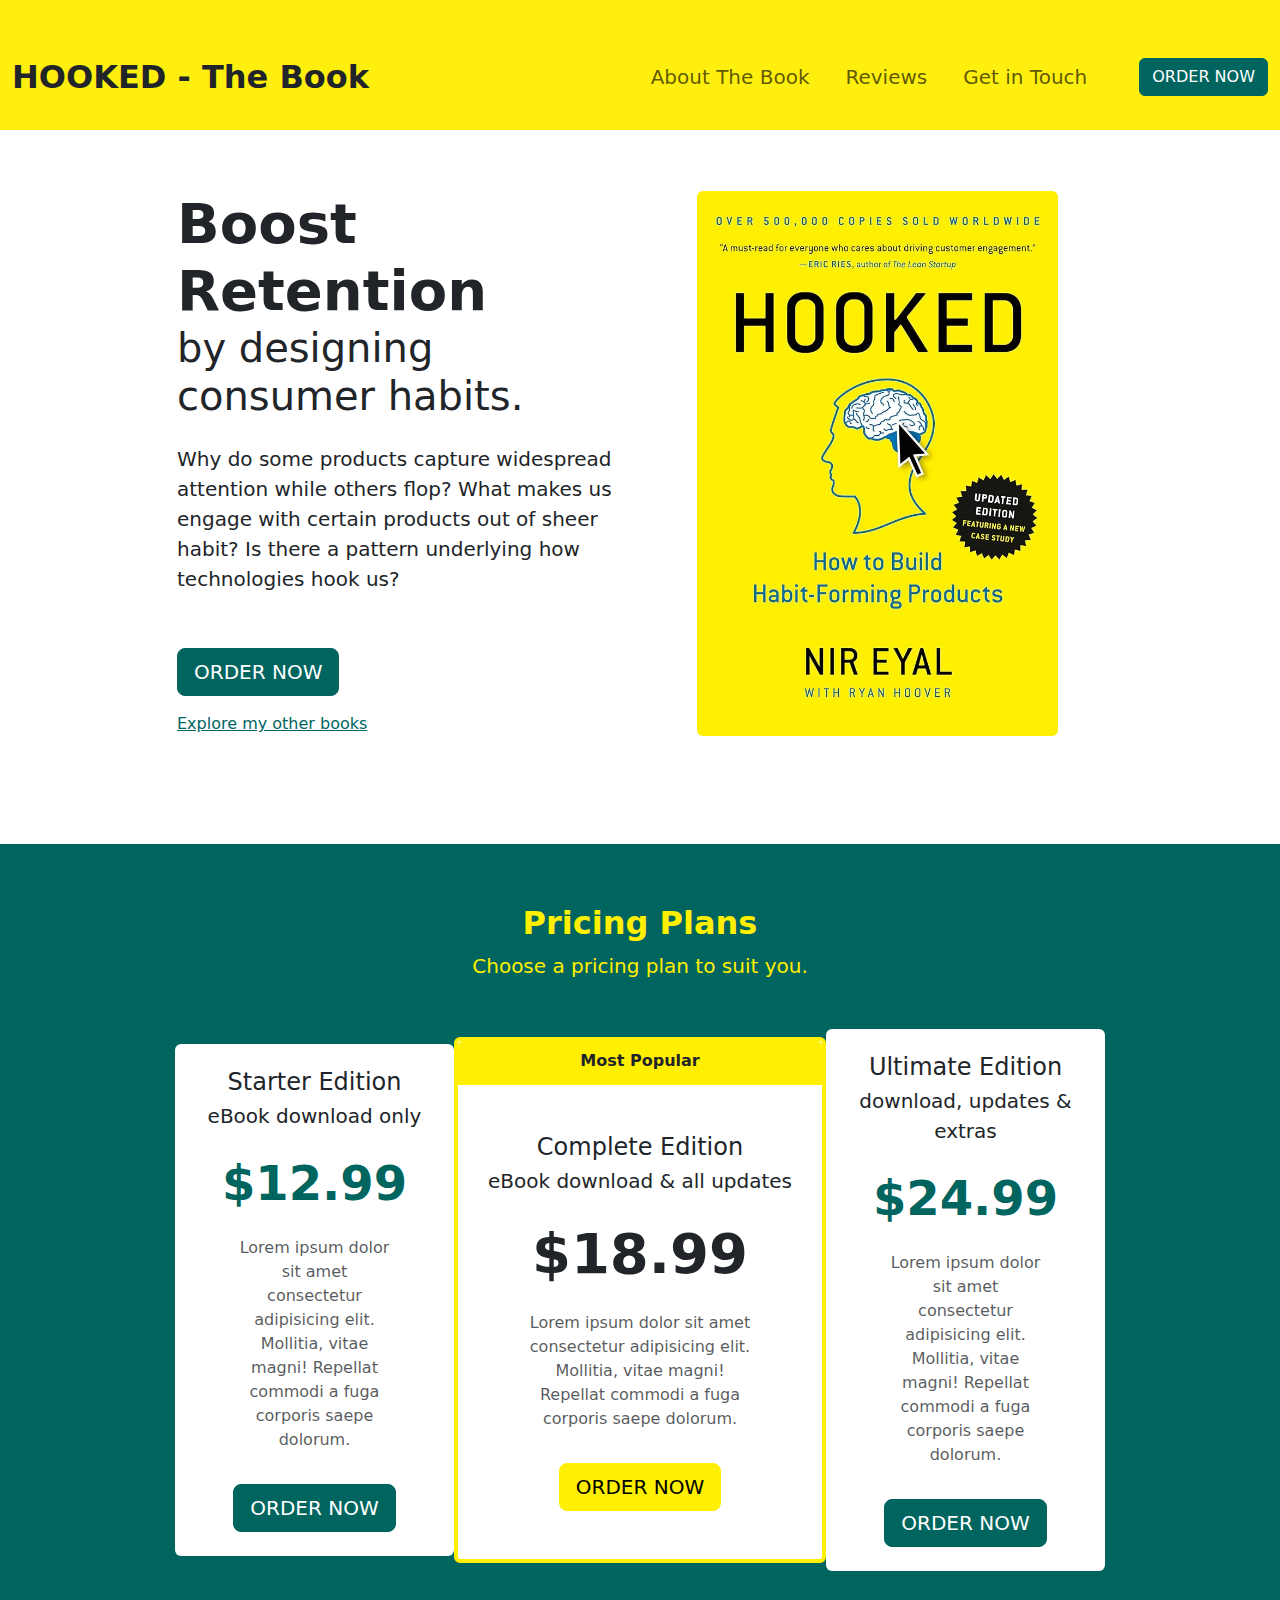
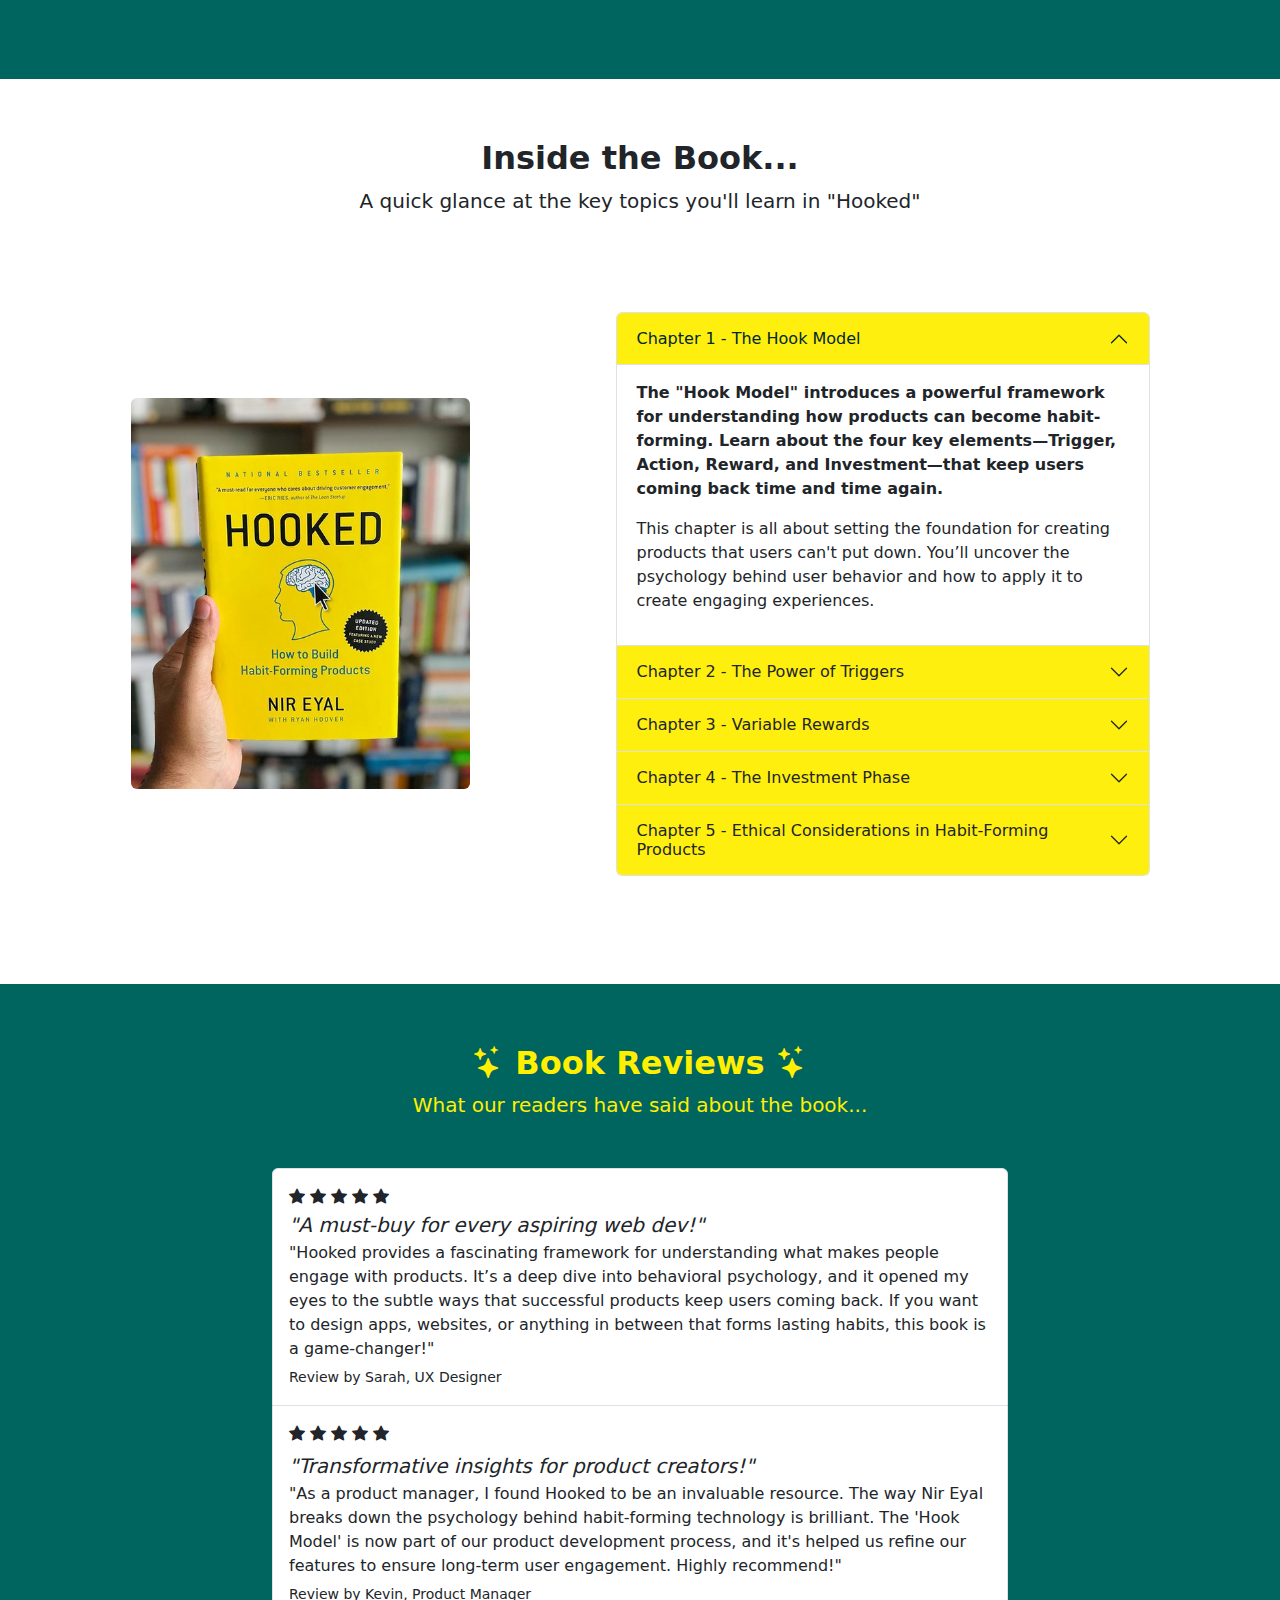
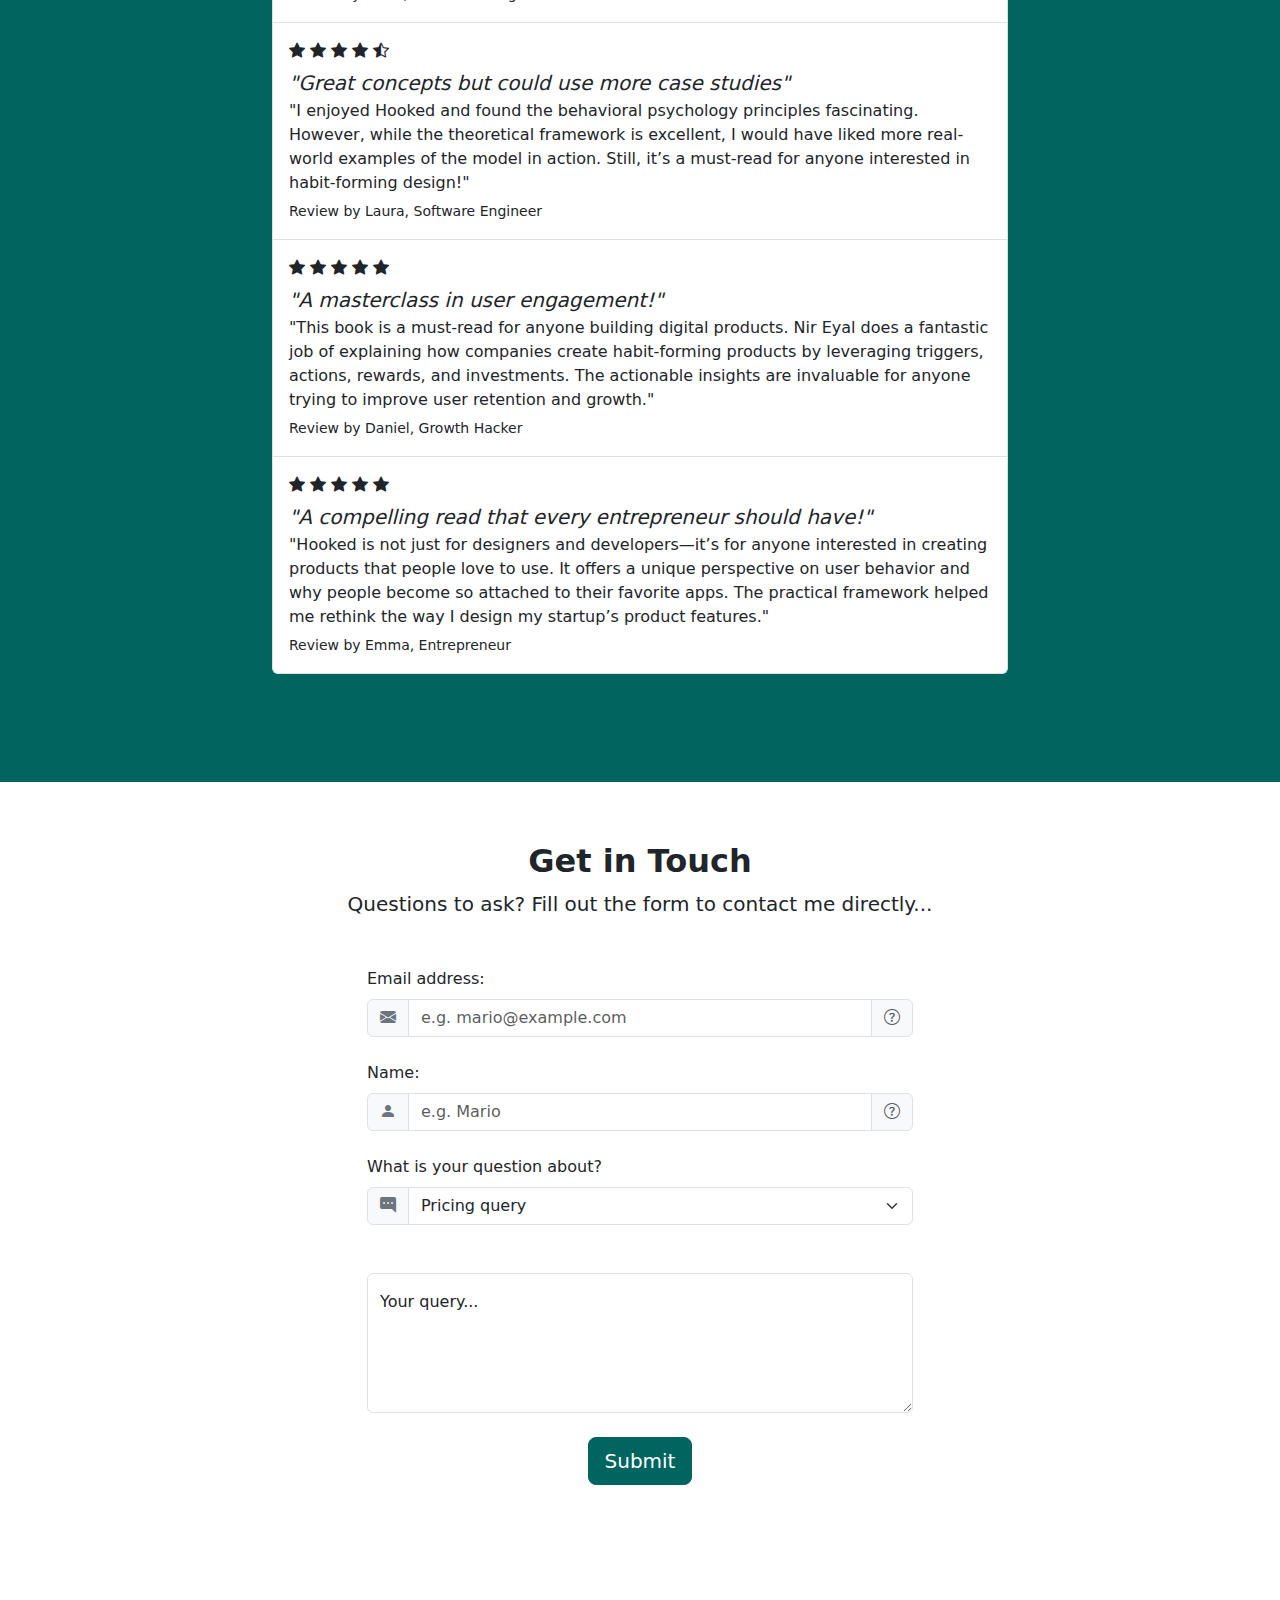
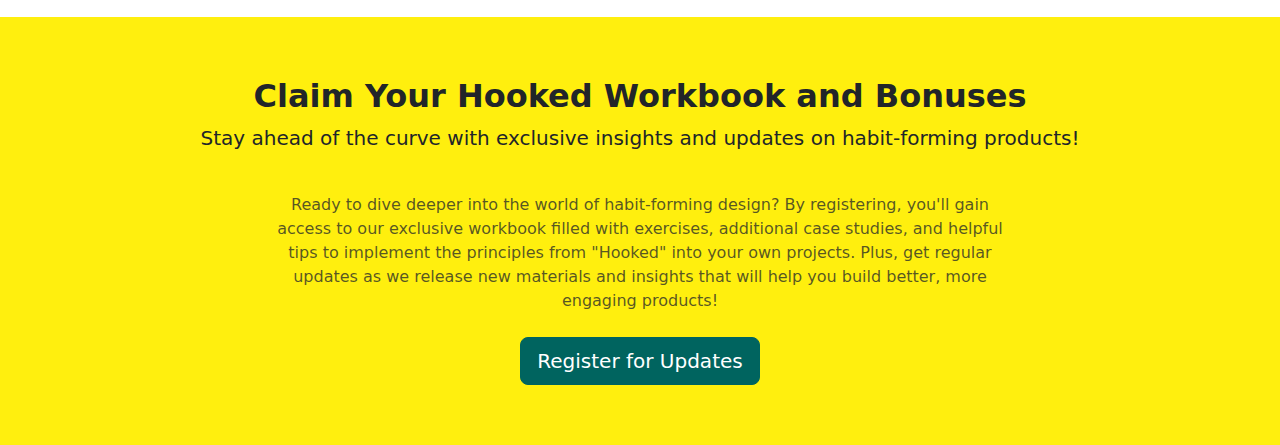
<file: index.html>
<!DOCTYPE html>
<html lang="en">
  <head>
    <meta charset="UTF-8" />
    <meta http-equiv="X-UA-Compatible" content="IE=edge" />
    <meta name="viewport" content="width=device-width, initial-scale=1.0" />
    <title>Hooked - The Book</title>

    <!-- Bootstrap Icons -->
    <link
      rel="stylesheet"
      href="https://cdn.jsdelivr.net/npm/bootstrap-icons@1.5.0/font/bootstrap-icons.css"
    />

    <!-- Main stylesheet (minified) -->
    <link href="css/main.min.css" rel="stylesheet" />

    <!-- Google Fonts -->
    <link
      href="https://fonts.googleapis.com/css2?family=Bebas+Neue&display=swap"
      rel="stylesheet"
    />
    <link
      href="https://fonts.googleapis.com/css2?family=Bebas+Neue&family=Open+Sans:wght@400;600&display=swap"
      rel="stylesheet"
    />

    <style>
      section {
        padding: 60px 0;
      }
    </style>
  </head>

  <body>
    <!-- Navbar -->
    <nav class="navbar navbar-expand-md pt-5 pb-4" style="background-color: #ffef0e">
      <div class="container-xxl">
        <!-- Navbar brand / title -->
        <a class="navbar-brand" href="#intro">
          <span class="text-dark fw-bold title-text">HOOKED - The Book</span>
        </a>

        <!-- Mobile toggle button -->
        <button
          class="navbar-toggler"
          type="button"
          data-bs-toggle="collapse"
          data-bs-target="#main-nav"
          aria-controls="main-nav"
          aria-expanded="false"
          aria-label="Toggle navigation"
        >
          <span class="navbar-toggler-icon"></span>
        </button>

        <!-- Navbar links -->
        <div class="collapse navbar-collapse" id="main-nav">
          <ul class="navbar-nav ms-auto">
            <!-- Navigation links -->
            <li class="nav-item">
              <a class="nav-link fs-5" href="#topics">About The Book</a>
            </li>
            <li class="nav-item">
              <a class="nav-link fs-5" href="#reviews">Reviews</a>
            </li>
            <li class="nav-item">
              <a class="nav-link fs-5" href="#contact">Get in Touch</a>
            </li>
            <li class="nav-item d-md-none">
              <a class="nav-link fs-5" href="#pricing">Pricing</a>
            </li>
          </ul>

          <!-- Call to action button -->
          <ul class="navbar-nav ms-4">
            <li class="nav-item d-none d-md-inline">
              <a class="btn btn-primary" href="#pricing">ORDER NOW</a>
            </li>
          </ul>
        </div>
      </div>
    </nav>

    <!-- Main Image & Intro Text -->
    <section id="intro">
      <div class="container-lg">
        <div class="row g-4 justify-content-center align-items-center">
          <!-- Intro Text Block -->
          <div class="col-md-5 text-center text-md-start">
            <h1>
              <div class="display-4 fw-bold">Boost Retention</div>
              <div class="display-6">by designing consumer habits.</div>
            </h1>
            <p class="lead my-4">
              Why do some products capture widespread attention while others
              flop? What makes us engage with certain products out of sheer
              habit? Is there a pattern underlying how technologies hook us?
            </p>

            <!-- Call to Action Button -->
            <a href="#pricing" class="btn btn-primary btn-lg">ORDER NOW</a>

            <!-- Open Sidebar / Offcanvas -->
            <a
              href="#sidebar"
              class="d-block mt-3"
              data-bs-toggle="offcanvas"
              role="button"
              aria-controls="sidebar"
            >
              Explore my other books
            </a>
          </div>

          <!-- Image Block (Visible on md and above) -->
          <div class="col-md-5 text-center d-none d-md-block">
            <span
              class="tt"
              data-bs-placement="bottom"
              title="Net Ninja Pro book cover"
            >
              <img
                src="assets/6.jpg"
                class="img-fluid smaller-img rounded"
                alt="ebook"
              />
            </span>
          </div>
        </div>
      </div>
    </section>

    <!-- Pricing Plans Section -->
    <section id="pricing" class="bg-primary mt-5">
      <div class="container-lg">
        <div class="text-center">
          <h2 class="text-altyellow fw-bold">Pricing Plans</h2>
          <p class="lead text-altyellow">Choose a pricing plan to suit you.</p>
        </div>

        <!-- Pricing Cards -->
        <div class="row my-5 g-0 align-items-center justify-content-center">
          <!-- Starter Edition Card -->
          <div class="col-8 col-lg-4 col-xl-3">
            <div class="card border-0">
              <div class="card-body text-center py-4">
                <h4 class="card-title">Starter Edition</h4>
                <p class="lead card-subtitle">eBook download only</p>
                <p class="display-5 my-4 text-primary fw-bold">$12.99</p>
                <p class="card-text mx-5 text-muted d-none d-lg-block">
                  Lorem ipsum dolor sit amet consectetur adipisicing elit.
                  Mollitia, vitae magni! Repellat commodi a fuga corporis saepe
                  dolorum.
                </p>
                <a href="#" class="btn btn-primary btn-lg mt-3">ORDER NOW</a>
              </div>
            </div>
          </div>

          <!-- Complete Edition Card (Most Popular) -->
          <div class="col-9 col-lg-4">
            <div class="card border-altyellow border-4">
              <div
                class="card-header text-center fw-bold border-altyellow border-4 bg-altyellow"
              >
                Most Popular
              </div>
              <div class="card-body text-center py-5">
                <h4 class="card-title">Complete Edition</h4>
                <p class="lead card-subtitle">eBook download & all updates</p>
                <p class="display-4 my-4 fw-bold">$18.99</p>
                <p class="card-text mx-5 text-muted d-none d-lg-block">
                  Lorem ipsum dolor sit amet consectetur adipisicing elit.
                  Mollitia, vitae magni! Repellat commodi a fuga corporis saepe
                  dolorum.
                </p>
                <a href="#" class="btn btn-altyellow btn-lg mt-3">ORDER NOW</a>
              </div>
            </div>
          </div>

          <!-- Ultimate Edition Card -->
          <div class="col-8 col-lg-4 col-xl-3">
            <div class="card border-0">
              <div class="card-body text-center py-4">
                <h4 class="card-title">Ultimate Edition</h4>
                <p class="lead card-subtitle">download, updates & extras</p>
                <p class="display-5 my-4 text-primary fw-bold">$24.99</p>
                <p class="card-text mx-5 text-muted d-none d-lg-block">
                  Lorem ipsum dolor sit amet consectetur adipisicing elit.
                  Mollitia, vitae magni! Repellat commodi a fuga corporis saepe
                  dolorum.
                </p>
                <a href="#" class="btn btn-primary btn-lg mt-3">ORDER NOW</a>
              </div>
            </div>
          </div>
        </div>
      </div>
    </section>

    <!-- Topics at a Glance Section -->
    <section id="topics">
      <div class="container-md">
        <!-- Section Title -->
        <div class="text-center">
          <h2 class="fw-bold">Inside the Book...</h2>
          <p class="lead">
            A quick glance at the key topics you'll learn in "Hooked"
          </p>
        </div>

        <!-- Topics Content -->
        <div class="row my-5 g-5 justify-content-around align-items-center">
          <!-- Image Section -->
          <div class="col-6 col-lg-4">
            <img
              src="assets/Screenshot 2024-11-27 at 18-13-36 Ravi Shah Book Reviewer “Hooked by Nir Eyal” A definitive guide to driving customer engagement and habit formation. It is a very well-researched concise and... Instagram.png"
              class="img-fluid rounded"
              alt="ebook"
            />
          </div>

          <!-- Accordion Section -->
          <div class="col-lg-6">
            <div class="accordion" id="chapters">
              <!-- Chapter 1 -->
              <div class="accordion-item">
                <h2 class="accordion-header" id="heading-1">
                  <button
                    class="accordion-button"
                    type="button"
                    data-bs-toggle="collapse"
                    data-bs-target="#chapter-1"
                    aria-expanded="true"
                    aria-controls="chapter-1"
                    style="background-color: #ffef0e"
                  >
                    Chapter 1 - The Hook Model
                  </button>
                </h2>
                <div
                  id="chapter-1"
                  class="accordion-collapse collapse show"
                  aria-labelledby="heading-1"
                  data-bs-parent="#chapters"
                >
                  <div class="accordion-body">
                    <p class="fw-bold">
                      The "Hook Model" introduces a powerful framework for
                      understanding how products can become habit-forming. Learn
                      about the four key elements—Trigger, Action, Reward, and
                      Investment—that keep users coming back time and time
                      again.
                    </p>
                    <p>
                      This chapter is all about setting the foundation for
                      creating products that users can't put down. You’ll
                      uncover the psychology behind user behavior and how to
                      apply it to create engaging experiences.
                    </p>
                  </div>
                </div>
              </div>

              <!-- Chapter 2 -->
              <div class="accordion-item">
                <h2 class="accordion-header" id="heading-2">
                  <button
                    class="accordion-button collapsed"
                    type="button"
                    data-bs-toggle="collapse"
                    data-bs-target="#chapter-2"
                    aria-expanded="false"
                    aria-controls="chapter-2"
                    style="background-color: #ffef0e"
                  >
                    Chapter 2 - The Power of Triggers
                  </button>
                </h2>
                <div
                  id="chapter-2"
                  class="accordion-collapse collapse"
                  aria-labelledby="heading-2"
                  data-bs-parent="#chapters"
                >
                  <div class="accordion-body">
                    <p>
                      In this chapter, we explore the role of "triggers" in
                      habit formation—both external and internal triggers that
                      prompt user behavior. Learn how to craft effective
                      triggers that bring users back to your product, time and
                      time again.
                    </p>
                    <p>
                      Discover the two types of triggers and how they can be
                      used to create seamless user experiences that nudge people
                      into action. Learn about "external triggers" like
                      notifications and "internal triggers" like emotions or
                      routines.
                    </p>
                  </div>
                </div>
              </div>

              <!-- Chapter 3 -->
              <div class="accordion-item">
                <h2 class="accordion-header" id="heading-3">
                  <button
                    class="accordion-button collapsed"
                    type="button"
                    data-bs-toggle="collapse"
                    data-bs-target="#chapter-3"
                    aria-expanded="false"
                    aria-controls="chapter-3"
                    style="background-color: #ffef0e"
                  >
                    Chapter 3 - Variable Rewards
                  </button>
                </h2>
                <div
                  id="chapter-3"
                  class="accordion-collapse collapse"
                  aria-labelledby="heading-3"
                  data-bs-parent="#chapters"
                >
                  <div class="accordion-body">
                    <p>
                      One of the most powerful drivers of habit-forming behavior
                      is the concept of "variable rewards." In this chapter,
                      you'll learn why uncertainty is so addictive and how you
                      can apply this principle to your product design.
                    </p>
                    <p>
                      We'll dive into different types of rewards—material,
                      social, and informational—and how they influence user
                      engagement. By creating variable rewards, you can increase
                      user retention and keep them engaged over the long term.
                    </p>
                  </div>
                </div>
              </div>

              <!-- Chapter 4 -->
              <div class="accordion-item">
                <h2 class="accordion-header" id="heading-4">
                  <button
                    class="accordion-button collapsed"
                    type="button"
                    data-bs-toggle="collapse"
                    data-bs-target="#chapter-4"
                    aria-expanded="false"
                    aria-controls="chapter-4"
                    style="background-color: #ffef0e"
                  >
                    Chapter 4 - The Investment Phase
                  </button>
                </h2>
                <div
                  id="chapter-4"
                  class="accordion-collapse collapse"
                  aria-labelledby="heading-4"
                  data-bs-parent="#chapters"
                >
                  <div class="accordion-body">
                    <p>
                      The final element of the "Hook Model" is investment, where
                      users put something into the product—whether it’s time,
                      data, effort, or money. The more invested a user is, the
                      more likely they are to return.
                    </p>
                    <p>
                      This chapter covers how to leverage investments to build
                      user commitment. Learn how to design products that
                      encourage users to put in the work—ultimately creating a
                      cycle that keeps them engaged and returning.
                    </p>
                  </div>
                </div>
              </div>

              <!-- Chapter 5 -->
              <div class="accordion-item">
                <h2 class="accordion-header" id="heading-5">
                  <button
                    class="accordion-button collapsed"
                    type="button"
                    data-bs-toggle="collapse"
                    data-bs-target="#chapter-5"
                    aria-expanded="false"
                    aria-controls="chapter-5"
                    style="background-color: #ffef0e"
                  >
                    Chapter 5 - Ethical Considerations in Habit-Forming Products
                  </button>
                </h2>
                <div
                  id="chapter-5"
                  class="accordion-collapse collapse"
                  aria-labelledby="heading-5"
                  data-bs-parent="#chapters"
                >
                  <div class="accordion-body">
                    <p>
                      As designers and creators, we must think about the ethical
                      implications of building habit-forming products. This
                      chapter addresses how to ensure your product promotes
                      healthy habits and doesn’t manipulate users into unhealthy
                      cycles.
                    </p>
                    <p>
                      Discover ways to create products that respect the user’s
                      time and well-being, while still keeping them engaged.
                      Learn about ethical frameworks for designing products that
                      are both engaging and responsible.
                    </p>
                  </div>
                </div>
              </div>
            </div>
          </div>
        </div>
      </div>
    </section>

    <!-- Reviews List -->
    <section id="reviews" class="bg-primary">
      <div class="container-lg">
        <div class="text-center">
          <h2 class="text-altyellow fw-bold">
            <i class="bi bi-stars"></i> Book Reviews <i class="bi bi-stars"></i>
          </h2>
          <p class="lead text-altyellow">
            What our readers have said about the book...
          </p>
        </div>

        <div class="row justify-content-center my-5">
          <div class="col-lg-8">
            <div class="list-group">
              <!-- Review 1 -->
              <div class="list-group-item py-3">
                <div class="pb-1">
                  <i class="bi bi-star-fill"></i>
                  <i class="bi bi-star-fill"></i>
                  <i class="bi bi-star-fill"></i>
                  <i class="bi bi-star-fill"></i>
                  <i class="bi bi-star-fill"></i>
                </div>
                <h5 class="mb-1" style="font-style: italic">
                  "A must-buy for every aspiring web dev!"
                </h5>
                <p class="mb-1">
                  "Hooked provides a fascinating framework for understanding
                  what makes people engage with products. It’s a deep dive into
                  behavioral psychology, and it opened my eyes to the subtle
                  ways that successful products keep users coming back. If you
                  want to design apps, websites, or anything in between that
                  forms lasting habits, this book is a game-changer!"
                </p>
                <small>Review by Sarah, UX Designer</small>
              </div>

              <!-- Review 2 -->
              <div class="list-group-item py-3">
                <div class="pb-2">
                  <i class="bi bi-star-fill"></i>
                  <i class="bi bi-star-fill"></i>
                  <i class="bi bi-star-fill"></i>
                  <i class="bi bi-star-fill"></i>
                  <i class="bi bi-star-fill"></i>
                </div>
                <h5 class="mb-1" style="font-style: italic">
                  "Transformative insights for product creators!"
                </h5>
                <p class="mb-1">
                  "As a product manager, I found Hooked to be an invaluable
                  resource. The way Nir Eyal breaks down the psychology behind
                  habit-forming technology is brilliant. The 'Hook Model' is now
                  part of our product development process, and it's helped us
                  refine our features to ensure long-term user engagement.
                  Highly recommend!"
                </p>
                <small>Review by Kevin, Product Manager</small>
              </div>

              <!-- Review 3 -->
              <div class="list-group-item py-3">
                <div class="pb-2">
                  <i class="bi bi-star-fill"></i>
                  <i class="bi bi-star-fill"></i>
                  <i class="bi bi-star-fill"></i>
                  <i class="bi bi-star-fill"></i>
                  <i class="bi bi-star-half"></i>
                </div>
                <h5 class="mb-1" style="font-style: italic">
                  "Great concepts but could use more case studies"
                </h5>
                <p class="mb-1">
                  "I enjoyed Hooked and found the behavioral psychology
                  principles fascinating. However, while the theoretical
                  framework is excellent, I would have liked more real-world
                  examples of the model in action. Still, it’s a must-read for
                  anyone interested in habit-forming design!"
                </p>
                <small>Review by Laura, Software Engineer</small>
              </div>

              <!-- Review 4 -->
              <div class="list-group-item py-3">
                <div class="pb-2">
                  <i class="bi bi-star-fill"></i>
                  <i class="bi bi-star-fill"></i>
                  <i class="bi bi-star-fill"></i>
                  <i class="bi bi-star-fill"></i>
                  <i class="bi bi-star-fill"></i>
                </div>
                <h5 class="mb-1" style="font-style: italic">
                  "A masterclass in user engagement!"
                </h5>
                <p class="mb-1">
                  "This book is a must-read for anyone building digital
                  products. Nir Eyal does a fantastic job of explaining how
                  companies create habit-forming products by leveraging
                  triggers, actions, rewards, and investments. The actionable
                  insights are invaluable for anyone trying to improve user
                  retention and growth."
                </p>
                <small>Review by Daniel, Growth Hacker</small>
              </div>

              <!-- Review 5 -->
              <div class="list-group-item py-3">
                <div class="pb-2">
                  <i class="bi bi-star-fill"></i>
                  <i class="bi bi-star-fill"></i>
                  <i class="bi bi-star-fill"></i>
                  <i class="bi bi-star-fill"></i>
                  <i class="bi bi-star-fill"></i>
                </div>
                <h5 class="mb-1" style="font-style: italic">
                  "A compelling read that every entrepreneur should have!"
                </h5>
                <p class="mb-1">
                  "Hooked is not just for designers and developers—it’s for
                  anyone interested in creating products that people love to
                  use. It offers a unique perspective on user behavior and why
                  people become so attached to their favorite apps. The
                  practical framework helped me rethink the way I design my
                  startup’s product features."
                </p>
                <small>Review by Emma, Entrepreneur</small>
              </div>
            </div>
          </div>
        </div>
      </div>
    </section>

    <!-- Contact Form -->
    <section id="contact">
      <div class="container-lg">
        <div class="text-center">
          <h2 class="fw-bold">Get in Touch</h2>
          <p class="lead">
            Questions to ask? Fill out the form to contact me directly...
          </p>
        </div>
        <div class="row justify-content-center my-5">
          <div class="col-lg-6">
            <form>
              <!-- Email Address -->
              <label for="email" class="form-label">Email address:</label>
              <div class="input-group mb-4">
                <span class="input-group-text">
                  <i class="bi bi-envelope-fill text-secondary"></i>
                </span>
                <input
                  type="text"
                  id="email"
                  class="form-control"
                  placeholder="e.g. mario@example.com"
                />
                <span class="input-group-text">
                  <span
                    class="tt"
                    data-bs-placement="bottom"
                    title="Enter an email address we can reply to."
                  >
                    <i class="bi bi-question-circle text-muted"></i>
                  </span>
                </span>
              </div>

              <!-- Name -->
              <label for="name" class="form-label">Name:</label>
              <div class="mb-4 input-group">
                <span class="input-group-text">
                  <i class="bi bi-person-fill text-secondary"></i>
                </span>
                <input
                  type="text"
                  id="name"
                  class="form-control"
                  placeholder="e.g. Mario"
                />
                <span class="input-group-text">
                  <span
                    class="tt"
                    data-bs-placement="bottom"
                    title="Pretty self explanatory really..."
                  >
                    <i class="bi bi-question-circle text-muted"></i>
                  </span>
                </span>
              </div>

              <!-- Subject -->
              <label for="subject" class="form-label"
                >What is your question about?</label
              >
              <div class="mb-4 input-group">
                <span class="input-group-text">
                  <i class="bi bi-chat-right-dots-fill text-secondary"></i>
                </span>
                <select class="form-select" id="subject">
                  <option value="pricing" selected>Pricing query</option>
                  <option value="content">Content query</option>
                  <option value="other">Other query</option>
                </select>
              </div>

              <!-- Query -->
              <div class="mb-4 mt-5 form-floating">
                <textarea
                  class="form-control"
                  id="query"
                  style="height: 140px"
                  placeholder="query"
                ></textarea>
                <label for="query">Your query...</label>
              </div>

              <!-- Submit Button -->
              <div class="mb-4 text-center">
                <button type="submit" class="btn btn-primary btn-lg">
                  Submit
                </button>
              </div>
            </form>
          </div>
        </div>
      </div>
    </section>

    <!-- Get Updates / Modal Trigger -->
    <section style="background-color: #ffef0e">
      <div class="container">
        <div class="text-center">
          <h2 class="fw-bold">Claim Your Hooked Workbook and Bonuses</h2>
          <p class="lead">
            Stay ahead of the curve with exclusive insights and updates on
            habit-forming products!
          </p>
        </div>
        <div class="row justify-content-center">
          <div class="col-md-8 text-center">
            <p class="text-muted my-4">
              Ready to dive deeper into the world of habit-forming design? By
              registering, you'll gain access to our exclusive workbook filled
              with exercises, additional case studies, and helpful tips to
              implement the principles from "Hooked" into your own projects.
              Plus, get regular updates as we release new materials and insights
              that will help you build better, more engaging products!
            </p>
            <button
              class="btn btn-primary btn-lg"
              data-bs-toggle="modal"
              data-bs-target="#reg-modal"
            >
              Register for Updates
            </button>
          </div>
        </div>
      </div>
    </section>

    <!-- Modal: Register for Updates -->
    <div
      class="modal fade"
      id="reg-modal"
      tabindex="-1"
      aria-labelledby="modal-title"
      aria-hidden="true"
    >
      <div class="modal-dialog">
        <div class="modal-content">
          <div class="modal-header">
            <h5 class="modal-title" id="modal-title">
              Get the Latest Updates on Habit-Forming Products
            </h5>
            <button
              type="button"
              class="btn-close"
              data-bs-dismiss="modal"
              aria-label="Close"
            ></button>
          </div>
          <div class="modal-body">
            <p>
              Sign up now to receive exclusive access to the "Hooked" workbook,
              bonus content, and real-world case studies. Learn how to apply the
              concepts from the book to your own projects and get notifications
              about upcoming content and tools that will help you build products
              users can't live without!
            </p>
            <label for="modal-email" class="form-label"
              >Your email address:</label
            >
            <input
              type="email"
              class="form-control"
              id="modal-email"
              placeholder="e.g. mario@example.com"
              required
            />
          </div>
          <div class="modal-footer">
            <button type="button" class="btn btn-primary">Submit</button>
          </div>
        </div>
      </div>
    </div>

    <!-- Offcanvas Sidebar -->
    <div
      class="offcanvas offcanvas-start"
      tabindex="-1"
      id="sidebar"
      aria-labelledby="sidebar-label"
    >
      <div class="offcanvas-header">
        <h4 class="offcanvas-title fw-bold" id="sidebar-label">
          Explore My Other Books
        </h4>
        <button
          type="button"
          class="btn-close"
          data-bs-dismiss="offcanvas"
          aria-label="Close"
        ></button>
      </div>
      <div class="offcanvas-body">
        <p>
          I’ve written several books aimed at helping you build better habits,
          improve productivity, and design engaging products. Whether you’re
          looking to dive deeper into behavior design or enhance your personal
          effectiveness, my books provide practical insights and actionable
          strategies. Check them out below!
        </p>

        <!-- Dropdown for Book Titles -->
        <div class="dropdown mt-3">
          <button
            class="btn btn-secondary dropdown-toggle bg-primary"
            type="button"
            id="book-dropdown"
            data-bs-toggle="dropdown"
          >
            Choose a book title
          </button>
          <ul class="dropdown-menu" aria-labelledby="book-dropdown">
            <li><a class="dropdown-item" href="#">Indistractable</a></li>
            <li>
              <a class="dropdown-item" href="#"
                >Taking Control to Become Mega-Effective</a
              >
            </li>
            <li>
              <a class="dropdown-item" href="#"
                >Breakthrough in Business and Life</a
              >
            </li>
          </ul>
        </div>
      </div>
    </div>

    <!-- Bootstrap JS Bundle -->
    <script
      src="https://cdn.jsdelivr.net/npm/bootstrap@5.0.1/dist/js/bootstrap.bundle.min.js"
      integrity="sha384-gtEjrD/SeCtmISkJkNUaaKMoLD0//ElJ19smozuHV6z3Iehds+3Ulb9Bn9Plx0x4"
      crossorigin="anonymous"
    ></script>

    <!-- Initialize Bootstrap Tooltips -->
    <script>
      const tooltips = document.querySelectorAll(".tt");
      tooltips.forEach((t) => {
        new bootstrap.Tooltip(t);
      });
    </script>
  </body>
</html>
</file>
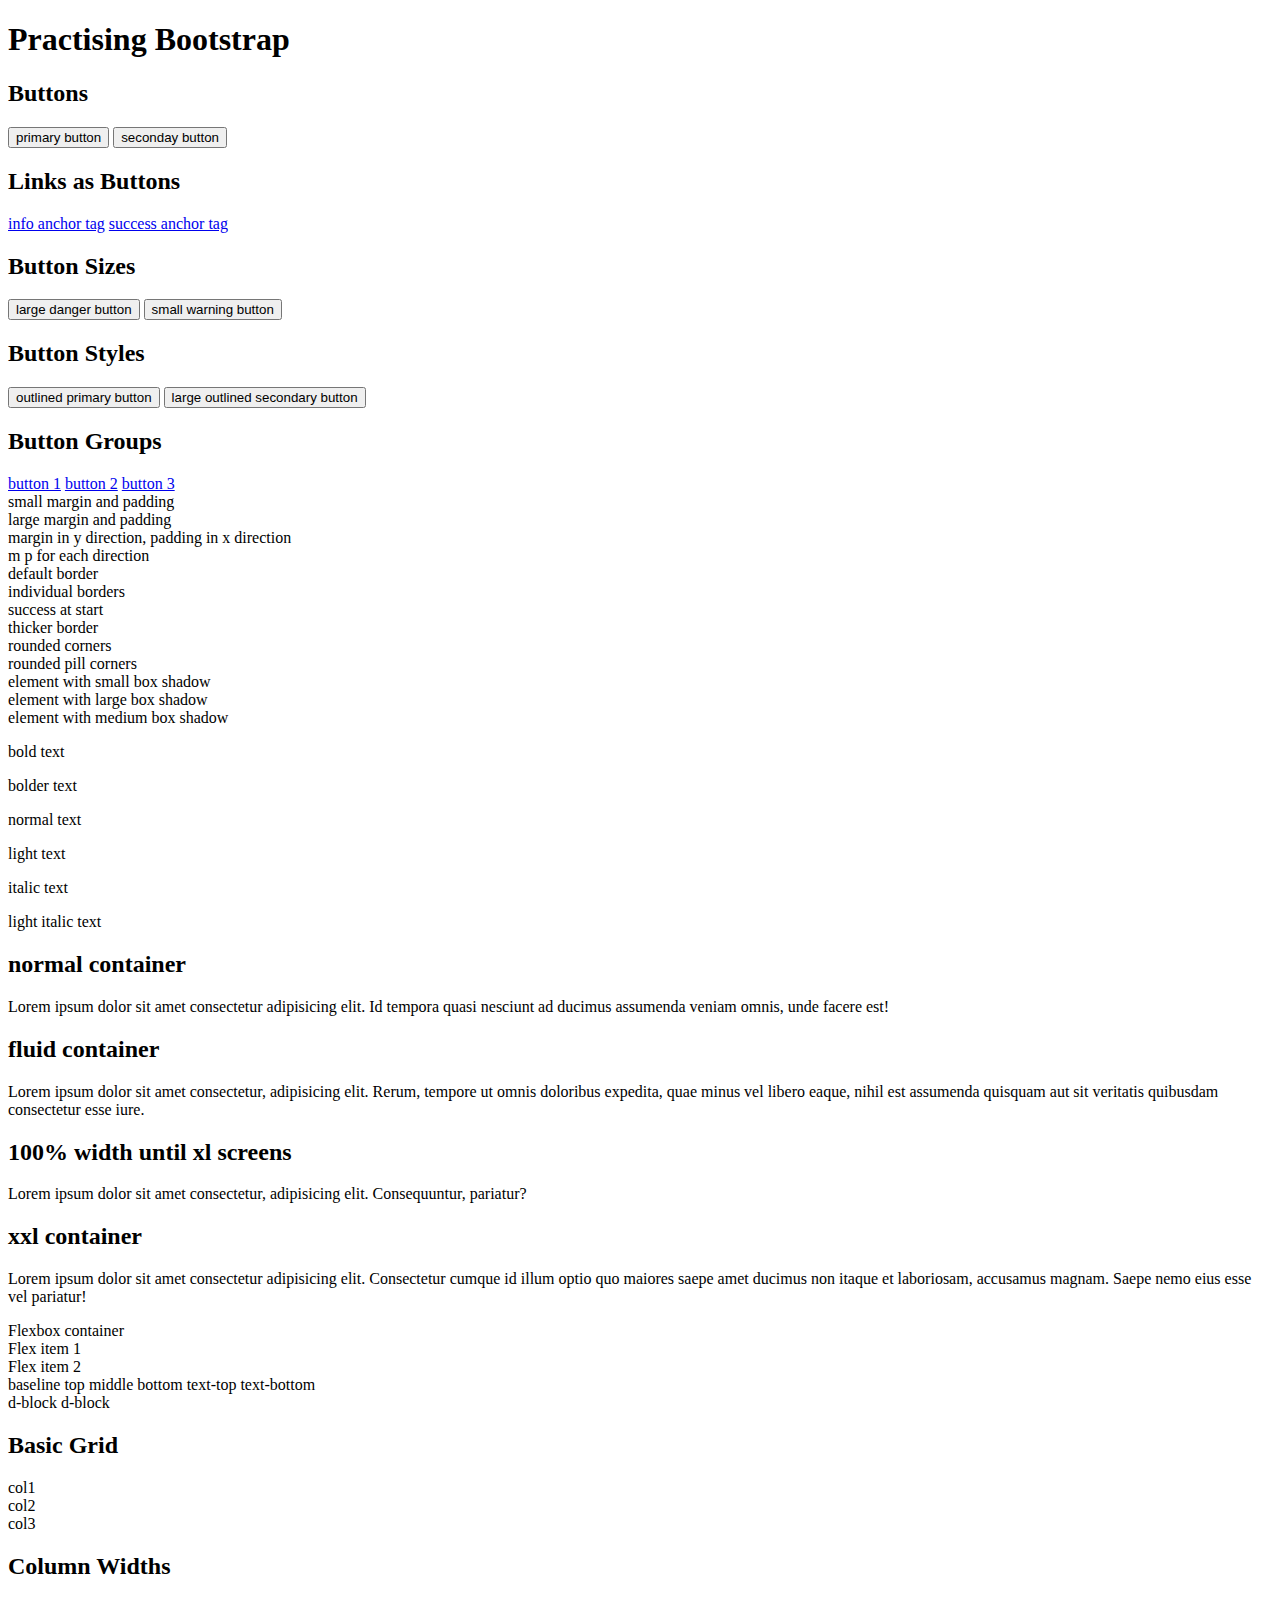
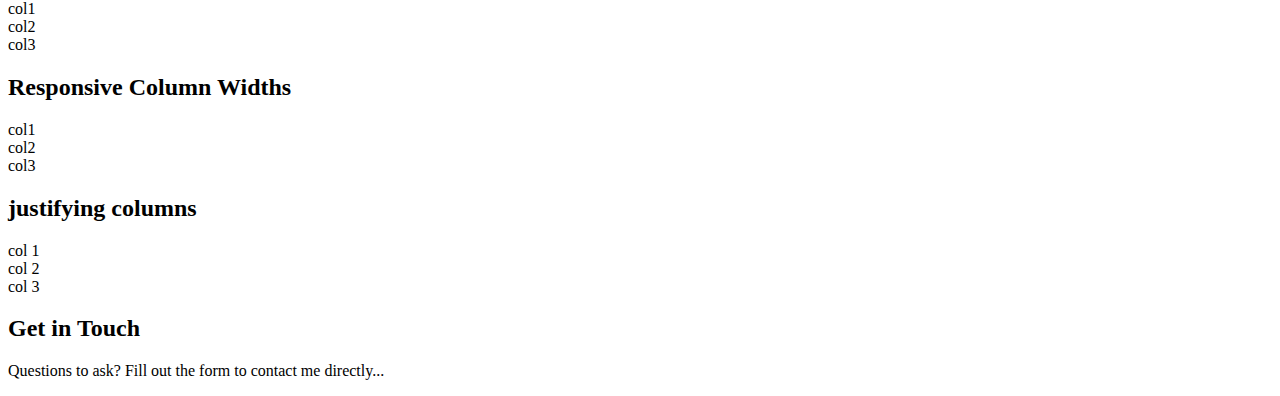
<file: indexpractice.html>
<!DOCTYPE html>
<html lang="en">
  <head>
    <meta charset="UTF-8" />
    <meta name="viewport" content="width=device-width, initial-scale=1.0" />
    <title>Net Ninja Pro - the Book</title>
    <!-- Bootstrap CSS -->
    <link
      href="https://cdn.jsdelivr.net/npm/bootstrap@5.0.2/dist/css/bootstrap.min.css"
      rel="stylesheet"
      integrity="sha384-EVSTQN3/azprG1Anm3QDgpJLIm9Nao0Yz1ztcQTwFspd3yD65VohhpuuCOmLASjC"
      crossorigin="anonymous"
    />
  </head>
  <body>
    <h1 class="ms-3 mt-3 bg-primary">Practising Bootstrap</h1>
    <!-- basic buttons-->
    <h2>Buttons</h2>
    <button class="btn btn-primary">primary button</button>
    <button class="btn btn-secondary">seconday button</button>

    <!-- anchor tags as buttons -->
    <h2>Links as Buttons</h2>

    <a href="#" class="btn btn-info">info anchor tag</a>
    <a href="#" class="btn btn-success">success anchor tag</a>

    <!-- button sizes -->
    <h2>Button Sizes</h2>
    <button class="btn btn-lg btn-danger">large danger button</button>
    <button class="btn btn-sm btn-warning">small warning button</button>

    <!-- oultines styles-->
    <h2>Button Styles</h2>

    <button class="btn btn-outline-primary">outlined primary button</button>
    <button class="btn btn-outline-secondary btn-lg">
      large outlined secondary button
    </button>

    <!-- button groups -->
    <h2>Button Groups</h2>
    <div class="btn-group">
      <a href="#" class="btn btn-secondary">button 1</a>
      <a href="#" class="btn btn-warning">button 2</a>
      <a href="#" class="btn btn-success">button 3</a>
    </div>

    <!-- margin and padding -->
    <div class="bg-primary m-1 p-1">small margin and padding</div>
    <div class="bg-primary m-5 p-5">large margin and padding</div>
    <div class="bg-primary my-3 px-5">
      margin in y direction, padding in x direction
    </div>
    <div class="bg-primary mt-3 mb-4 ms-5 ps-5 pt-4 pe-2 pb-1">
      m p for each direction
    </div>

    <!-- borders -->
    <div class="m-3 p-3 border">default border</div>
    <div class="m-5 p-5 border-top border-end">individual borders</div>
    <div class="m-3 p-3 border-start border-success">success at start</div>
    <div class="m-3 p-3 border-start border-danger border-5">
      thicker border
    </div>
    <div class="m-5 p-5 rounded border border-5">rounded corners</div>
    <div class="m-5 p-5 rounded-pill border border-5">rounded pill corners</div>

    <!-- box shadow -->
    <div class="m-3 p-3 shadow-sm">element with small box shadow</div>
    <div class="m-3 p-3 shadow-lg">element with large box shadow</div>
    <div class="m-3 p-3 shadow">element with medium box shadow</div>

    <!-- font weight -->
    <p class="fw-bold">bold text</p>
    <p class="fw-bolder">bolder text</p>
    <p>normal text</p>
    <p class="fw-light">light text</p>
    <p class="fst-italic">italic text</p>
    <p class="fst-italic fw-light">light italic text</p>

    <!-- containers -->
    <div class="container my-5">
      <h2>normal container</h2>
      <p>
        Lorem ipsum dolor sit amet consectetur adipisicing elit. Id tempora
        quasi nesciunt ad ducimus assumenda veniam omnis, unde facere est!
      </p>
    </div>

    <div class="container-fluid">
      <h2>fluid container</h2>
      <p>
        Lorem ipsum dolor sit amet consectetur, adipisicing elit. Rerum, tempore
        ut omnis doloribus expedita, quae minus vel libero eaque, nihil est
        assumenda quisquam aut sit veritatis quibusdam consectetur esse iure.
      </p>
    </div>

    <div class="container-xl my-5">
      <h2>100% width until xl screens</h2>
      <p>
        Lorem ipsum dolor sit amet consectetur, adipisicing elit. Consequuntur,
        pariatur?
      </p>
    </div>

    <div class="container-xxl my-10">
      <h2>xxl container</h2>
      <p>
        Lorem ipsum dolor sit amet consectetur adipisicing elit. Consectetur
        cumque id illum optio quo maiores saepe amet ducimus non itaque et
        laboriosam, accusamus magnam. Saepe nemo eius esse vel pariatur!
      </p>
    </div>

    <!-- flexbox -->
    <div class="d-flex p-2 bg-light">Flexbox container</div>

    <div class="d-flex flex-column bd-highlight mb-3">
      <div class="p-2 bd-highlight">Flex item 1</div>
      <div class="p-2 bd-highlight">Flex item 2</div>
    </div>

    <!-- vertical align -->
    <div>
      <span class="align-baseline">baseline</span>
      <span class="align-top">top</span>
      <span class="align-middle">middle</span>
      <span class="align-bottom">bottom</span>
      <span class="align-text-top bg-light">text-top</span>
      <span class="align-text-bottom">text-bottom</span>
    </div>

    <!-- d-block -->
    <span class="d-block p-2 bg-primary text-white">d-block</span>
    <span class="d-block p-2 bg-dark text-white">d-block</span>

    <!-- grids-->

    <div class="container-lg my-5">
      <h2>Basic Grid</h2>
      <div class="row">
        <div class="col">
          <div class="p-5 bg-primary text-light">col1</div>
        </div>
        <div class="col">
          <div class="p-5 bg-primary text-light">col2</div>
        </div>
        <div class="col">
          <div class="p-5 bg-primary text-light">col3</div>
        </div>
      </div>
    </div>

    <div class="container-lg my-5">
      <h2>Column Widths</h2>
      <div class="row">
        <div class="col-6">
          <div class="p-5 bg-primary text-light">col1</div>
        </div>
        <div class="col-3">
          <div class="p-5 bg-primary text-light">col2</div>
        </div>
        <div class="col-3">
          <div class="p-5 bg-primary text-light">col3</div>
        </div>
      </div>
    </div>

    <div class="container-lg my-5">
      <h2>Responsive Column Widths</h2>
      <div class="row">
        <div class="col-sm-4 col-lg-6">
          <div class="p-5 bg-primary text-light">col1</div>
        </div>
        <div class="col-sm-4 col-lg-3">
          <div class="p-5 bg-primary text-light">col2</div>
        </div>
        <div class="col-sm-4 col-lg-3">
          <div class="p-5 bg-primary text-light">col3</div>
        </div>
      </div>
    </div>
    <div class="container-lg my-5">
      <h2>justifying columns</h2>
      <div class="row justify-content-center"><!-- j-c-end, j-c-start, j-c-between, j-c-around -->
        <div class="col-md-3">
          <div class="p-5 bg-primary text-light">col 1</div>
        </div>
        <div class="col-md-3">
          <div class="p-5 bg-primary text-light">col 2</div>
        </div>
        <div class="col-md-3">
          <div class="p-5 bg-primary text-light">col 3</div>
        </div>
      </div>
    </div>

 <section id="contact">
  <div class="container-lg">
    <div class="text-center">
      <h2>Get in Touch</h2>
      <p class="lead">Questions to ask? Fill out the form to contact me directly...</p>
    </div>
  </div>
 </section>

    <!-- Bootstrap JS -->
    <script
      src="https://cdn.jsdelivr.net/npm/bootstrap@5.0.2/dist/js/bootstrap.bundle.min.js"
      integrity="sha384-MrcW6ZMFYlzcLA8Nl+NtUVF0sA7MsXsP1UyJoMp4YLEuNSfAP+JcXn/tWtIaxVXM"
      crossorigin="anonymous"
    ></script>
  </body>
</html>
</file>
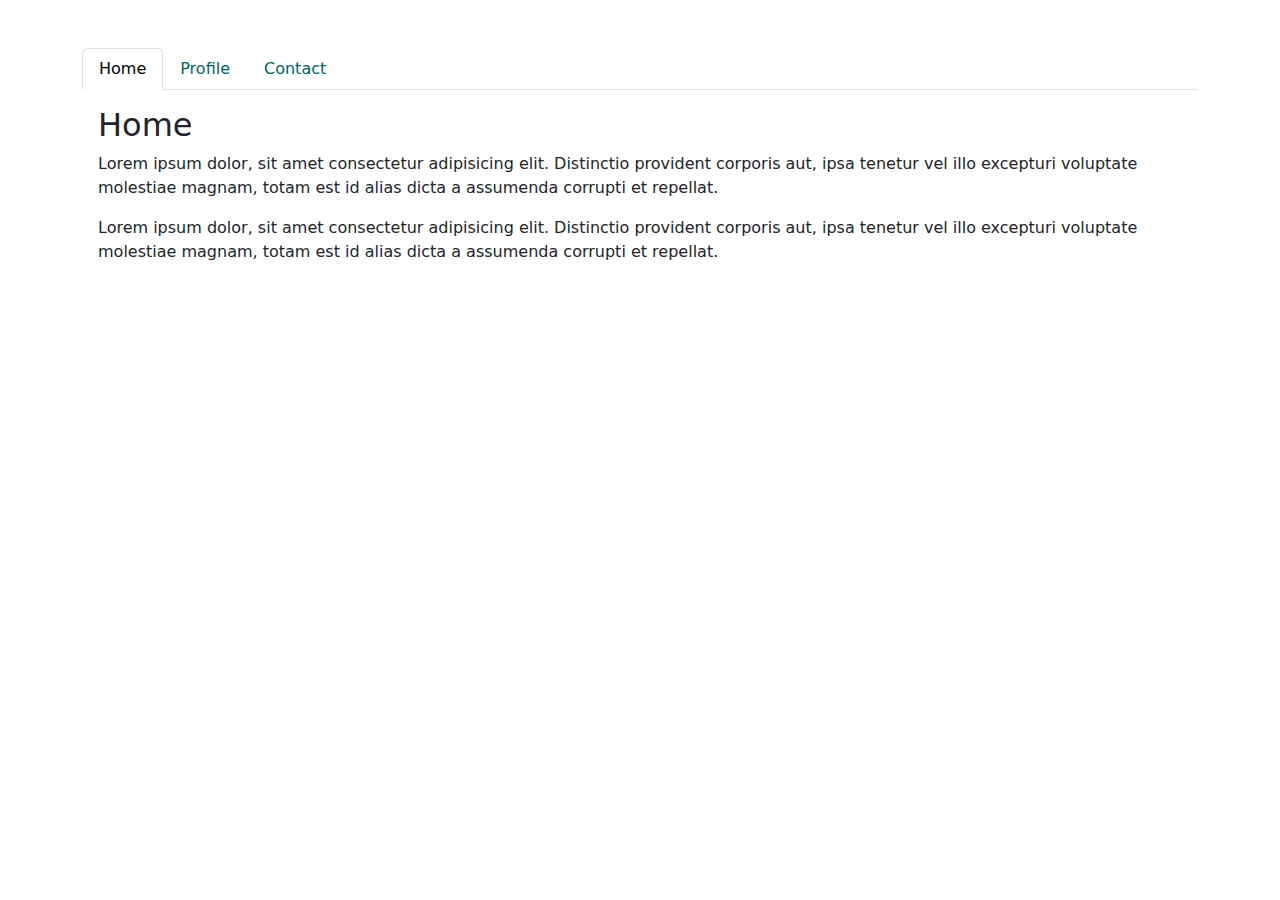
<file: tabs.html>
<!DOCTYPE html>
<html lang="en">
<head>
  <meta charset="UTF-8">
  <meta http-equiv="X-UA-Compatible" content="IE=edge">
  <meta name="viewport" content="width=device-width, initial-scale=1.0">
  <title>Tabs</title>
  <link href="/css/main.min.css" rel="stylesheet">
</head>
<body>
  
  <div class="container my-5">
    <nav>
      <div class="nav nav-tabs" id="nav-tab" role="tablist">

        <button class="nav-link active" id="nav-home-tab" data-bs-toggle="tab" data-bs-target="#nav-home" type="button" role="tab" aria-controls="nav-home" aria-selected="true">Home</button>

        <button class="nav-link" id="nav-profile-tab" data-bs-toggle="tab" data-bs-target="#nav-profile" type="button" role="tab" aria-controls="nav-profile" aria-selected="false">Profile</button>

        <button class="nav-link" id="nav-contact-tab" data-bs-toggle="tab" data-bs-target="#nav-contact" type="button" role="tab" aria-controls="nav-contact" aria-selected="false">Contact</button>

      </div>
    </nav>
    <div class="tab-content" id="nav-tabContent">

      <div class="tab-pane fade show active p-3" id="nav-home" role="tabpanel" aria-labelledby="nav-home-tab">
        <h2>Home</h2>
        <p>Lorem ipsum dolor, sit amet consectetur adipisicing elit. Distinctio provident corporis aut, ipsa tenetur vel illo excepturi voluptate molestiae magnam, totam est id alias dicta a assumenda corrupti et repellat.</p>
        <p>Lorem ipsum dolor, sit amet consectetur adipisicing elit. Distinctio provident corporis aut, ipsa tenetur vel illo excepturi voluptate molestiae magnam, totam est id alias dicta a assumenda corrupti et repellat.</p>
      </div>

      <div class="tab-pane fade p-3" id="nav-profile" role="tabpanel" aria-labelledby="nav-profile-tab">
        <h2>Profile</h2>
        <p>Lorem, ipsum dolor sit amet consectetur adipisicing elit. Quasi, cupiditate nam aperiam possimus, ratione modi enim inventore reiciendis ipsum mollitia, adipisci accusamus! Dolorem omnis illo incidunt ex, sit minus numquam.</p>
        <p>Lorem, ipsum dolor sit amet consectetur adipisicing elit. Quasi, cupiditate nam aperiam possimus, ratione modi enim inventore reiciendis ipsum mollitia, adipisci accusamus! Dolorem omnis illo incidunt ex, sit minus numquam.</p>
      </div>

      <div class="tab-pane fade p-3" id="nav-contact" role="tabpanel" aria-labelledby="nav-contact-tab">
        <h2>Contact</h2>
        <p>Lorem ipsum dolor sit amet consectetur adipisicing elit. Facere voluptates nostrum vel officiis! Magni animi assumenda numquam exercitationem facilis! Excepturi, doloremque illo. Voluptate, natus molestias? Enim repellendus earum ad sunt!</p>
        <p>Lorem ipsum dolor sit amet consectetur adipisicing elit. Facere voluptates nostrum vel officiis! Magni animi assumenda numquam exercitationem facilis! Excepturi, doloremque illo. Voluptate, natus molestias? Enim repellendus earum ad sunt!</p>
      </div>
      
    </div>
  </div>
  
  <!-- bootstrap & popper js -->
  <script src="https://cdn.jsdelivr.net/npm/bootstrap@5.0.1/dist/js/bootstrap.bundle.min.js" integrity="sha384-gtEjrD/SeCtmISkJkNUaaKMoLD0//ElJ19smozuHV6z3Iehds+3Ulb9Bn9Plx0x4" crossorigin="anonymous"></script>

  </script>
</body>
</html>
</file>
<file: css/main.min.css>
.offcanvas-title{color:#00645f}.smaller-img{width:80%}.navbar-brand .title-text{font-size:2rem}.navbar-nav{text-align:center}.navbar-nav .nav-item{margin-left:20px}body{font-family:"Open Sans",sans-serif}#intro .btn{margin-top:30px}/*!
 * Bootstrap  v5.3.3 (https://getbootstrap.com/)
 * Copyright 2011-2024 The Bootstrap Authors
 * Licensed under MIT (https://github.com/twbs/bootstrap/blob/main/LICENSE)
 */:root,[data-bs-theme=light]{--bs-blue: #0d6efd;--bs-indigo: #6610f2;--bs-purple: #6f42c1;--bs-pink: #d63384;--bs-red: #dc3545;--bs-orange: #fd7e14;--bs-yellow: #ffc107;--bs-green: #198754;--bs-teal: #20c997;--bs-cyan: #0dcaf0;--bs-black: #000;--bs-white: #fff;--bs-gray: #6c757d;--bs-gray-dark: #343a40;--bs-gray-100: #f8f9fa;--bs-gray-200: #e9ecef;--bs-gray-300: #dee2e6;--bs-gray-400: #ced4da;--bs-gray-500: #adb5bd;--bs-gray-600: #6c757d;--bs-gray-700: #495057;--bs-gray-800: #343a40;--bs-gray-900: #212529;--bs-altlight: #feffea;--bs-altyellow: #ffef01;--bs-primary: #00645f;--bs-secondary: #6c757d;--bs-success: #198754;--bs-info: #0dcaf0;--bs-warning: #ffc107;--bs-danger: #dc3545;--bs-light: #fbf5e5;--bs-dark: #212529;--bs-altlight-rgb: 254, 255, 234;--bs-altyellow-rgb: 255, 239, 1;--bs-primary-rgb: 0, 100, 95;--bs-secondary-rgb: 108, 117, 125;--bs-success-rgb: 25, 135, 84;--bs-info-rgb: 13, 202, 240;--bs-warning-rgb: 255, 193, 7;--bs-danger-rgb: 220, 53, 69;--bs-light-rgb: 251, 245, 229;--bs-dark-rgb: 33, 37, 41;--bs-primary-text-emphasis: #002826;--bs-secondary-text-emphasis: #2b2f32;--bs-success-text-emphasis: #0a3622;--bs-info-text-emphasis: #055160;--bs-warning-text-emphasis: #664d03;--bs-danger-text-emphasis: #58151c;--bs-light-text-emphasis: #495057;--bs-dark-text-emphasis: #495057;--bs-primary-bg-subtle: #cce0df;--bs-secondary-bg-subtle: #e2e3e5;--bs-success-bg-subtle: #d1e7dd;--bs-info-bg-subtle: #cff4fc;--bs-warning-bg-subtle: #fff3cd;--bs-danger-bg-subtle: #f8d7da;--bs-light-bg-subtle: #fcfcfd;--bs-dark-bg-subtle: #ced4da;--bs-primary-border-subtle: #99c1bf;--bs-secondary-border-subtle: #c4c8cb;--bs-success-border-subtle: #a3cfbb;--bs-info-border-subtle: #9eeaf9;--bs-warning-border-subtle: #ffe69c;--bs-danger-border-subtle: #f1aeb5;--bs-light-border-subtle: #e9ecef;--bs-dark-border-subtle: #adb5bd;--bs-white-rgb: 255, 255, 255;--bs-black-rgb: 0, 0, 0;--bs-font-sans-serif: system-ui, -apple-system, "Segoe UI", Roboto, "Helvetica Neue", "Noto Sans", "Liberation Sans", Arial, sans-serif, "Apple Color Emoji", "Segoe UI Emoji", "Segoe UI Symbol", "Noto Color Emoji";--bs-font-monospace: SFMono-Regular, Menlo, Monaco, Consolas, "Liberation Mono", "Courier New", monospace;--bs-gradient: linear-gradient(180deg, rgba(255, 255, 255, 0.15), rgba(255, 255, 255, 0));--bs-body-font-family: var(--bs-font-sans-serif);--bs-body-font-size:1rem;--bs-body-font-weight: 400;--bs-body-line-height: 1.5;--bs-body-color: #212529;--bs-body-color-rgb: 33, 37, 41;--bs-body-bg: #fff;--bs-body-bg-rgb: 255, 255, 255;--bs-emphasis-color: #000;--bs-emphasis-color-rgb: 0, 0, 0;--bs-secondary-color: rgba(33, 37, 41, 0.75);--bs-secondary-color-rgb: 33, 37, 41;--bs-secondary-bg: #e9ecef;--bs-secondary-bg-rgb: 233, 236, 239;--bs-tertiary-color: rgba(33, 37, 41, 0.5);--bs-tertiary-color-rgb: 33, 37, 41;--bs-tertiary-bg: #f8f9fa;--bs-tertiary-bg-rgb: 248, 249, 250;--bs-heading-color: inherit;--bs-link-color: #00645f;--bs-link-color-rgb: 0, 100, 95;--bs-link-decoration: underline;--bs-link-hover-color: #00504c;--bs-link-hover-color-rgb: 0, 80, 76;--bs-code-color: #d63384;--bs-highlight-color: #212529;--bs-highlight-bg: #fff3cd;--bs-border-width: 1px;--bs-border-style: solid;--bs-border-color: #dee2e6;--bs-border-color-translucent: rgba(0, 0, 0, 0.175);--bs-border-radius: 0.375rem;--bs-border-radius-sm: 0.25rem;--bs-border-radius-lg: 0.5rem;--bs-border-radius-xl: 1rem;--bs-border-radius-xxl: 2rem;--bs-border-radius-2xl: var(--bs-border-radius-xxl);--bs-border-radius-pill: 50rem;--bs-box-shadow: 0 0.5rem 1rem rgba(0, 0, 0, 0.15);--bs-box-shadow-sm: 0 0.125rem 0.25rem rgba(0, 0, 0, 0.075);--bs-box-shadow-lg: 0 1rem 3rem rgba(0, 0, 0, 0.175);--bs-box-shadow-inset: inset 0 1px 2px rgba(0, 0, 0, 0.075);--bs-focus-ring-width: 0.25rem;--bs-focus-ring-opacity: 0.25;--bs-focus-ring-color: rgba(0, 100, 95, 0.25);--bs-form-valid-color: #198754;--bs-form-valid-border-color: #198754;--bs-form-invalid-color: #dc3545;--bs-form-invalid-border-color: #dc3545}[data-bs-theme=dark]{color-scheme:dark;--bs-body-color: #dee2e6;--bs-body-color-rgb: 222, 226, 230;--bs-body-bg: #212529;--bs-body-bg-rgb: 33, 37, 41;--bs-emphasis-color: #fff;--bs-emphasis-color-rgb: 255, 255, 255;--bs-secondary-color: rgba(222, 226, 230, 0.75);--bs-secondary-color-rgb: 222, 226, 230;--bs-secondary-bg: #343a40;--bs-secondary-bg-rgb: 52, 58, 64;--bs-tertiary-color: rgba(222, 226, 230, 0.5);--bs-tertiary-color-rgb: 222, 226, 230;--bs-tertiary-bg: #2b3035;--bs-tertiary-bg-rgb: 43, 48, 53;--bs-primary-text-emphasis: #66a29f;--bs-secondary-text-emphasis: #a7acb1;--bs-success-text-emphasis: #75b798;--bs-info-text-emphasis: #6edff6;--bs-warning-text-emphasis: #ffda6a;--bs-danger-text-emphasis: #ea868f;--bs-light-text-emphasis: #f8f9fa;--bs-dark-text-emphasis: #dee2e6;--bs-primary-bg-subtle: #001413;--bs-secondary-bg-subtle: #161719;--bs-success-bg-subtle: #051b11;--bs-info-bg-subtle: #032830;--bs-warning-bg-subtle: #332701;--bs-danger-bg-subtle: #2c0b0e;--bs-light-bg-subtle: #343a40;--bs-dark-bg-subtle: #1a1d20;--bs-primary-border-subtle: #003c39;--bs-secondary-border-subtle: #41464b;--bs-success-border-subtle: #0f5132;--bs-info-border-subtle: #087990;--bs-warning-border-subtle: #997404;--bs-danger-border-subtle: #842029;--bs-light-border-subtle: #495057;--bs-dark-border-subtle: #343a40;--bs-heading-color: inherit;--bs-link-color: #66a29f;--bs-link-hover-color: #85b5b2;--bs-link-color-rgb: 102, 162, 159;--bs-link-hover-color-rgb: 133, 181, 178;--bs-code-color: #e685b5;--bs-highlight-color: #dee2e6;--bs-highlight-bg: #664d03;--bs-border-color: #495057;--bs-border-color-translucent: rgba(255, 255, 255, 0.15);--bs-form-valid-color: #75b798;--bs-form-valid-border-color: #75b798;--bs-form-invalid-color: #ea868f;--bs-form-invalid-border-color: #ea868f}*,*::before,*::after{box-sizing:border-box}@media(prefers-reduced-motion: no-preference){:root{scroll-behavior:smooth}}body{margin:0;font-family:var(--bs-body-font-family);font-size:var(--bs-body-font-size);font-weight:var(--bs-body-font-weight);line-height:var(--bs-body-line-height);color:var(--bs-body-color);text-align:var(--bs-body-text-align);background-color:var(--bs-body-bg);-webkit-text-size-adjust:100%;-webkit-tap-highlight-color:rgba(0,0,0,0)}hr{margin:1rem 0;color:inherit;border:0;border-top:var(--bs-border-width) solid;opacity:.25}h6,.h6,h5,.h5,h4,.h4,h3,.h3,h2,.h2,h1,.h1{margin-top:0;margin-bottom:.5rem;font-weight:500;line-height:1.2;color:var(--bs-heading-color)}h1,.h1{font-size:calc(1.375rem + 1.5vw)}@media(min-width: 1200px){h1,.h1{font-size:2.5rem}}h2,.h2{font-size:calc(1.325rem + 0.9vw)}@media(min-width: 1200px){h2,.h2{font-size:2rem}}h3,.h3{font-size:calc(1.3rem + 0.6vw)}@media(min-width: 1200px){h3,.h3{font-size:1.75rem}}h4,.h4{font-size:calc(1.275rem + 0.3vw)}@media(min-width: 1200px){h4,.h4{font-size:1.5rem}}h5,.h5{font-size:1.25rem}h6,.h6{font-size:1rem}p{margin-top:0;margin-bottom:1rem}abbr[title]{-webkit-text-decoration:underline dotted;text-decoration:underline dotted;cursor:help;-webkit-text-decoration-skip-ink:none;text-decoration-skip-ink:none}address{margin-bottom:1rem;font-style:normal;line-height:inherit}ol,ul{padding-left:2rem}ol,ul,dl{margin-top:0;margin-bottom:1rem}ol ol,ul ul,ol ul,ul ol{margin-bottom:0}dt{font-weight:700}dd{margin-bottom:.5rem;margin-left:0}blockquote{margin:0 0 1rem}b,strong{font-weight:bolder}small,.small{font-size:0.875em}mark,.mark{padding:.1875em;color:var(--bs-highlight-color);background-color:var(--bs-highlight-bg)}sub,sup{position:relative;font-size:0.75em;line-height:0;vertical-align:baseline}sub{bottom:-0.25em}sup{top:-0.5em}a{color:rgba(var(--bs-link-color-rgb), var(--bs-link-opacity, 1));text-decoration:underline}a:hover{--bs-link-color-rgb: var(--bs-link-hover-color-rgb)}a:not([href]):not([class]),a:not([href]):not([class]):hover{color:inherit;text-decoration:none}pre,code,kbd,samp{font-family:var(--bs-font-monospace);font-size:1em}pre{display:block;margin-top:0;margin-bottom:1rem;overflow:auto;font-size:0.875em}pre code{font-size:inherit;color:inherit;word-break:normal}code{font-size:0.875em;color:var(--bs-code-color);word-wrap:break-word}a>code{color:inherit}kbd{padding:.1875rem .375rem;font-size:0.875em;color:var(--bs-body-bg);background-color:var(--bs-body-color);border-radius:.25rem}kbd kbd{padding:0;font-size:1em}figure{margin:0 0 1rem}img,svg{vertical-align:middle}table{caption-side:bottom;border-collapse:collapse}caption{padding-top:.5rem;padding-bottom:.5rem;color:var(--bs-secondary-color);text-align:left}th{text-align:inherit;text-align:-webkit-match-parent}thead,tbody,tfoot,tr,td,th{border-color:inherit;border-style:solid;border-width:0}label{display:inline-block}button{border-radius:0}button:focus:not(:focus-visible){outline:0}input,button,select,optgroup,textarea{margin:0;font-family:inherit;font-size:inherit;line-height:inherit}button,select{text-transform:none}[role=button]{cursor:pointer}select{word-wrap:normal}select:disabled{opacity:1}[list]:not([type=date]):not([type=datetime-local]):not([type=month]):not([type=week]):not([type=time])::-webkit-calendar-picker-indicator{display:none !important}button,[type=button],[type=reset],[type=submit]{-webkit-appearance:button}button:not(:disabled),[type=button]:not(:disabled),[type=reset]:not(:disabled),[type=submit]:not(:disabled){cursor:pointer}::-moz-focus-inner{padding:0;border-style:none}textarea{resize:vertical}fieldset{min-width:0;padding:0;margin:0;border:0}legend{float:left;width:100%;padding:0;margin-bottom:.5rem;font-size:calc(1.275rem + 0.3vw);line-height:inherit}@media(min-width: 1200px){legend{font-size:1.5rem}}legend+*{clear:left}::-webkit-datetime-edit-fields-wrapper,::-webkit-datetime-edit-text,::-webkit-datetime-edit-minute,::-webkit-datetime-edit-hour-field,::-webkit-datetime-edit-day-field,::-webkit-datetime-edit-month-field,::-webkit-datetime-edit-year-field{padding:0}::-webkit-inner-spin-button{height:auto}[type=search]{-webkit-appearance:textfield;outline-offset:-2px}::-webkit-search-decoration{-webkit-appearance:none}::-webkit-color-swatch-wrapper{padding:0}::file-selector-button{font:inherit;-webkit-appearance:button}output{display:inline-block}iframe{border:0}summary{display:list-item;cursor:pointer}progress{vertical-align:baseline}[hidden]{display:none !important}.lead{font-size:1.25rem;font-weight:300}.display-1{font-size:calc(1.625rem + 4.5vw);font-weight:300;line-height:1.2}@media(min-width: 1200px){.display-1{font-size:5rem}}.display-2{font-size:calc(1.575rem + 3.9vw);font-weight:300;line-height:1.2}@media(min-width: 1200px){.display-2{font-size:4.5rem}}.display-3{font-size:calc(1.525rem + 3.3vw);font-weight:300;line-height:1.2}@media(min-width: 1200px){.display-3{font-size:4rem}}.display-4{font-size:calc(1.475rem + 2.7vw);font-weight:300;line-height:1.2}@media(min-width: 1200px){.display-4{font-size:3.5rem}}.display-5{font-size:calc(1.425rem + 2.1vw);font-weight:300;line-height:1.2}@media(min-width: 1200px){.display-5{font-size:3rem}}.display-6{font-size:calc(1.375rem + 1.5vw);font-weight:300;line-height:1.2}@media(min-width: 1200px){.display-6{font-size:2.5rem}}.list-unstyled{padding-left:0;list-style:none}.list-inline{padding-left:0;list-style:none}.list-inline-item{display:inline-block}.list-inline-item:not(:last-child){margin-right:.5rem}.initialism{font-size:0.875em;text-transform:uppercase}.blockquote{margin-bottom:1rem;font-size:1.25rem}.blockquote>:last-child{margin-bottom:0}.blockquote-footer{margin-top:-1rem;margin-bottom:1rem;font-size:0.875em;color:#6c757d}.blockquote-footer::before{content:"— "}.img-fluid{max-width:100%;height:auto}.img-thumbnail{padding:.25rem;background-color:var(--bs-body-bg);border:var(--bs-border-width) solid var(--bs-border-color);border-radius:var(--bs-border-radius);max-width:100%;height:auto}.figure{display:inline-block}.figure-img{margin-bottom:.5rem;line-height:1}.figure-caption{font-size:0.875em;color:var(--bs-secondary-color)}.container,.container-fluid,.container-xxl,.container-xl,.container-lg,.container-md,.container-sm{--bs-gutter-x: 1.5rem;--bs-gutter-y: 0;width:100%;padding-right:calc(var(--bs-gutter-x)*.5);padding-left:calc(var(--bs-gutter-x)*.5);margin-right:auto;margin-left:auto}@media(min-width: 576px){.container-sm,.container{max-width:540px}}@media(min-width: 768px){.container-md,.container-sm,.container{max-width:720px}}@media(min-width: 992px){.container-lg,.container-md,.container-sm,.container{max-width:960px}}@media(min-width: 1200px){.container-xl,.container-lg,.container-md,.container-sm,.container{max-width:1140px}}@media(min-width: 1400px){.container-xxl,.container-xl,.container-lg,.container-md,.container-sm,.container{max-width:1320px}}:root{--bs-breakpoint-xs: 0;--bs-breakpoint-sm: 576px;--bs-breakpoint-md: 768px;--bs-breakpoint-lg: 992px;--bs-breakpoint-xl: 1200px;--bs-breakpoint-xxl: 1400px}.row{--bs-gutter-x: 1.5rem;--bs-gutter-y: 0;display:flex;flex-wrap:wrap;margin-top:calc(-1*var(--bs-gutter-y));margin-right:calc(-0.5*var(--bs-gutter-x));margin-left:calc(-0.5*var(--bs-gutter-x))}.row>*{flex-shrink:0;width:100%;max-width:100%;padding-right:calc(var(--bs-gutter-x)*.5);padding-left:calc(var(--bs-gutter-x)*.5);margin-top:var(--bs-gutter-y)}.col{flex:1 0 0%}.row-cols-auto>*{flex:0 0 auto;width:auto}.row-cols-1>*{flex:0 0 auto;width:100%}.row-cols-2>*{flex:0 0 auto;width:50%}.row-cols-3>*{flex:0 0 auto;width:33.33333333%}.row-cols-4>*{flex:0 0 auto;width:25%}.row-cols-5>*{flex:0 0 auto;width:20%}.row-cols-6>*{flex:0 0 auto;width:16.66666667%}.col-auto{flex:0 0 auto;width:auto}.col-1{flex:0 0 auto;width:8.33333333%}.col-2{flex:0 0 auto;width:16.66666667%}.col-3{flex:0 0 auto;width:25%}.col-4{flex:0 0 auto;width:33.33333333%}.col-5{flex:0 0 auto;width:41.66666667%}.col-6{flex:0 0 auto;width:50%}.col-7{flex:0 0 auto;width:58.33333333%}.col-8{flex:0 0 auto;width:66.66666667%}.col-9{flex:0 0 auto;width:75%}.col-10{flex:0 0 auto;width:83.33333333%}.col-11{flex:0 0 auto;width:91.66666667%}.col-12{flex:0 0 auto;width:100%}.offset-1{margin-left:8.33333333%}.offset-2{margin-left:16.66666667%}.offset-3{margin-left:25%}.offset-4{margin-left:33.33333333%}.offset-5{margin-left:41.66666667%}.offset-6{margin-left:50%}.offset-7{margin-left:58.33333333%}.offset-8{margin-left:66.66666667%}.offset-9{margin-left:75%}.offset-10{margin-left:83.33333333%}.offset-11{margin-left:91.66666667%}.g-0,.gx-0{--bs-gutter-x: 0}.g-0,.gy-0{--bs-gutter-y: 0}.g-1,.gx-1{--bs-gutter-x: 0.25rem}.g-1,.gy-1{--bs-gutter-y: 0.25rem}.g-2,.gx-2{--bs-gutter-x: 0.5rem}.g-2,.gy-2{--bs-gutter-y: 0.5rem}.g-3,.gx-3{--bs-gutter-x: 1rem}.g-3,.gy-3{--bs-gutter-y: 1rem}.g-4,.gx-4{--bs-gutter-x: 1.5rem}.g-4,.gy-4{--bs-gutter-y: 1.5rem}.g-5,.gx-5{--bs-gutter-x: 3rem}.g-5,.gy-5{--bs-gutter-y: 3rem}@media(min-width: 576px){.col-sm{flex:1 0 0%}.row-cols-sm-auto>*{flex:0 0 auto;width:auto}.row-cols-sm-1>*{flex:0 0 auto;width:100%}.row-cols-sm-2>*{flex:0 0 auto;width:50%}.row-cols-sm-3>*{flex:0 0 auto;width:33.33333333%}.row-cols-sm-4>*{flex:0 0 auto;width:25%}.row-cols-sm-5>*{flex:0 0 auto;width:20%}.row-cols-sm-6>*{flex:0 0 auto;width:16.66666667%}.col-sm-auto{flex:0 0 auto;width:auto}.col-sm-1{flex:0 0 auto;width:8.33333333%}.col-sm-2{flex:0 0 auto;width:16.66666667%}.col-sm-3{flex:0 0 auto;width:25%}.col-sm-4{flex:0 0 auto;width:33.33333333%}.col-sm-5{flex:0 0 auto;width:41.66666667%}.col-sm-6{flex:0 0 auto;width:50%}.col-sm-7{flex:0 0 auto;width:58.33333333%}.col-sm-8{flex:0 0 auto;width:66.66666667%}.col-sm-9{flex:0 0 auto;width:75%}.col-sm-10{flex:0 0 auto;width:83.33333333%}.col-sm-11{flex:0 0 auto;width:91.66666667%}.col-sm-12{flex:0 0 auto;width:100%}.offset-sm-0{margin-left:0}.offset-sm-1{margin-left:8.33333333%}.offset-sm-2{margin-left:16.66666667%}.offset-sm-3{margin-left:25%}.offset-sm-4{margin-left:33.33333333%}.offset-sm-5{margin-left:41.66666667%}.offset-sm-6{margin-left:50%}.offset-sm-7{margin-left:58.33333333%}.offset-sm-8{margin-left:66.66666667%}.offset-sm-9{margin-left:75%}.offset-sm-10{margin-left:83.33333333%}.offset-sm-11{margin-left:91.66666667%}.g-sm-0,.gx-sm-0{--bs-gutter-x: 0}.g-sm-0,.gy-sm-0{--bs-gutter-y: 0}.g-sm-1,.gx-sm-1{--bs-gutter-x: 0.25rem}.g-sm-1,.gy-sm-1{--bs-gutter-y: 0.25rem}.g-sm-2,.gx-sm-2{--bs-gutter-x: 0.5rem}.g-sm-2,.gy-sm-2{--bs-gutter-y: 0.5rem}.g-sm-3,.gx-sm-3{--bs-gutter-x: 1rem}.g-sm-3,.gy-sm-3{--bs-gutter-y: 1rem}.g-sm-4,.gx-sm-4{--bs-gutter-x: 1.5rem}.g-sm-4,.gy-sm-4{--bs-gutter-y: 1.5rem}.g-sm-5,.gx-sm-5{--bs-gutter-x: 3rem}.g-sm-5,.gy-sm-5{--bs-gutter-y: 3rem}}@media(min-width: 768px){.col-md{flex:1 0 0%}.row-cols-md-auto>*{flex:0 0 auto;width:auto}.row-cols-md-1>*{flex:0 0 auto;width:100%}.row-cols-md-2>*{flex:0 0 auto;width:50%}.row-cols-md-3>*{flex:0 0 auto;width:33.33333333%}.row-cols-md-4>*{flex:0 0 auto;width:25%}.row-cols-md-5>*{flex:0 0 auto;width:20%}.row-cols-md-6>*{flex:0 0 auto;width:16.66666667%}.col-md-auto{flex:0 0 auto;width:auto}.col-md-1{flex:0 0 auto;width:8.33333333%}.col-md-2{flex:0 0 auto;width:16.66666667%}.col-md-3{flex:0 0 auto;width:25%}.col-md-4{flex:0 0 auto;width:33.33333333%}.col-md-5{flex:0 0 auto;width:41.66666667%}.col-md-6{flex:0 0 auto;width:50%}.col-md-7{flex:0 0 auto;width:58.33333333%}.col-md-8{flex:0 0 auto;width:66.66666667%}.col-md-9{flex:0 0 auto;width:75%}.col-md-10{flex:0 0 auto;width:83.33333333%}.col-md-11{flex:0 0 auto;width:91.66666667%}.col-md-12{flex:0 0 auto;width:100%}.offset-md-0{margin-left:0}.offset-md-1{margin-left:8.33333333%}.offset-md-2{margin-left:16.66666667%}.offset-md-3{margin-left:25%}.offset-md-4{margin-left:33.33333333%}.offset-md-5{margin-left:41.66666667%}.offset-md-6{margin-left:50%}.offset-md-7{margin-left:58.33333333%}.offset-md-8{margin-left:66.66666667%}.offset-md-9{margin-left:75%}.offset-md-10{margin-left:83.33333333%}.offset-md-11{margin-left:91.66666667%}.g-md-0,.gx-md-0{--bs-gutter-x: 0}.g-md-0,.gy-md-0{--bs-gutter-y: 0}.g-md-1,.gx-md-1{--bs-gutter-x: 0.25rem}.g-md-1,.gy-md-1{--bs-gutter-y: 0.25rem}.g-md-2,.gx-md-2{--bs-gutter-x: 0.5rem}.g-md-2,.gy-md-2{--bs-gutter-y: 0.5rem}.g-md-3,.gx-md-3{--bs-gutter-x: 1rem}.g-md-3,.gy-md-3{--bs-gutter-y: 1rem}.g-md-4,.gx-md-4{--bs-gutter-x: 1.5rem}.g-md-4,.gy-md-4{--bs-gutter-y: 1.5rem}.g-md-5,.gx-md-5{--bs-gutter-x: 3rem}.g-md-5,.gy-md-5{--bs-gutter-y: 3rem}}@media(min-width: 992px){.col-lg{flex:1 0 0%}.row-cols-lg-auto>*{flex:0 0 auto;width:auto}.row-cols-lg-1>*{flex:0 0 auto;width:100%}.row-cols-lg-2>*{flex:0 0 auto;width:50%}.row-cols-lg-3>*{flex:0 0 auto;width:33.33333333%}.row-cols-lg-4>*{flex:0 0 auto;width:25%}.row-cols-lg-5>*{flex:0 0 auto;width:20%}.row-cols-lg-6>*{flex:0 0 auto;width:16.66666667%}.col-lg-auto{flex:0 0 auto;width:auto}.col-lg-1{flex:0 0 auto;width:8.33333333%}.col-lg-2{flex:0 0 auto;width:16.66666667%}.col-lg-3{flex:0 0 auto;width:25%}.col-lg-4{flex:0 0 auto;width:33.33333333%}.col-lg-5{flex:0 0 auto;width:41.66666667%}.col-lg-6{flex:0 0 auto;width:50%}.col-lg-7{flex:0 0 auto;width:58.33333333%}.col-lg-8{flex:0 0 auto;width:66.66666667%}.col-lg-9{flex:0 0 auto;width:75%}.col-lg-10{flex:0 0 auto;width:83.33333333%}.col-lg-11{flex:0 0 auto;width:91.66666667%}.col-lg-12{flex:0 0 auto;width:100%}.offset-lg-0{margin-left:0}.offset-lg-1{margin-left:8.33333333%}.offset-lg-2{margin-left:16.66666667%}.offset-lg-3{margin-left:25%}.offset-lg-4{margin-left:33.33333333%}.offset-lg-5{margin-left:41.66666667%}.offset-lg-6{margin-left:50%}.offset-lg-7{margin-left:58.33333333%}.offset-lg-8{margin-left:66.66666667%}.offset-lg-9{margin-left:75%}.offset-lg-10{margin-left:83.33333333%}.offset-lg-11{margin-left:91.66666667%}.g-lg-0,.gx-lg-0{--bs-gutter-x: 0}.g-lg-0,.gy-lg-0{--bs-gutter-y: 0}.g-lg-1,.gx-lg-1{--bs-gutter-x: 0.25rem}.g-lg-1,.gy-lg-1{--bs-gutter-y: 0.25rem}.g-lg-2,.gx-lg-2{--bs-gutter-x: 0.5rem}.g-lg-2,.gy-lg-2{--bs-gutter-y: 0.5rem}.g-lg-3,.gx-lg-3{--bs-gutter-x: 1rem}.g-lg-3,.gy-lg-3{--bs-gutter-y: 1rem}.g-lg-4,.gx-lg-4{--bs-gutter-x: 1.5rem}.g-lg-4,.gy-lg-4{--bs-gutter-y: 1.5rem}.g-lg-5,.gx-lg-5{--bs-gutter-x: 3rem}.g-lg-5,.gy-lg-5{--bs-gutter-y: 3rem}}@media(min-width: 1200px){.col-xl{flex:1 0 0%}.row-cols-xl-auto>*{flex:0 0 auto;width:auto}.row-cols-xl-1>*{flex:0 0 auto;width:100%}.row-cols-xl-2>*{flex:0 0 auto;width:50%}.row-cols-xl-3>*{flex:0 0 auto;width:33.33333333%}.row-cols-xl-4>*{flex:0 0 auto;width:25%}.row-cols-xl-5>*{flex:0 0 auto;width:20%}.row-cols-xl-6>*{flex:0 0 auto;width:16.66666667%}.col-xl-auto{flex:0 0 auto;width:auto}.col-xl-1{flex:0 0 auto;width:8.33333333%}.col-xl-2{flex:0 0 auto;width:16.66666667%}.col-xl-3{flex:0 0 auto;width:25%}.col-xl-4{flex:0 0 auto;width:33.33333333%}.col-xl-5{flex:0 0 auto;width:41.66666667%}.col-xl-6{flex:0 0 auto;width:50%}.col-xl-7{flex:0 0 auto;width:58.33333333%}.col-xl-8{flex:0 0 auto;width:66.66666667%}.col-xl-9{flex:0 0 auto;width:75%}.col-xl-10{flex:0 0 auto;width:83.33333333%}.col-xl-11{flex:0 0 auto;width:91.66666667%}.col-xl-12{flex:0 0 auto;width:100%}.offset-xl-0{margin-left:0}.offset-xl-1{margin-left:8.33333333%}.offset-xl-2{margin-left:16.66666667%}.offset-xl-3{margin-left:25%}.offset-xl-4{margin-left:33.33333333%}.offset-xl-5{margin-left:41.66666667%}.offset-xl-6{margin-left:50%}.offset-xl-7{margin-left:58.33333333%}.offset-xl-8{margin-left:66.66666667%}.offset-xl-9{margin-left:75%}.offset-xl-10{margin-left:83.33333333%}.offset-xl-11{margin-left:91.66666667%}.g-xl-0,.gx-xl-0{--bs-gutter-x: 0}.g-xl-0,.gy-xl-0{--bs-gutter-y: 0}.g-xl-1,.gx-xl-1{--bs-gutter-x: 0.25rem}.g-xl-1,.gy-xl-1{--bs-gutter-y: 0.25rem}.g-xl-2,.gx-xl-2{--bs-gutter-x: 0.5rem}.g-xl-2,.gy-xl-2{--bs-gutter-y: 0.5rem}.g-xl-3,.gx-xl-3{--bs-gutter-x: 1rem}.g-xl-3,.gy-xl-3{--bs-gutter-y: 1rem}.g-xl-4,.gx-xl-4{--bs-gutter-x: 1.5rem}.g-xl-4,.gy-xl-4{--bs-gutter-y: 1.5rem}.g-xl-5,.gx-xl-5{--bs-gutter-x: 3rem}.g-xl-5,.gy-xl-5{--bs-gutter-y: 3rem}}@media(min-width: 1400px){.col-xxl{flex:1 0 0%}.row-cols-xxl-auto>*{flex:0 0 auto;width:auto}.row-cols-xxl-1>*{flex:0 0 auto;width:100%}.row-cols-xxl-2>*{flex:0 0 auto;width:50%}.row-cols-xxl-3>*{flex:0 0 auto;width:33.33333333%}.row-cols-xxl-4>*{flex:0 0 auto;width:25%}.row-cols-xxl-5>*{flex:0 0 auto;width:20%}.row-cols-xxl-6>*{flex:0 0 auto;width:16.66666667%}.col-xxl-auto{flex:0 0 auto;width:auto}.col-xxl-1{flex:0 0 auto;width:8.33333333%}.col-xxl-2{flex:0 0 auto;width:16.66666667%}.col-xxl-3{flex:0 0 auto;width:25%}.col-xxl-4{flex:0 0 auto;width:33.33333333%}.col-xxl-5{flex:0 0 auto;width:41.66666667%}.col-xxl-6{flex:0 0 auto;width:50%}.col-xxl-7{flex:0 0 auto;width:58.33333333%}.col-xxl-8{flex:0 0 auto;width:66.66666667%}.col-xxl-9{flex:0 0 auto;width:75%}.col-xxl-10{flex:0 0 auto;width:83.33333333%}.col-xxl-11{flex:0 0 auto;width:91.66666667%}.col-xxl-12{flex:0 0 auto;width:100%}.offset-xxl-0{margin-left:0}.offset-xxl-1{margin-left:8.33333333%}.offset-xxl-2{margin-left:16.66666667%}.offset-xxl-3{margin-left:25%}.offset-xxl-4{margin-left:33.33333333%}.offset-xxl-5{margin-left:41.66666667%}.offset-xxl-6{margin-left:50%}.offset-xxl-7{margin-left:58.33333333%}.offset-xxl-8{margin-left:66.66666667%}.offset-xxl-9{margin-left:75%}.offset-xxl-10{margin-left:83.33333333%}.offset-xxl-11{margin-left:91.66666667%}.g-xxl-0,.gx-xxl-0{--bs-gutter-x: 0}.g-xxl-0,.gy-xxl-0{--bs-gutter-y: 0}.g-xxl-1,.gx-xxl-1{--bs-gutter-x: 0.25rem}.g-xxl-1,.gy-xxl-1{--bs-gutter-y: 0.25rem}.g-xxl-2,.gx-xxl-2{--bs-gutter-x: 0.5rem}.g-xxl-2,.gy-xxl-2{--bs-gutter-y: 0.5rem}.g-xxl-3,.gx-xxl-3{--bs-gutter-x: 1rem}.g-xxl-3,.gy-xxl-3{--bs-gutter-y: 1rem}.g-xxl-4,.gx-xxl-4{--bs-gutter-x: 1.5rem}.g-xxl-4,.gy-xxl-4{--bs-gutter-y: 1.5rem}.g-xxl-5,.gx-xxl-5{--bs-gutter-x: 3rem}.g-xxl-5,.gy-xxl-5{--bs-gutter-y: 3rem}}.table{--bs-table-color-type: initial;--bs-table-bg-type: initial;--bs-table-color-state: initial;--bs-table-bg-state: initial;--bs-table-color: var(--bs-emphasis-color);--bs-table-bg: var(--bs-body-bg);--bs-table-border-color: var(--bs-border-color);--bs-table-accent-bg: transparent;--bs-table-striped-color: var(--bs-emphasis-color);--bs-table-striped-bg: rgba(var(--bs-emphasis-color-rgb), 0.05);--bs-table-active-color: var(--bs-emphasis-color);--bs-table-active-bg: rgba(var(--bs-emphasis-color-rgb), 0.1);--bs-table-hover-color: var(--bs-emphasis-color);--bs-table-hover-bg: rgba(var(--bs-emphasis-color-rgb), 0.075);width:100%;margin-bottom:1rem;vertical-align:top;border-color:var(--bs-table-border-color)}.table>:not(caption)>*>*{padding:.5rem .5rem;color:var(--bs-table-color-state, var(--bs-table-color-type, var(--bs-table-color)));background-color:var(--bs-table-bg);border-bottom-width:var(--bs-border-width);box-shadow:inset 0 0 0 9999px var(--bs-table-bg-state, var(--bs-table-bg-type, var(--bs-table-accent-bg)))}.table>tbody{vertical-align:inherit}.table>thead{vertical-align:bottom}.table-group-divider{border-top:calc(var(--bs-border-width)*2) solid currentcolor}.caption-top{caption-side:top}.table-sm>:not(caption)>*>*{padding:.25rem .25rem}.table-bordered>:not(caption)>*{border-width:var(--bs-border-width) 0}.table-bordered>:not(caption)>*>*{border-width:0 var(--bs-border-width)}.table-borderless>:not(caption)>*>*{border-bottom-width:0}.table-borderless>:not(:first-child){border-top-width:0}.table-striped>tbody>tr:nth-of-type(odd)>*{--bs-table-color-type: var(--bs-table-striped-color);--bs-table-bg-type: var(--bs-table-striped-bg)}.table-striped-columns>:not(caption)>tr>:nth-child(even){--bs-table-color-type: var(--bs-table-striped-color);--bs-table-bg-type: var(--bs-table-striped-bg)}.table-active{--bs-table-color-state: var(--bs-table-active-color);--bs-table-bg-state: var(--bs-table-active-bg)}.table-hover>tbody>tr:hover>*{--bs-table-color-state: var(--bs-table-hover-color);--bs-table-bg-state: var(--bs-table-hover-bg)}.table-primary{--bs-table-color: #000;--bs-table-bg: #cce0df;--bs-table-border-color: #a3b3b2;--bs-table-striped-bg: #c2d5d4;--bs-table-striped-color: #000;--bs-table-active-bg: #b8cac9;--bs-table-active-color: #000;--bs-table-hover-bg: #bdcfce;--bs-table-hover-color: #000;color:var(--bs-table-color);border-color:var(--bs-table-border-color)}.table-secondary{--bs-table-color: #000;--bs-table-bg: #e2e3e5;--bs-table-border-color: #b5b6b7;--bs-table-striped-bg: #d7d8da;--bs-table-striped-color: #000;--bs-table-active-bg: #cbccce;--bs-table-active-color: #000;--bs-table-hover-bg: #d1d2d4;--bs-table-hover-color: #000;color:var(--bs-table-color);border-color:var(--bs-table-border-color)}.table-success{--bs-table-color: #000;--bs-table-bg: #d1e7dd;--bs-table-border-color: #a7b9b1;--bs-table-striped-bg: #c7dbd2;--bs-table-striped-color: #000;--bs-table-active-bg: #bcd0c7;--bs-table-active-color: #000;--bs-table-hover-bg: #c1d6cc;--bs-table-hover-color: #000;color:var(--bs-table-color);border-color:var(--bs-table-border-color)}.table-info{--bs-table-color: #000;--bs-table-bg: #cff4fc;--bs-table-border-color: #a6c3ca;--bs-table-striped-bg: #c5e8ef;--bs-table-striped-color: #000;--bs-table-active-bg: #badce3;--bs-table-active-color: #000;--bs-table-hover-bg: #bfe2e9;--bs-table-hover-color: #000;color:var(--bs-table-color);border-color:var(--bs-table-border-color)}.table-warning{--bs-table-color: #000;--bs-table-bg: #fff3cd;--bs-table-border-color: #ccc2a4;--bs-table-striped-bg: #f2e7c3;--bs-table-striped-color: #000;--bs-table-active-bg: #e6dbb9;--bs-table-active-color: #000;--bs-table-hover-bg: #ece1be;--bs-table-hover-color: #000;color:var(--bs-table-color);border-color:var(--bs-table-border-color)}.table-danger{--bs-table-color: #000;--bs-table-bg: #f8d7da;--bs-table-border-color: #c6acae;--bs-table-striped-bg: #eccccf;--bs-table-striped-color: #000;--bs-table-active-bg: #dfc2c4;--bs-table-active-color: #000;--bs-table-hover-bg: #e5c7ca;--bs-table-hover-color: #000;color:var(--bs-table-color);border-color:var(--bs-table-border-color)}.table-light{--bs-table-color: #000;--bs-table-bg: #fbf5e5;--bs-table-border-color: #c9c4b7;--bs-table-striped-bg: #eee9da;--bs-table-striped-color: #000;--bs-table-active-bg: #e2ddce;--bs-table-active-color: #000;--bs-table-hover-bg: #e8e3d4;--bs-table-hover-color: #000;color:var(--bs-table-color);border-color:var(--bs-table-border-color)}.table-dark{--bs-table-color: #fff;--bs-table-bg: #212529;--bs-table-border-color: #4d5154;--bs-table-striped-bg: #2c3034;--bs-table-striped-color: #fff;--bs-table-active-bg: #373b3e;--bs-table-active-color: #fff;--bs-table-hover-bg: #323539;--bs-table-hover-color: #fff;color:var(--bs-table-color);border-color:var(--bs-table-border-color)}.table-responsive{overflow-x:auto;-webkit-overflow-scrolling:touch}@media(max-width: 575.98px){.table-responsive-sm{overflow-x:auto;-webkit-overflow-scrolling:touch}}@media(max-width: 767.98px){.table-responsive-md{overflow-x:auto;-webkit-overflow-scrolling:touch}}@media(max-width: 991.98px){.table-responsive-lg{overflow-x:auto;-webkit-overflow-scrolling:touch}}@media(max-width: 1199.98px){.table-responsive-xl{overflow-x:auto;-webkit-overflow-scrolling:touch}}@media(max-width: 1399.98px){.table-responsive-xxl{overflow-x:auto;-webkit-overflow-scrolling:touch}}.form-label{margin-bottom:.5rem}.col-form-label{padding-top:calc(0.375rem + var(--bs-border-width));padding-bottom:calc(0.375rem + var(--bs-border-width));margin-bottom:0;font-size:inherit;line-height:1.5}.col-form-label-lg{padding-top:calc(0.5rem + var(--bs-border-width));padding-bottom:calc(0.5rem + var(--bs-border-width));font-size:1.25rem}.col-form-label-sm{padding-top:calc(0.25rem + var(--bs-border-width));padding-bottom:calc(0.25rem + var(--bs-border-width));font-size:0.875rem}.form-text{margin-top:.25rem;font-size:0.875em;color:var(--bs-secondary-color)}.form-control{display:block;width:100%;padding:.375rem .75rem;font-size:1rem;font-weight:400;line-height:1.5;color:var(--bs-body-color);-webkit-appearance:none;-moz-appearance:none;appearance:none;background-color:var(--bs-body-bg);background-clip:padding-box;border:var(--bs-border-width) solid var(--bs-border-color);border-radius:var(--bs-border-radius);transition:border-color .15s ease-in-out,box-shadow .15s ease-in-out}@media(prefers-reduced-motion: reduce){.form-control{transition:none}}.form-control[type=file]{overflow:hidden}.form-control[type=file]:not(:disabled):not([readonly]){cursor:pointer}.form-control:focus{color:var(--bs-body-color);background-color:var(--bs-body-bg);border-color:#80b2af;outline:0;box-shadow:0 0 0 .25rem rgba(0,100,95,.25)}.form-control::-webkit-date-and-time-value{min-width:85px;height:1.5em;margin:0}.form-control::-webkit-datetime-edit{display:block;padding:0}.form-control::-moz-placeholder{color:var(--bs-secondary-color);opacity:1}.form-control::placeholder{color:var(--bs-secondary-color);opacity:1}.form-control:disabled{background-color:var(--bs-secondary-bg);opacity:1}.form-control::file-selector-button{padding:.375rem .75rem;margin:-0.375rem -0.75rem;margin-inline-end:.75rem;color:var(--bs-body-color);background-color:var(--bs-tertiary-bg);pointer-events:none;border-color:inherit;border-style:solid;border-width:0;border-inline-end-width:var(--bs-border-width);border-radius:0;transition:color .15s ease-in-out,background-color .15s ease-in-out,border-color .15s ease-in-out,box-shadow .15s ease-in-out}@media(prefers-reduced-motion: reduce){.form-control::file-selector-button{transition:none}}.form-control:hover:not(:disabled):not([readonly])::file-selector-button{background-color:var(--bs-secondary-bg)}.form-control-plaintext{display:block;width:100%;padding:.375rem 0;margin-bottom:0;line-height:1.5;color:var(--bs-body-color);background-color:rgba(0,0,0,0);border:solid rgba(0,0,0,0);border-width:var(--bs-border-width) 0}.form-control-plaintext:focus{outline:0}.form-control-plaintext.form-control-sm,.form-control-plaintext.form-control-lg{padding-right:0;padding-left:0}.form-control-sm{min-height:calc(1.5em + 0.5rem + calc(var(--bs-border-width) * 2));padding:.25rem .5rem;font-size:0.875rem;border-radius:var(--bs-border-radius-sm)}.form-control-sm::file-selector-button{padding:.25rem .5rem;margin:-0.25rem -0.5rem;margin-inline-end:.5rem}.form-control-lg{min-height:calc(1.5em + 1rem + calc(var(--bs-border-width) * 2));padding:.5rem 1rem;font-size:1.25rem;border-radius:var(--bs-border-radius-lg)}.form-control-lg::file-selector-button{padding:.5rem 1rem;margin:-0.5rem -1rem;margin-inline-end:1rem}textarea.form-control{min-height:calc(1.5em + 0.75rem + calc(var(--bs-border-width) * 2))}textarea.form-control-sm{min-height:calc(1.5em + 0.5rem + calc(var(--bs-border-width) * 2))}textarea.form-control-lg{min-height:calc(1.5em + 1rem + calc(var(--bs-border-width) * 2))}.form-control-color{width:3rem;height:calc(1.5em + 0.75rem + calc(var(--bs-border-width) * 2));padding:.375rem}.form-control-color:not(:disabled):not([readonly]){cursor:pointer}.form-control-color::-moz-color-swatch{border:0 !important;border-radius:var(--bs-border-radius)}.form-control-color::-webkit-color-swatch{border:0 !important;border-radius:var(--bs-border-radius)}.form-control-color.form-control-sm{height:calc(1.5em + 0.5rem + calc(var(--bs-border-width) * 2))}.form-control-color.form-control-lg{height:calc(1.5em + 1rem + calc(var(--bs-border-width) * 2))}.form-select{--bs-form-select-bg-img: url("data:image/svg+xml,%3csvg xmlns='http://www.w3.org/2000/svg' viewBox='0 0 16 16'%3e%3cpath fill='none' stroke='%23343a40' stroke-linecap='round' stroke-linejoin='round' stroke-width='2' d='m2 5 6 6 6-6'/%3e%3c/svg%3e");display:block;width:100%;padding:.375rem 2.25rem .375rem .75rem;font-size:1rem;font-weight:400;line-height:1.5;color:var(--bs-body-color);-webkit-appearance:none;-moz-appearance:none;appearance:none;background-color:var(--bs-body-bg);background-image:var(--bs-form-select-bg-img),var(--bs-form-select-bg-icon, none);background-repeat:no-repeat;background-position:right .75rem center;background-size:16px 12px;border:var(--bs-border-width) solid var(--bs-border-color);border-radius:var(--bs-border-radius);transition:border-color .15s ease-in-out,box-shadow .15s ease-in-out}@media(prefers-reduced-motion: reduce){.form-select{transition:none}}.form-select:focus{border-color:#80b2af;outline:0;box-shadow:0 0 0 .25rem rgba(0,100,95,.25)}.form-select[multiple],.form-select[size]:not([size="1"]){padding-right:.75rem;background-image:none}.form-select:disabled{background-color:var(--bs-secondary-bg)}.form-select:-moz-focusring{color:rgba(0,0,0,0);text-shadow:0 0 0 var(--bs-body-color)}.form-select-sm{padding-top:.25rem;padding-bottom:.25rem;padding-left:.5rem;font-size:0.875rem;border-radius:var(--bs-border-radius-sm)}.form-select-lg{padding-top:.5rem;padding-bottom:.5rem;padding-left:1rem;font-size:1.25rem;border-radius:var(--bs-border-radius-lg)}[data-bs-theme=dark] .form-select{--bs-form-select-bg-img: url("data:image/svg+xml,%3csvg xmlns='http://www.w3.org/2000/svg' viewBox='0 0 16 16'%3e%3cpath fill='none' stroke='%23dee2e6' stroke-linecap='round' stroke-linejoin='round' stroke-width='2' d='m2 5 6 6 6-6'/%3e%3c/svg%3e")}.form-check{display:block;min-height:1.5rem;padding-left:1.5em;margin-bottom:.125rem}.form-check .form-check-input{float:left;margin-left:-1.5em}.form-check-reverse{padding-right:1.5em;padding-left:0;text-align:right}.form-check-reverse .form-check-input{float:right;margin-right:-1.5em;margin-left:0}.form-check-input{--bs-form-check-bg: var(--bs-body-bg);flex-shrink:0;width:1em;height:1em;margin-top:.25em;vertical-align:top;-webkit-appearance:none;-moz-appearance:none;appearance:none;background-color:var(--bs-form-check-bg);background-image:var(--bs-form-check-bg-image);background-repeat:no-repeat;background-position:center;background-size:contain;border:var(--bs-border-width) solid var(--bs-border-color);-webkit-print-color-adjust:exact;print-color-adjust:exact}.form-check-input[type=checkbox]{border-radius:.25em}.form-check-input[type=radio]{border-radius:50%}.form-check-input:active{filter:brightness(90%)}.form-check-input:focus{border-color:#80b2af;outline:0;box-shadow:0 0 0 .25rem rgba(0,100,95,.25)}.form-check-input:checked{background-color:#00645f;border-color:#00645f}.form-check-input:checked[type=checkbox]{--bs-form-check-bg-image: url("data:image/svg+xml,%3csvg xmlns='http://www.w3.org/2000/svg' viewBox='0 0 20 20'%3e%3cpath fill='none' stroke='%23fff' stroke-linecap='round' stroke-linejoin='round' stroke-width='3' d='m6 10 3 3 6-6'/%3e%3c/svg%3e")}.form-check-input:checked[type=radio]{--bs-form-check-bg-image: url("data:image/svg+xml,%3csvg xmlns='http://www.w3.org/2000/svg' viewBox='-4 -4 8 8'%3e%3ccircle r='2' fill='%23fff'/%3e%3c/svg%3e")}.form-check-input[type=checkbox]:indeterminate{background-color:#00645f;border-color:#00645f;--bs-form-check-bg-image: url("data:image/svg+xml,%3csvg xmlns='http://www.w3.org/2000/svg' viewBox='0 0 20 20'%3e%3cpath fill='none' stroke='%23fff' stroke-linecap='round' stroke-linejoin='round' stroke-width='3' d='M6 10h8'/%3e%3c/svg%3e")}.form-check-input:disabled{pointer-events:none;filter:none;opacity:.5}.form-check-input[disabled]~.form-check-label,.form-check-input:disabled~.form-check-label{cursor:default;opacity:.5}.form-switch{padding-left:2.5em}.form-switch .form-check-input{--bs-form-switch-bg: url("data:image/svg+xml,%3csvg xmlns='http://www.w3.org/2000/svg' viewBox='-4 -4 8 8'%3e%3ccircle r='3' fill='rgba%280, 0, 0, 0.25%29'/%3e%3c/svg%3e");width:2em;margin-left:-2.5em;background-image:var(--bs-form-switch-bg);background-position:left center;border-radius:2em;transition:background-position .15s ease-in-out}@media(prefers-reduced-motion: reduce){.form-switch .form-check-input{transition:none}}.form-switch .form-check-input:focus{--bs-form-switch-bg: url("data:image/svg+xml,%3csvg xmlns='http://www.w3.org/2000/svg' viewBox='-4 -4 8 8'%3e%3ccircle r='3' fill='%2380b2af'/%3e%3c/svg%3e")}.form-switch .form-check-input:checked{background-position:right center;--bs-form-switch-bg: url("data:image/svg+xml,%3csvg xmlns='http://www.w3.org/2000/svg' viewBox='-4 -4 8 8'%3e%3ccircle r='3' fill='%23fff'/%3e%3c/svg%3e")}.form-switch.form-check-reverse{padding-right:2.5em;padding-left:0}.form-switch.form-check-reverse .form-check-input{margin-right:-2.5em;margin-left:0}.form-check-inline{display:inline-block;margin-right:1rem}.btn-check{position:absolute;clip:rect(0, 0, 0, 0);pointer-events:none}.btn-check[disabled]+.btn,.btn-check:disabled+.btn{pointer-events:none;filter:none;opacity:.65}[data-bs-theme=dark] .form-switch .form-check-input:not(:checked):not(:focus){--bs-form-switch-bg: url("data:image/svg+xml,%3csvg xmlns='http://www.w3.org/2000/svg' viewBox='-4 -4 8 8'%3e%3ccircle r='3' fill='rgba%28255, 255, 255, 0.25%29'/%3e%3c/svg%3e")}.form-range{width:100%;height:1.5rem;padding:0;-webkit-appearance:none;-moz-appearance:none;appearance:none;background-color:rgba(0,0,0,0)}.form-range:focus{outline:0}.form-range:focus::-webkit-slider-thumb{box-shadow:0 0 0 1px #fff,0 0 0 .25rem rgba(0,100,95,.25)}.form-range:focus::-moz-range-thumb{box-shadow:0 0 0 1px #fff,0 0 0 .25rem rgba(0,100,95,.25)}.form-range::-moz-focus-outer{border:0}.form-range::-webkit-slider-thumb{width:1rem;height:1rem;margin-top:-0.25rem;-webkit-appearance:none;appearance:none;background-color:#00645f;border:0;border-radius:1rem;-webkit-transition:background-color .15s ease-in-out,border-color .15s ease-in-out,box-shadow .15s ease-in-out;transition:background-color .15s ease-in-out,border-color .15s ease-in-out,box-shadow .15s ease-in-out}@media(prefers-reduced-motion: reduce){.form-range::-webkit-slider-thumb{-webkit-transition:none;transition:none}}.form-range::-webkit-slider-thumb:active{background-color:#b3d1cf}.form-range::-webkit-slider-runnable-track{width:100%;height:.5rem;color:rgba(0,0,0,0);cursor:pointer;background-color:var(--bs-secondary-bg);border-color:rgba(0,0,0,0);border-radius:1rem}.form-range::-moz-range-thumb{width:1rem;height:1rem;-moz-appearance:none;appearance:none;background-color:#00645f;border:0;border-radius:1rem;-moz-transition:background-color .15s ease-in-out,border-color .15s ease-in-out,box-shadow .15s ease-in-out;transition:background-color .15s ease-in-out,border-color .15s ease-in-out,box-shadow .15s ease-in-out}@media(prefers-reduced-motion: reduce){.form-range::-moz-range-thumb{-moz-transition:none;transition:none}}.form-range::-moz-range-thumb:active{background-color:#b3d1cf}.form-range::-moz-range-track{width:100%;height:.5rem;color:rgba(0,0,0,0);cursor:pointer;background-color:var(--bs-secondary-bg);border-color:rgba(0,0,0,0);border-radius:1rem}.form-range:disabled{pointer-events:none}.form-range:disabled::-webkit-slider-thumb{background-color:var(--bs-secondary-color)}.form-range:disabled::-moz-range-thumb{background-color:var(--bs-secondary-color)}.form-floating{position:relative}.form-floating>.form-control,.form-floating>.form-control-plaintext,.form-floating>.form-select{height:calc(3.5rem + calc(var(--bs-border-width) * 2));min-height:calc(3.5rem + calc(var(--bs-border-width) * 2));line-height:1.25}.form-floating>label{position:absolute;top:0;left:0;z-index:2;height:100%;padding:1rem .75rem;overflow:hidden;text-align:start;text-overflow:ellipsis;white-space:nowrap;pointer-events:none;border:var(--bs-border-width) solid rgba(0,0,0,0);transform-origin:0 0;transition:opacity .1s ease-in-out,transform .1s ease-in-out}@media(prefers-reduced-motion: reduce){.form-floating>label{transition:none}}.form-floating>.form-control,.form-floating>.form-control-plaintext{padding:1rem .75rem}.form-floating>.form-control::-moz-placeholder, .form-floating>.form-control-plaintext::-moz-placeholder{color:rgba(0,0,0,0)}.form-floating>.form-control::placeholder,.form-floating>.form-control-plaintext::placeholder{color:rgba(0,0,0,0)}.form-floating>.form-control:not(:-moz-placeholder-shown), .form-floating>.form-control-plaintext:not(:-moz-placeholder-shown){padding-top:1.625rem;padding-bottom:.625rem}.form-floating>.form-control:focus,.form-floating>.form-control:not(:placeholder-shown),.form-floating>.form-control-plaintext:focus,.form-floating>.form-control-plaintext:not(:placeholder-shown){padding-top:1.625rem;padding-bottom:.625rem}.form-floating>.form-control:-webkit-autofill,.form-floating>.form-control-plaintext:-webkit-autofill{padding-top:1.625rem;padding-bottom:.625rem}.form-floating>.form-select{padding-top:1.625rem;padding-bottom:.625rem}.form-floating>.form-control:not(:-moz-placeholder-shown)~label{color:rgba(var(--bs-body-color-rgb), 0.65);transform:scale(0.85) translateY(-0.5rem) translateX(0.15rem)}.form-floating>.form-control:focus~label,.form-floating>.form-control:not(:placeholder-shown)~label,.form-floating>.form-control-plaintext~label,.form-floating>.form-select~label{color:rgba(var(--bs-body-color-rgb), 0.65);transform:scale(0.85) translateY(-0.5rem) translateX(0.15rem)}.form-floating>.form-control:not(:-moz-placeholder-shown)~label::after{position:absolute;inset:1rem .375rem;z-index:-1;height:1.5em;content:"";background-color:var(--bs-body-bg);border-radius:var(--bs-border-radius)}.form-floating>.form-control:focus~label::after,.form-floating>.form-control:not(:placeholder-shown)~label::after,.form-floating>.form-control-plaintext~label::after,.form-floating>.form-select~label::after{position:absolute;inset:1rem .375rem;z-index:-1;height:1.5em;content:"";background-color:var(--bs-body-bg);border-radius:var(--bs-border-radius)}.form-floating>.form-control:-webkit-autofill~label{color:rgba(var(--bs-body-color-rgb), 0.65);transform:scale(0.85) translateY(-0.5rem) translateX(0.15rem)}.form-floating>.form-control-plaintext~label{border-width:var(--bs-border-width) 0}.form-floating>:disabled~label,.form-floating>.form-control:disabled~label{color:#6c757d}.form-floating>:disabled~label::after,.form-floating>.form-control:disabled~label::after{background-color:var(--bs-secondary-bg)}.input-group{position:relative;display:flex;flex-wrap:wrap;align-items:stretch;width:100%}.input-group>.form-control,.input-group>.form-select,.input-group>.form-floating{position:relative;flex:1 1 auto;width:1%;min-width:0}.input-group>.form-control:focus,.input-group>.form-select:focus,.input-group>.form-floating:focus-within{z-index:5}.input-group .btn{position:relative;z-index:2}.input-group .btn:focus{z-index:5}.input-group-text{display:flex;align-items:center;padding:.375rem .75rem;font-size:1rem;font-weight:400;line-height:1.5;color:var(--bs-body-color);text-align:center;white-space:nowrap;background-color:var(--bs-tertiary-bg);border:var(--bs-border-width) solid var(--bs-border-color);border-radius:var(--bs-border-radius)}.input-group-lg>.form-control,.input-group-lg>.form-select,.input-group-lg>.input-group-text,.input-group-lg>.btn{padding:.5rem 1rem;font-size:1.25rem;border-radius:var(--bs-border-radius-lg)}.input-group-sm>.form-control,.input-group-sm>.form-select,.input-group-sm>.input-group-text,.input-group-sm>.btn{padding:.25rem .5rem;font-size:0.875rem;border-radius:var(--bs-border-radius-sm)}.input-group-lg>.form-select,.input-group-sm>.form-select{padding-right:3rem}.input-group:not(.has-validation)>:not(:last-child):not(.dropdown-toggle):not(.dropdown-menu):not(.form-floating),.input-group:not(.has-validation)>.dropdown-toggle:nth-last-child(n+3),.input-group:not(.has-validation)>.form-floating:not(:last-child)>.form-control,.input-group:not(.has-validation)>.form-floating:not(:last-child)>.form-select{border-top-right-radius:0;border-bottom-right-radius:0}.input-group.has-validation>:nth-last-child(n+3):not(.dropdown-toggle):not(.dropdown-menu):not(.form-floating),.input-group.has-validation>.dropdown-toggle:nth-last-child(n+4),.input-group.has-validation>.form-floating:nth-last-child(n+3)>.form-control,.input-group.has-validation>.form-floating:nth-last-child(n+3)>.form-select{border-top-right-radius:0;border-bottom-right-radius:0}.input-group>:not(:first-child):not(.dropdown-menu):not(.valid-tooltip):not(.valid-feedback):not(.invalid-tooltip):not(.invalid-feedback){margin-left:calc(var(--bs-border-width)*-1);border-top-left-radius:0;border-bottom-left-radius:0}.input-group>.form-floating:not(:first-child)>.form-control,.input-group>.form-floating:not(:first-child)>.form-select{border-top-left-radius:0;border-bottom-left-radius:0}.valid-feedback{display:none;width:100%;margin-top:.25rem;font-size:0.875em;color:var(--bs-form-valid-color)}.valid-tooltip{position:absolute;top:100%;z-index:5;display:none;max-width:100%;padding:.25rem .5rem;margin-top:.1rem;font-size:0.875rem;color:#fff;background-color:var(--bs-success);border-radius:var(--bs-border-radius)}.was-validated :valid~.valid-feedback,.was-validated :valid~.valid-tooltip,.is-valid~.valid-feedback,.is-valid~.valid-tooltip{display:block}.was-validated .form-control:valid,.form-control.is-valid{border-color:var(--bs-form-valid-border-color);padding-right:calc(1.5em + 0.75rem);background-image:url("data:image/svg+xml,%3csvg xmlns='http://www.w3.org/2000/svg' viewBox='0 0 8 8'%3e%3cpath fill='%23198754' d='M2.3 6.73.6 4.53c-.4-1.04.46-1.4 1.1-.8l1.1 1.4 3.4-3.8c.6-.63 1.6-.27 1.2.7l-4 4.6c-.43.5-.8.4-1.1.1z'/%3e%3c/svg%3e");background-repeat:no-repeat;background-position:right calc(0.375em + 0.1875rem) center;background-size:calc(0.75em + 0.375rem) calc(0.75em + 0.375rem)}.was-validated .form-control:valid:focus,.form-control.is-valid:focus{border-color:var(--bs-form-valid-border-color);box-shadow:0 0 0 .25rem rgba(var(--bs-success-rgb), 0.25)}.was-validated textarea.form-control:valid,textarea.form-control.is-valid{padding-right:calc(1.5em + 0.75rem);background-position:top calc(0.375em + 0.1875rem) right calc(0.375em + 0.1875rem)}.was-validated .form-select:valid,.form-select.is-valid{border-color:var(--bs-form-valid-border-color)}.was-validated .form-select:valid:not([multiple]):not([size]),.was-validated .form-select:valid:not([multiple])[size="1"],.form-select.is-valid:not([multiple]):not([size]),.form-select.is-valid:not([multiple])[size="1"]{--bs-form-select-bg-icon: url("data:image/svg+xml,%3csvg xmlns='http://www.w3.org/2000/svg' viewBox='0 0 8 8'%3e%3cpath fill='%23198754' d='M2.3 6.73.6 4.53c-.4-1.04.46-1.4 1.1-.8l1.1 1.4 3.4-3.8c.6-.63 1.6-.27 1.2.7l-4 4.6c-.43.5-.8.4-1.1.1z'/%3e%3c/svg%3e");padding-right:4.125rem;background-position:right .75rem center,center right 2.25rem;background-size:16px 12px,calc(0.75em + 0.375rem) calc(0.75em + 0.375rem)}.was-validated .form-select:valid:focus,.form-select.is-valid:focus{border-color:var(--bs-form-valid-border-color);box-shadow:0 0 0 .25rem rgba(var(--bs-success-rgb), 0.25)}.was-validated .form-control-color:valid,.form-control-color.is-valid{width:calc(3rem + calc(1.5em + 0.75rem))}.was-validated .form-check-input:valid,.form-check-input.is-valid{border-color:var(--bs-form-valid-border-color)}.was-validated .form-check-input:valid:checked,.form-check-input.is-valid:checked{background-color:var(--bs-form-valid-color)}.was-validated .form-check-input:valid:focus,.form-check-input.is-valid:focus{box-shadow:0 0 0 .25rem rgba(var(--bs-success-rgb), 0.25)}.was-validated .form-check-input:valid~.form-check-label,.form-check-input.is-valid~.form-check-label{color:var(--bs-form-valid-color)}.form-check-inline .form-check-input~.valid-feedback{margin-left:.5em}.was-validated .input-group>.form-control:not(:focus):valid,.input-group>.form-control:not(:focus).is-valid,.was-validated .input-group>.form-select:not(:focus):valid,.input-group>.form-select:not(:focus).is-valid,.was-validated .input-group>.form-floating:not(:focus-within):valid,.input-group>.form-floating:not(:focus-within).is-valid{z-index:3}.invalid-feedback{display:none;width:100%;margin-top:.25rem;font-size:0.875em;color:var(--bs-form-invalid-color)}.invalid-tooltip{position:absolute;top:100%;z-index:5;display:none;max-width:100%;padding:.25rem .5rem;margin-top:.1rem;font-size:0.875rem;color:#fff;background-color:var(--bs-danger);border-radius:var(--bs-border-radius)}.was-validated :invalid~.invalid-feedback,.was-validated :invalid~.invalid-tooltip,.is-invalid~.invalid-feedback,.is-invalid~.invalid-tooltip{display:block}.was-validated .form-control:invalid,.form-control.is-invalid{border-color:var(--bs-form-invalid-border-color);padding-right:calc(1.5em + 0.75rem);background-image:url("data:image/svg+xml,%3csvg xmlns='http://www.w3.org/2000/svg' viewBox='0 0 12 12' width='12' height='12' fill='none' stroke='%23dc3545'%3e%3ccircle cx='6' cy='6' r='4.5'/%3e%3cpath stroke-linejoin='round' d='M5.8 3.6h.4L6 6.5z'/%3e%3ccircle cx='6' cy='8.2' r='.6' fill='%23dc3545' stroke='none'/%3e%3c/svg%3e");background-repeat:no-repeat;background-position:right calc(0.375em + 0.1875rem) center;background-size:calc(0.75em + 0.375rem) calc(0.75em + 0.375rem)}.was-validated .form-control:invalid:focus,.form-control.is-invalid:focus{border-color:var(--bs-form-invalid-border-color);box-shadow:0 0 0 .25rem rgba(var(--bs-danger-rgb), 0.25)}.was-validated textarea.form-control:invalid,textarea.form-control.is-invalid{padding-right:calc(1.5em + 0.75rem);background-position:top calc(0.375em + 0.1875rem) right calc(0.375em + 0.1875rem)}.was-validated .form-select:invalid,.form-select.is-invalid{border-color:var(--bs-form-invalid-border-color)}.was-validated .form-select:invalid:not([multiple]):not([size]),.was-validated .form-select:invalid:not([multiple])[size="1"],.form-select.is-invalid:not([multiple]):not([size]),.form-select.is-invalid:not([multiple])[size="1"]{--bs-form-select-bg-icon: url("data:image/svg+xml,%3csvg xmlns='http://www.w3.org/2000/svg' viewBox='0 0 12 12' width='12' height='12' fill='none' stroke='%23dc3545'%3e%3ccircle cx='6' cy='6' r='4.5'/%3e%3cpath stroke-linejoin='round' d='M5.8 3.6h.4L6 6.5z'/%3e%3ccircle cx='6' cy='8.2' r='.6' fill='%23dc3545' stroke='none'/%3e%3c/svg%3e");padding-right:4.125rem;background-position:right .75rem center,center right 2.25rem;background-size:16px 12px,calc(0.75em + 0.375rem) calc(0.75em + 0.375rem)}.was-validated .form-select:invalid:focus,.form-select.is-invalid:focus{border-color:var(--bs-form-invalid-border-color);box-shadow:0 0 0 .25rem rgba(var(--bs-danger-rgb), 0.25)}.was-validated .form-control-color:invalid,.form-control-color.is-invalid{width:calc(3rem + calc(1.5em + 0.75rem))}.was-validated .form-check-input:invalid,.form-check-input.is-invalid{border-color:var(--bs-form-invalid-border-color)}.was-validated .form-check-input:invalid:checked,.form-check-input.is-invalid:checked{background-color:var(--bs-form-invalid-color)}.was-validated .form-check-input:invalid:focus,.form-check-input.is-invalid:focus{box-shadow:0 0 0 .25rem rgba(var(--bs-danger-rgb), 0.25)}.was-validated .form-check-input:invalid~.form-check-label,.form-check-input.is-invalid~.form-check-label{color:var(--bs-form-invalid-color)}.form-check-inline .form-check-input~.invalid-feedback{margin-left:.5em}.was-validated .input-group>.form-control:not(:focus):invalid,.input-group>.form-control:not(:focus).is-invalid,.was-validated .input-group>.form-select:not(:focus):invalid,.input-group>.form-select:not(:focus).is-invalid,.was-validated .input-group>.form-floating:not(:focus-within):invalid,.input-group>.form-floating:not(:focus-within).is-invalid{z-index:4}.btn{--bs-btn-padding-x: 0.75rem;--bs-btn-padding-y: 0.375rem;--bs-btn-font-family: ;--bs-btn-font-size:1rem;--bs-btn-font-weight: 400;--bs-btn-line-height: 1.5;--bs-btn-color: var(--bs-body-color);--bs-btn-bg: transparent;--bs-btn-border-width: var(--bs-border-width);--bs-btn-border-color: transparent;--bs-btn-border-radius: var(--bs-border-radius);--bs-btn-hover-border-color: transparent;--bs-btn-box-shadow: inset 0 1px 0 rgba(255, 255, 255, 0.15), 0 1px 1px rgba(0, 0, 0, 0.075);--bs-btn-disabled-opacity: 0.65;--bs-btn-focus-box-shadow: 0 0 0 0.25rem rgba(var(--bs-btn-focus-shadow-rgb), .5);display:inline-block;padding:var(--bs-btn-padding-y) var(--bs-btn-padding-x);font-family:var(--bs-btn-font-family);font-size:var(--bs-btn-font-size);font-weight:var(--bs-btn-font-weight);line-height:var(--bs-btn-line-height);color:var(--bs-btn-color);text-align:center;text-decoration:none;vertical-align:middle;cursor:pointer;-webkit-user-select:none;-moz-user-select:none;user-select:none;border:var(--bs-btn-border-width) solid var(--bs-btn-border-color);border-radius:var(--bs-btn-border-radius);background-color:var(--bs-btn-bg);transition:color .15s ease-in-out,background-color .15s ease-in-out,border-color .15s ease-in-out,box-shadow .15s ease-in-out}@media(prefers-reduced-motion: reduce){.btn{transition:none}}.btn:hover{color:var(--bs-btn-hover-color);background-color:var(--bs-btn-hover-bg);border-color:var(--bs-btn-hover-border-color)}.btn-check+.btn:hover{color:var(--bs-btn-color);background-color:var(--bs-btn-bg);border-color:var(--bs-btn-border-color)}.btn:focus-visible{color:var(--bs-btn-hover-color);background-color:var(--bs-btn-hover-bg);border-color:var(--bs-btn-hover-border-color);outline:0;box-shadow:var(--bs-btn-focus-box-shadow)}.btn-check:focus-visible+.btn{border-color:var(--bs-btn-hover-border-color);outline:0;box-shadow:var(--bs-btn-focus-box-shadow)}.btn-check:checked+.btn,:not(.btn-check)+.btn:active,.btn:first-child:active,.btn.active,.btn.show{color:var(--bs-btn-active-color);background-color:var(--bs-btn-active-bg);border-color:var(--bs-btn-active-border-color)}.btn-check:checked+.btn:focus-visible,:not(.btn-check)+.btn:active:focus-visible,.btn:first-child:active:focus-visible,.btn.active:focus-visible,.btn.show:focus-visible{box-shadow:var(--bs-btn-focus-box-shadow)}.btn-check:checked:focus-visible+.btn{box-shadow:var(--bs-btn-focus-box-shadow)}.btn:disabled,.btn.disabled,fieldset:disabled .btn{color:var(--bs-btn-disabled-color);pointer-events:none;background-color:var(--bs-btn-disabled-bg);border-color:var(--bs-btn-disabled-border-color);opacity:var(--bs-btn-disabled-opacity)}.btn-altlight{--bs-btn-color: #000;--bs-btn-bg: #feffea;--bs-btn-border-color: #feffea;--bs-btn-hover-color: #000;--bs-btn-hover-bg: #feffed;--bs-btn-hover-border-color: #feffec;--bs-btn-focus-shadow-rgb: 216, 217, 199;--bs-btn-active-color: #000;--bs-btn-active-bg: #feffee;--bs-btn-active-border-color: #feffec;--bs-btn-active-shadow: inset 0 3px 5px rgba(0, 0, 0, 0.125);--bs-btn-disabled-color: #000;--bs-btn-disabled-bg: #feffea;--bs-btn-disabled-border-color: #feffea}.btn-altyellow{--bs-btn-color: #000;--bs-btn-bg: #ffef01;--bs-btn-border-color: #ffef01;--bs-btn-hover-color: #000;--bs-btn-hover-bg: #fff127;--bs-btn-hover-border-color: #fff11a;--bs-btn-focus-shadow-rgb: 217, 203, 1;--bs-btn-active-color: #000;--bs-btn-active-bg: #fff234;--bs-btn-active-border-color: #fff11a;--bs-btn-active-shadow: inset 0 3px 5px rgba(0, 0, 0, 0.125);--bs-btn-disabled-color: #000;--bs-btn-disabled-bg: #ffef01;--bs-btn-disabled-border-color: #ffef01}.btn-primary{--bs-btn-color: #fff;--bs-btn-bg: #00645f;--bs-btn-border-color: #00645f;--bs-btn-hover-color: #fff;--bs-btn-hover-bg: #005551;--bs-btn-hover-border-color: #00504c;--bs-btn-focus-shadow-rgb: 38, 123, 119;--bs-btn-active-color: #fff;--bs-btn-active-bg: #00504c;--bs-btn-active-border-color: #004b47;--bs-btn-active-shadow: inset 0 3px 5px rgba(0, 0, 0, 0.125);--bs-btn-disabled-color: #fff;--bs-btn-disabled-bg: #00645f;--bs-btn-disabled-border-color: #00645f}.btn-secondary{--bs-btn-color: #fff;--bs-btn-bg: #6c757d;--bs-btn-border-color: #6c757d;--bs-btn-hover-color: #fff;--bs-btn-hover-bg: #5c636a;--bs-btn-hover-border-color: #565e64;--bs-btn-focus-shadow-rgb: 130, 138, 145;--bs-btn-active-color: #fff;--bs-btn-active-bg: #565e64;--bs-btn-active-border-color: #51585e;--bs-btn-active-shadow: inset 0 3px 5px rgba(0, 0, 0, 0.125);--bs-btn-disabled-color: #fff;--bs-btn-disabled-bg: #6c757d;--bs-btn-disabled-border-color: #6c757d}.btn-success{--bs-btn-color: #fff;--bs-btn-bg: #198754;--bs-btn-border-color: #198754;--bs-btn-hover-color: #fff;--bs-btn-hover-bg: #157347;--bs-btn-hover-border-color: #146c43;--bs-btn-focus-shadow-rgb: 60, 153, 110;--bs-btn-active-color: #fff;--bs-btn-active-bg: #146c43;--bs-btn-active-border-color: #13653f;--bs-btn-active-shadow: inset 0 3px 5px rgba(0, 0, 0, 0.125);--bs-btn-disabled-color: #fff;--bs-btn-disabled-bg: #198754;--bs-btn-disabled-border-color: #198754}.btn-info{--bs-btn-color: #000;--bs-btn-bg: #0dcaf0;--bs-btn-border-color: #0dcaf0;--bs-btn-hover-color: #000;--bs-btn-hover-bg: #31d2f2;--bs-btn-hover-border-color: #25cff2;--bs-btn-focus-shadow-rgb: 11, 172, 204;--bs-btn-active-color: #000;--bs-btn-active-bg: #3dd5f3;--bs-btn-active-border-color: #25cff2;--bs-btn-active-shadow: inset 0 3px 5px rgba(0, 0, 0, 0.125);--bs-btn-disabled-color: #000;--bs-btn-disabled-bg: #0dcaf0;--bs-btn-disabled-border-color: #0dcaf0}.btn-warning{--bs-btn-color: #000;--bs-btn-bg: #ffc107;--bs-btn-border-color: #ffc107;--bs-btn-hover-color: #000;--bs-btn-hover-bg: #ffca2c;--bs-btn-hover-border-color: #ffc720;--bs-btn-focus-shadow-rgb: 217, 164, 6;--bs-btn-active-color: #000;--bs-btn-active-bg: #ffcd39;--bs-btn-active-border-color: #ffc720;--bs-btn-active-shadow: inset 0 3px 5px rgba(0, 0, 0, 0.125);--bs-btn-disabled-color: #000;--bs-btn-disabled-bg: #ffc107;--bs-btn-disabled-border-color: #ffc107}.btn-danger{--bs-btn-color: #fff;--bs-btn-bg: #dc3545;--bs-btn-border-color: #dc3545;--bs-btn-hover-color: #fff;--bs-btn-hover-bg: #bb2d3b;--bs-btn-hover-border-color: #b02a37;--bs-btn-focus-shadow-rgb: 225, 83, 97;--bs-btn-active-color: #fff;--bs-btn-active-bg: #b02a37;--bs-btn-active-border-color: #a52834;--bs-btn-active-shadow: inset 0 3px 5px rgba(0, 0, 0, 0.125);--bs-btn-disabled-color: #fff;--bs-btn-disabled-bg: #dc3545;--bs-btn-disabled-border-color: #dc3545}.btn-light{--bs-btn-color: #000;--bs-btn-bg: #fbf5e5;--bs-btn-border-color: #fbf5e5;--bs-btn-hover-color: #000;--bs-btn-hover-bg: #d5d0c3;--bs-btn-hover-border-color: #c9c4b7;--bs-btn-focus-shadow-rgb: 213, 208, 195;--bs-btn-active-color: #000;--bs-btn-active-bg: #c9c4b7;--bs-btn-active-border-color: #bcb8ac;--bs-btn-active-shadow: inset 0 3px 5px rgba(0, 0, 0, 0.125);--bs-btn-disabled-color: #000;--bs-btn-disabled-bg: #fbf5e5;--bs-btn-disabled-border-color: #fbf5e5}.btn-dark{--bs-btn-color: #fff;--bs-btn-bg: #212529;--bs-btn-border-color: #212529;--bs-btn-hover-color: #fff;--bs-btn-hover-bg: #424649;--bs-btn-hover-border-color: #373b3e;--bs-btn-focus-shadow-rgb: 66, 70, 73;--bs-btn-active-color: #fff;--bs-btn-active-bg: #4d5154;--bs-btn-active-border-color: #373b3e;--bs-btn-active-shadow: inset 0 3px 5px rgba(0, 0, 0, 0.125);--bs-btn-disabled-color: #fff;--bs-btn-disabled-bg: #212529;--bs-btn-disabled-border-color: #212529}.btn-outline-altlight{--bs-btn-color: #feffea;--bs-btn-border-color: #feffea;--bs-btn-hover-color: #000;--bs-btn-hover-bg: #feffea;--bs-btn-hover-border-color: #feffea;--bs-btn-focus-shadow-rgb: 254, 255, 234;--bs-btn-active-color: #000;--bs-btn-active-bg: #feffea;--bs-btn-active-border-color: #feffea;--bs-btn-active-shadow: inset 0 3px 5px rgba(0, 0, 0, 0.125);--bs-btn-disabled-color: #feffea;--bs-btn-disabled-bg: transparent;--bs-btn-disabled-border-color: #feffea;--bs-gradient: none}.btn-outline-altyellow{--bs-btn-color: #ffef01;--bs-btn-border-color: #ffef01;--bs-btn-hover-color: #000;--bs-btn-hover-bg: #ffef01;--bs-btn-hover-border-color: #ffef01;--bs-btn-focus-shadow-rgb: 255, 239, 1;--bs-btn-active-color: #000;--bs-btn-active-bg: #ffef01;--bs-btn-active-border-color: #ffef01;--bs-btn-active-shadow: inset 0 3px 5px rgba(0, 0, 0, 0.125);--bs-btn-disabled-color: #ffef01;--bs-btn-disabled-bg: transparent;--bs-btn-disabled-border-color: #ffef01;--bs-gradient: none}.btn-outline-primary{--bs-btn-color: #00645f;--bs-btn-border-color: #00645f;--bs-btn-hover-color: #fff;--bs-btn-hover-bg: #00645f;--bs-btn-hover-border-color: #00645f;--bs-btn-focus-shadow-rgb: 0, 100, 95;--bs-btn-active-color: #fff;--bs-btn-active-bg: #00645f;--bs-btn-active-border-color: #00645f;--bs-btn-active-shadow: inset 0 3px 5px rgba(0, 0, 0, 0.125);--bs-btn-disabled-color: #00645f;--bs-btn-disabled-bg: transparent;--bs-btn-disabled-border-color: #00645f;--bs-gradient: none}.btn-outline-secondary{--bs-btn-color: #6c757d;--bs-btn-border-color: #6c757d;--bs-btn-hover-color: #fff;--bs-btn-hover-bg: #6c757d;--bs-btn-hover-border-color: #6c757d;--bs-btn-focus-shadow-rgb: 108, 117, 125;--bs-btn-active-color: #fff;--bs-btn-active-bg: #6c757d;--bs-btn-active-border-color: #6c757d;--bs-btn-active-shadow: inset 0 3px 5px rgba(0, 0, 0, 0.125);--bs-btn-disabled-color: #6c757d;--bs-btn-disabled-bg: transparent;--bs-btn-disabled-border-color: #6c757d;--bs-gradient: none}.btn-outline-success{--bs-btn-color: #198754;--bs-btn-border-color: #198754;--bs-btn-hover-color: #fff;--bs-btn-hover-bg: #198754;--bs-btn-hover-border-color: #198754;--bs-btn-focus-shadow-rgb: 25, 135, 84;--bs-btn-active-color: #fff;--bs-btn-active-bg: #198754;--bs-btn-active-border-color: #198754;--bs-btn-active-shadow: inset 0 3px 5px rgba(0, 0, 0, 0.125);--bs-btn-disabled-color: #198754;--bs-btn-disabled-bg: transparent;--bs-btn-disabled-border-color: #198754;--bs-gradient: none}.btn-outline-info{--bs-btn-color: #0dcaf0;--bs-btn-border-color: #0dcaf0;--bs-btn-hover-color: #000;--bs-btn-hover-bg: #0dcaf0;--bs-btn-hover-border-color: #0dcaf0;--bs-btn-focus-shadow-rgb: 13, 202, 240;--bs-btn-active-color: #000;--bs-btn-active-bg: #0dcaf0;--bs-btn-active-border-color: #0dcaf0;--bs-btn-active-shadow: inset 0 3px 5px rgba(0, 0, 0, 0.125);--bs-btn-disabled-color: #0dcaf0;--bs-btn-disabled-bg: transparent;--bs-btn-disabled-border-color: #0dcaf0;--bs-gradient: none}.btn-outline-warning{--bs-btn-color: #ffc107;--bs-btn-border-color: #ffc107;--bs-btn-hover-color: #000;--bs-btn-hover-bg: #ffc107;--bs-btn-hover-border-color: #ffc107;--bs-btn-focus-shadow-rgb: 255, 193, 7;--bs-btn-active-color: #000;--bs-btn-active-bg: #ffc107;--bs-btn-active-border-color: #ffc107;--bs-btn-active-shadow: inset 0 3px 5px rgba(0, 0, 0, 0.125);--bs-btn-disabled-color: #ffc107;--bs-btn-disabled-bg: transparent;--bs-btn-disabled-border-color: #ffc107;--bs-gradient: none}.btn-outline-danger{--bs-btn-color: #dc3545;--bs-btn-border-color: #dc3545;--bs-btn-hover-color: #fff;--bs-btn-hover-bg: #dc3545;--bs-btn-hover-border-color: #dc3545;--bs-btn-focus-shadow-rgb: 220, 53, 69;--bs-btn-active-color: #fff;--bs-btn-active-bg: #dc3545;--bs-btn-active-border-color: #dc3545;--bs-btn-active-shadow: inset 0 3px 5px rgba(0, 0, 0, 0.125);--bs-btn-disabled-color: #dc3545;--bs-btn-disabled-bg: transparent;--bs-btn-disabled-border-color: #dc3545;--bs-gradient: none}.btn-outline-light{--bs-btn-color: #fbf5e5;--bs-btn-border-color: #fbf5e5;--bs-btn-hover-color: #000;--bs-btn-hover-bg: #fbf5e5;--bs-btn-hover-border-color: #fbf5e5;--bs-btn-focus-shadow-rgb: 251, 245, 229;--bs-btn-active-color: #000;--bs-btn-active-bg: #fbf5e5;--bs-btn-active-border-color: #fbf5e5;--bs-btn-active-shadow: inset 0 3px 5px rgba(0, 0, 0, 0.125);--bs-btn-disabled-color: #fbf5e5;--bs-btn-disabled-bg: transparent;--bs-btn-disabled-border-color: #fbf5e5;--bs-gradient: none}.btn-outline-dark{--bs-btn-color: #212529;--bs-btn-border-color: #212529;--bs-btn-hover-color: #fff;--bs-btn-hover-bg: #212529;--bs-btn-hover-border-color: #212529;--bs-btn-focus-shadow-rgb: 33, 37, 41;--bs-btn-active-color: #fff;--bs-btn-active-bg: #212529;--bs-btn-active-border-color: #212529;--bs-btn-active-shadow: inset 0 3px 5px rgba(0, 0, 0, 0.125);--bs-btn-disabled-color: #212529;--bs-btn-disabled-bg: transparent;--bs-btn-disabled-border-color: #212529;--bs-gradient: none}.btn-link{--bs-btn-font-weight: 400;--bs-btn-color: var(--bs-link-color);--bs-btn-bg: transparent;--bs-btn-border-color: transparent;--bs-btn-hover-color: var(--bs-link-hover-color);--bs-btn-hover-border-color: transparent;--bs-btn-active-color: var(--bs-link-hover-color);--bs-btn-active-border-color: transparent;--bs-btn-disabled-color: #6c757d;--bs-btn-disabled-border-color: transparent;--bs-btn-box-shadow: 0 0 0 #000;--bs-btn-focus-shadow-rgb: 38, 123, 119;text-decoration:underline}.btn-link:focus-visible{color:var(--bs-btn-color)}.btn-link:hover{color:var(--bs-btn-hover-color)}.btn-lg,.btn-group-lg>.btn{--bs-btn-padding-y: 0.5rem;--bs-btn-padding-x: 1rem;--bs-btn-font-size:1.25rem;--bs-btn-border-radius: var(--bs-border-radius-lg)}.btn-sm,.btn-group-sm>.btn{--bs-btn-padding-y: 0.25rem;--bs-btn-padding-x: 0.5rem;--bs-btn-font-size:0.875rem;--bs-btn-border-radius: var(--bs-border-radius-sm)}.fade{transition:opacity .15s linear}@media(prefers-reduced-motion: reduce){.fade{transition:none}}.fade:not(.show){opacity:0}.collapse:not(.show){display:none}.collapsing{height:0;overflow:hidden;transition:height .35s ease}@media(prefers-reduced-motion: reduce){.collapsing{transition:none}}.collapsing.collapse-horizontal{width:0;height:auto;transition:width .35s ease}@media(prefers-reduced-motion: reduce){.collapsing.collapse-horizontal{transition:none}}.dropup,.dropend,.dropdown,.dropstart,.dropup-center,.dropdown-center{position:relative}.dropdown-toggle{white-space:nowrap}.dropdown-toggle::after{display:inline-block;margin-left:.255em;vertical-align:.255em;content:"";border-top:.3em solid;border-right:.3em solid rgba(0,0,0,0);border-bottom:0;border-left:.3em solid rgba(0,0,0,0)}.dropdown-toggle:empty::after{margin-left:0}.dropdown-menu{--bs-dropdown-zindex: 1000;--bs-dropdown-min-width: 10rem;--bs-dropdown-padding-x: 0;--bs-dropdown-padding-y: 0.5rem;--bs-dropdown-spacer: 0.125rem;--bs-dropdown-font-size:1rem;--bs-dropdown-color: var(--bs-body-color);--bs-dropdown-bg: var(--bs-body-bg);--bs-dropdown-border-color: var(--bs-border-color-translucent);--bs-dropdown-border-radius: var(--bs-border-radius);--bs-dropdown-border-width: var(--bs-border-width);--bs-dropdown-inner-border-radius: calc(var(--bs-border-radius) - var(--bs-border-width));--bs-dropdown-divider-bg: var(--bs-border-color-translucent);--bs-dropdown-divider-margin-y: 0.5rem;--bs-dropdown-box-shadow: var(--bs-box-shadow);--bs-dropdown-link-color: var(--bs-body-color);--bs-dropdown-link-hover-color: var(--bs-body-color);--bs-dropdown-link-hover-bg: var(--bs-tertiary-bg);--bs-dropdown-link-active-color: #fff;--bs-dropdown-link-active-bg: #00645f;--bs-dropdown-link-disabled-color: var(--bs-tertiary-color);--bs-dropdown-item-padding-x: 1rem;--bs-dropdown-item-padding-y: 0.25rem;--bs-dropdown-header-color: #6c757d;--bs-dropdown-header-padding-x: 1rem;--bs-dropdown-header-padding-y: 0.5rem;position:absolute;z-index:var(--bs-dropdown-zindex);display:none;min-width:var(--bs-dropdown-min-width);padding:var(--bs-dropdown-padding-y) var(--bs-dropdown-padding-x);margin:0;font-size:var(--bs-dropdown-font-size);color:var(--bs-dropdown-color);text-align:left;list-style:none;background-color:var(--bs-dropdown-bg);background-clip:padding-box;border:var(--bs-dropdown-border-width) solid var(--bs-dropdown-border-color);border-radius:var(--bs-dropdown-border-radius)}.dropdown-menu[data-bs-popper]{top:100%;left:0;margin-top:var(--bs-dropdown-spacer)}.dropdown-menu-start{--bs-position: start}.dropdown-menu-start[data-bs-popper]{right:auto;left:0}.dropdown-menu-end{--bs-position: end}.dropdown-menu-end[data-bs-popper]{right:0;left:auto}@media(min-width: 576px){.dropdown-menu-sm-start{--bs-position: start}.dropdown-menu-sm-start[data-bs-popper]{right:auto;left:0}.dropdown-menu-sm-end{--bs-position: end}.dropdown-menu-sm-end[data-bs-popper]{right:0;left:auto}}@media(min-width: 768px){.dropdown-menu-md-start{--bs-position: start}.dropdown-menu-md-start[data-bs-popper]{right:auto;left:0}.dropdown-menu-md-end{--bs-position: end}.dropdown-menu-md-end[data-bs-popper]{right:0;left:auto}}@media(min-width: 992px){.dropdown-menu-lg-start{--bs-position: start}.dropdown-menu-lg-start[data-bs-popper]{right:auto;left:0}.dropdown-menu-lg-end{--bs-position: end}.dropdown-menu-lg-end[data-bs-popper]{right:0;left:auto}}@media(min-width: 1200px){.dropdown-menu-xl-start{--bs-position: start}.dropdown-menu-xl-start[data-bs-popper]{right:auto;left:0}.dropdown-menu-xl-end{--bs-position: end}.dropdown-menu-xl-end[data-bs-popper]{right:0;left:auto}}@media(min-width: 1400px){.dropdown-menu-xxl-start{--bs-position: start}.dropdown-menu-xxl-start[data-bs-popper]{right:auto;left:0}.dropdown-menu-xxl-end{--bs-position: end}.dropdown-menu-xxl-end[data-bs-popper]{right:0;left:auto}}.dropup .dropdown-menu[data-bs-popper]{top:auto;bottom:100%;margin-top:0;margin-bottom:var(--bs-dropdown-spacer)}.dropup .dropdown-toggle::after{display:inline-block;margin-left:.255em;vertical-align:.255em;content:"";border-top:0;border-right:.3em solid rgba(0,0,0,0);border-bottom:.3em solid;border-left:.3em solid rgba(0,0,0,0)}.dropup .dropdown-toggle:empty::after{margin-left:0}.dropend .dropdown-menu[data-bs-popper]{top:0;right:auto;left:100%;margin-top:0;margin-left:var(--bs-dropdown-spacer)}.dropend .dropdown-toggle::after{display:inline-block;margin-left:.255em;vertical-align:.255em;content:"";border-top:.3em solid rgba(0,0,0,0);border-right:0;border-bottom:.3em solid rgba(0,0,0,0);border-left:.3em solid}.dropend .dropdown-toggle:empty::after{margin-left:0}.dropend .dropdown-toggle::after{vertical-align:0}.dropstart .dropdown-menu[data-bs-popper]{top:0;right:100%;left:auto;margin-top:0;margin-right:var(--bs-dropdown-spacer)}.dropstart .dropdown-toggle::after{display:inline-block;margin-left:.255em;vertical-align:.255em;content:""}.dropstart .dropdown-toggle::after{display:none}.dropstart .dropdown-toggle::before{display:inline-block;margin-right:.255em;vertical-align:.255em;content:"";border-top:.3em solid rgba(0,0,0,0);border-right:.3em solid;border-bottom:.3em solid rgba(0,0,0,0)}.dropstart .dropdown-toggle:empty::after{margin-left:0}.dropstart .dropdown-toggle::before{vertical-align:0}.dropdown-divider{height:0;margin:var(--bs-dropdown-divider-margin-y) 0;overflow:hidden;border-top:1px solid var(--bs-dropdown-divider-bg);opacity:1}.dropdown-item{display:block;width:100%;padding:var(--bs-dropdown-item-padding-y) var(--bs-dropdown-item-padding-x);clear:both;font-weight:400;color:var(--bs-dropdown-link-color);text-align:inherit;text-decoration:none;white-space:nowrap;background-color:rgba(0,0,0,0);border:0;border-radius:var(--bs-dropdown-item-border-radius, 0)}.dropdown-item:hover,.dropdown-item:focus{color:var(--bs-dropdown-link-hover-color);background-color:var(--bs-dropdown-link-hover-bg)}.dropdown-item.active,.dropdown-item:active{color:var(--bs-dropdown-link-active-color);text-decoration:none;background-color:var(--bs-dropdown-link-active-bg)}.dropdown-item.disabled,.dropdown-item:disabled{color:var(--bs-dropdown-link-disabled-color);pointer-events:none;background-color:rgba(0,0,0,0)}.dropdown-menu.show{display:block}.dropdown-header{display:block;padding:var(--bs-dropdown-header-padding-y) var(--bs-dropdown-header-padding-x);margin-bottom:0;font-size:0.875rem;color:var(--bs-dropdown-header-color);white-space:nowrap}.dropdown-item-text{display:block;padding:var(--bs-dropdown-item-padding-y) var(--bs-dropdown-item-padding-x);color:var(--bs-dropdown-link-color)}.dropdown-menu-dark{--bs-dropdown-color: #dee2e6;--bs-dropdown-bg: #343a40;--bs-dropdown-border-color: var(--bs-border-color-translucent);--bs-dropdown-box-shadow: ;--bs-dropdown-link-color: #dee2e6;--bs-dropdown-link-hover-color: #fff;--bs-dropdown-divider-bg: var(--bs-border-color-translucent);--bs-dropdown-link-hover-bg: rgba(255, 255, 255, 0.15);--bs-dropdown-link-active-color: #fff;--bs-dropdown-link-active-bg: #00645f;--bs-dropdown-link-disabled-color: #adb5bd;--bs-dropdown-header-color: #adb5bd}.btn-group,.btn-group-vertical{position:relative;display:inline-flex;vertical-align:middle}.btn-group>.btn,.btn-group-vertical>.btn{position:relative;flex:1 1 auto}.btn-group>.btn-check:checked+.btn,.btn-group>.btn-check:focus+.btn,.btn-group>.btn:hover,.btn-group>.btn:focus,.btn-group>.btn:active,.btn-group>.btn.active,.btn-group-vertical>.btn-check:checked+.btn,.btn-group-vertical>.btn-check:focus+.btn,.btn-group-vertical>.btn:hover,.btn-group-vertical>.btn:focus,.btn-group-vertical>.btn:active,.btn-group-vertical>.btn.active{z-index:1}.btn-toolbar{display:flex;flex-wrap:wrap;justify-content:flex-start}.btn-toolbar .input-group{width:auto}.btn-group{border-radius:var(--bs-border-radius)}.btn-group>:not(.btn-check:first-child)+.btn,.btn-group>.btn-group:not(:first-child){margin-left:calc(var(--bs-border-width)*-1)}.btn-group>.btn:not(:last-child):not(.dropdown-toggle),.btn-group>.btn.dropdown-toggle-split:first-child,.btn-group>.btn-group:not(:last-child)>.btn{border-top-right-radius:0;border-bottom-right-radius:0}.btn-group>.btn:nth-child(n+3),.btn-group>:not(.btn-check)+.btn,.btn-group>.btn-group:not(:first-child)>.btn{border-top-left-radius:0;border-bottom-left-radius:0}.dropdown-toggle-split{padding-right:.5625rem;padding-left:.5625rem}.dropdown-toggle-split::after,.dropup .dropdown-toggle-split::after,.dropend .dropdown-toggle-split::after{margin-left:0}.dropstart .dropdown-toggle-split::before{margin-right:0}.btn-sm+.dropdown-toggle-split,.btn-group-sm>.btn+.dropdown-toggle-split{padding-right:.375rem;padding-left:.375rem}.btn-lg+.dropdown-toggle-split,.btn-group-lg>.btn+.dropdown-toggle-split{padding-right:.75rem;padding-left:.75rem}.btn-group-vertical{flex-direction:column;align-items:flex-start;justify-content:center}.btn-group-vertical>.btn,.btn-group-vertical>.btn-group{width:100%}.btn-group-vertical>.btn:not(:first-child),.btn-group-vertical>.btn-group:not(:first-child){margin-top:calc(var(--bs-border-width)*-1)}.btn-group-vertical>.btn:not(:last-child):not(.dropdown-toggle),.btn-group-vertical>.btn-group:not(:last-child)>.btn{border-bottom-right-radius:0;border-bottom-left-radius:0}.btn-group-vertical>.btn~.btn,.btn-group-vertical>.btn-group:not(:first-child)>.btn{border-top-left-radius:0;border-top-right-radius:0}.nav{--bs-nav-link-padding-x: 1rem;--bs-nav-link-padding-y: 0.5rem;--bs-nav-link-font-weight: ;--bs-nav-link-color: var(--bs-link-color);--bs-nav-link-hover-color: var(--bs-link-hover-color);--bs-nav-link-disabled-color: var(--bs-secondary-color);display:flex;flex-wrap:wrap;padding-left:0;margin-bottom:0;list-style:none}.nav-link{display:block;padding:var(--bs-nav-link-padding-y) var(--bs-nav-link-padding-x);font-size:var(--bs-nav-link-font-size);font-weight:var(--bs-nav-link-font-weight);color:var(--bs-nav-link-color);text-decoration:none;background:none;border:0;transition:color .15s ease-in-out,background-color .15s ease-in-out,border-color .15s ease-in-out}@media(prefers-reduced-motion: reduce){.nav-link{transition:none}}.nav-link:hover,.nav-link:focus{color:var(--bs-nav-link-hover-color)}.nav-link:focus-visible{outline:0;box-shadow:0 0 0 .25rem rgba(0,100,95,.25)}.nav-link.disabled,.nav-link:disabled{color:var(--bs-nav-link-disabled-color);pointer-events:none;cursor:default}.nav-tabs{--bs-nav-tabs-border-width: var(--bs-border-width);--bs-nav-tabs-border-color: var(--bs-border-color);--bs-nav-tabs-border-radius: var(--bs-border-radius);--bs-nav-tabs-link-hover-border-color: var(--bs-secondary-bg) var(--bs-secondary-bg) var(--bs-border-color);--bs-nav-tabs-link-active-color: var(--bs-emphasis-color);--bs-nav-tabs-link-active-bg: var(--bs-body-bg);--bs-nav-tabs-link-active-border-color: var(--bs-border-color) var(--bs-border-color) var(--bs-body-bg);border-bottom:var(--bs-nav-tabs-border-width) solid var(--bs-nav-tabs-border-color)}.nav-tabs .nav-link{margin-bottom:calc(-1*var(--bs-nav-tabs-border-width));border:var(--bs-nav-tabs-border-width) solid rgba(0,0,0,0);border-top-left-radius:var(--bs-nav-tabs-border-radius);border-top-right-radius:var(--bs-nav-tabs-border-radius)}.nav-tabs .nav-link:hover,.nav-tabs .nav-link:focus{isolation:isolate;border-color:var(--bs-nav-tabs-link-hover-border-color)}.nav-tabs .nav-link.active,.nav-tabs .nav-item.show .nav-link{color:var(--bs-nav-tabs-link-active-color);background-color:var(--bs-nav-tabs-link-active-bg);border-color:var(--bs-nav-tabs-link-active-border-color)}.nav-tabs .dropdown-menu{margin-top:calc(-1*var(--bs-nav-tabs-border-width));border-top-left-radius:0;border-top-right-radius:0}.nav-pills{--bs-nav-pills-border-radius: var(--bs-border-radius);--bs-nav-pills-link-active-color: #fff;--bs-nav-pills-link-active-bg: #00645f}.nav-pills .nav-link{border-radius:var(--bs-nav-pills-border-radius)}.nav-pills .nav-link.active,.nav-pills .show>.nav-link{color:var(--bs-nav-pills-link-active-color);background-color:var(--bs-nav-pills-link-active-bg)}.nav-underline{--bs-nav-underline-gap: 1rem;--bs-nav-underline-border-width: 0.125rem;--bs-nav-underline-link-active-color: var(--bs-emphasis-color);gap:var(--bs-nav-underline-gap)}.nav-underline .nav-link{padding-right:0;padding-left:0;border-bottom:var(--bs-nav-underline-border-width) solid rgba(0,0,0,0)}.nav-underline .nav-link:hover,.nav-underline .nav-link:focus{border-bottom-color:currentcolor}.nav-underline .nav-link.active,.nav-underline .show>.nav-link{font-weight:700;color:var(--bs-nav-underline-link-active-color);border-bottom-color:currentcolor}.nav-fill>.nav-link,.nav-fill .nav-item{flex:1 1 auto;text-align:center}.nav-justified>.nav-link,.nav-justified .nav-item{flex-basis:0;flex-grow:1;text-align:center}.nav-fill .nav-item .nav-link,.nav-justified .nav-item .nav-link{width:100%}.tab-content>.tab-pane{display:none}.tab-content>.active{display:block}.navbar{--bs-navbar-padding-x: 0;--bs-navbar-padding-y: 0.5rem;--bs-navbar-color: rgba(var(--bs-emphasis-color-rgb), 0.65);--bs-navbar-hover-color: rgba(var(--bs-emphasis-color-rgb), 0.8);--bs-navbar-disabled-color: rgba(var(--bs-emphasis-color-rgb), 0.3);--bs-navbar-active-color: rgba(var(--bs-emphasis-color-rgb), 1);--bs-navbar-brand-padding-y: 0.3125rem;--bs-navbar-brand-margin-end: 1rem;--bs-navbar-brand-font-size: 1.25rem;--bs-navbar-brand-color: rgba(var(--bs-emphasis-color-rgb), 1);--bs-navbar-brand-hover-color: rgba(var(--bs-emphasis-color-rgb), 1);--bs-navbar-nav-link-padding-x: 0.5rem;--bs-navbar-toggler-padding-y: 0.25rem;--bs-navbar-toggler-padding-x: 0.75rem;--bs-navbar-toggler-font-size: 1.25rem;--bs-navbar-toggler-icon-bg: url("data:image/svg+xml,%3csvg xmlns='http://www.w3.org/2000/svg' viewBox='0 0 30 30'%3e%3cpath stroke='rgba%2833, 37, 41, 0.75%29' stroke-linecap='round' stroke-miterlimit='10' stroke-width='2' d='M4 7h22M4 15h22M4 23h22'/%3e%3c/svg%3e");--bs-navbar-toggler-border-color: rgba(var(--bs-emphasis-color-rgb), 0.15);--bs-navbar-toggler-border-radius: var(--bs-border-radius);--bs-navbar-toggler-focus-width: 0.25rem;--bs-navbar-toggler-transition: box-shadow 0.15s ease-in-out;position:relative;display:flex;flex-wrap:wrap;align-items:center;justify-content:space-between;padding:var(--bs-navbar-padding-y) var(--bs-navbar-padding-x)}.navbar>.container,.navbar>.container-fluid,.navbar>.container-sm,.navbar>.container-md,.navbar>.container-lg,.navbar>.container-xl,.navbar>.container-xxl{display:flex;flex-wrap:inherit;align-items:center;justify-content:space-between}.navbar-brand{padding-top:var(--bs-navbar-brand-padding-y);padding-bottom:var(--bs-navbar-brand-padding-y);margin-right:var(--bs-navbar-brand-margin-end);font-size:var(--bs-navbar-brand-font-size);color:var(--bs-navbar-brand-color);text-decoration:none;white-space:nowrap}.navbar-brand:hover,.navbar-brand:focus{color:var(--bs-navbar-brand-hover-color)}.navbar-nav{--bs-nav-link-padding-x: 0;--bs-nav-link-padding-y: 0.5rem;--bs-nav-link-font-weight: ;--bs-nav-link-color: var(--bs-navbar-color);--bs-nav-link-hover-color: var(--bs-navbar-hover-color);--bs-nav-link-disabled-color: var(--bs-navbar-disabled-color);display:flex;flex-direction:column;padding-left:0;margin-bottom:0;list-style:none}.navbar-nav .nav-link.active,.navbar-nav .nav-link.show{color:var(--bs-navbar-active-color)}.navbar-nav .dropdown-menu{position:static}.navbar-text{padding-top:.5rem;padding-bottom:.5rem;color:var(--bs-navbar-color)}.navbar-text a,.navbar-text a:hover,.navbar-text a:focus{color:var(--bs-navbar-active-color)}.navbar-collapse{flex-basis:100%;flex-grow:1;align-items:center}.navbar-toggler{padding:var(--bs-navbar-toggler-padding-y) var(--bs-navbar-toggler-padding-x);font-size:var(--bs-navbar-toggler-font-size);line-height:1;color:var(--bs-navbar-color);background-color:rgba(0,0,0,0);border:var(--bs-border-width) solid var(--bs-navbar-toggler-border-color);border-radius:var(--bs-navbar-toggler-border-radius);transition:var(--bs-navbar-toggler-transition)}@media(prefers-reduced-motion: reduce){.navbar-toggler{transition:none}}.navbar-toggler:hover{text-decoration:none}.navbar-toggler:focus{text-decoration:none;outline:0;box-shadow:0 0 0 var(--bs-navbar-toggler-focus-width)}.navbar-toggler-icon{display:inline-block;width:1.5em;height:1.5em;vertical-align:middle;background-image:var(--bs-navbar-toggler-icon-bg);background-repeat:no-repeat;background-position:center;background-size:100%}.navbar-nav-scroll{max-height:var(--bs-scroll-height, 75vh);overflow-y:auto}@media(min-width: 576px){.navbar-expand-sm{flex-wrap:nowrap;justify-content:flex-start}.navbar-expand-sm .navbar-nav{flex-direction:row}.navbar-expand-sm .navbar-nav .dropdown-menu{position:absolute}.navbar-expand-sm .navbar-nav .nav-link{padding-right:var(--bs-navbar-nav-link-padding-x);padding-left:var(--bs-navbar-nav-link-padding-x)}.navbar-expand-sm .navbar-nav-scroll{overflow:visible}.navbar-expand-sm .navbar-collapse{display:flex !important;flex-basis:auto}.navbar-expand-sm .navbar-toggler{display:none}.navbar-expand-sm .offcanvas{position:static;z-index:auto;flex-grow:1;width:auto !important;height:auto !important;visibility:visible !important;background-color:rgba(0,0,0,0) !important;border:0 !important;transform:none !important;transition:none}.navbar-expand-sm .offcanvas .offcanvas-header{display:none}.navbar-expand-sm .offcanvas .offcanvas-body{display:flex;flex-grow:0;padding:0;overflow-y:visible}}@media(min-width: 768px){.navbar-expand-md{flex-wrap:nowrap;justify-content:flex-start}.navbar-expand-md .navbar-nav{flex-direction:row}.navbar-expand-md .navbar-nav .dropdown-menu{position:absolute}.navbar-expand-md .navbar-nav .nav-link{padding-right:var(--bs-navbar-nav-link-padding-x);padding-left:var(--bs-navbar-nav-link-padding-x)}.navbar-expand-md .navbar-nav-scroll{overflow:visible}.navbar-expand-md .navbar-collapse{display:flex !important;flex-basis:auto}.navbar-expand-md .navbar-toggler{display:none}.navbar-expand-md .offcanvas{position:static;z-index:auto;flex-grow:1;width:auto !important;height:auto !important;visibility:visible !important;background-color:rgba(0,0,0,0) !important;border:0 !important;transform:none !important;transition:none}.navbar-expand-md .offcanvas .offcanvas-header{display:none}.navbar-expand-md .offcanvas .offcanvas-body{display:flex;flex-grow:0;padding:0;overflow-y:visible}}@media(min-width: 992px){.navbar-expand-lg{flex-wrap:nowrap;justify-content:flex-start}.navbar-expand-lg .navbar-nav{flex-direction:row}.navbar-expand-lg .navbar-nav .dropdown-menu{position:absolute}.navbar-expand-lg .navbar-nav .nav-link{padding-right:var(--bs-navbar-nav-link-padding-x);padding-left:var(--bs-navbar-nav-link-padding-x)}.navbar-expand-lg .navbar-nav-scroll{overflow:visible}.navbar-expand-lg .navbar-collapse{display:flex !important;flex-basis:auto}.navbar-expand-lg .navbar-toggler{display:none}.navbar-expand-lg .offcanvas{position:static;z-index:auto;flex-grow:1;width:auto !important;height:auto !important;visibility:visible !important;background-color:rgba(0,0,0,0) !important;border:0 !important;transform:none !important;transition:none}.navbar-expand-lg .offcanvas .offcanvas-header{display:none}.navbar-expand-lg .offcanvas .offcanvas-body{display:flex;flex-grow:0;padding:0;overflow-y:visible}}@media(min-width: 1200px){.navbar-expand-xl{flex-wrap:nowrap;justify-content:flex-start}.navbar-expand-xl .navbar-nav{flex-direction:row}.navbar-expand-xl .navbar-nav .dropdown-menu{position:absolute}.navbar-expand-xl .navbar-nav .nav-link{padding-right:var(--bs-navbar-nav-link-padding-x);padding-left:var(--bs-navbar-nav-link-padding-x)}.navbar-expand-xl .navbar-nav-scroll{overflow:visible}.navbar-expand-xl .navbar-collapse{display:flex !important;flex-basis:auto}.navbar-expand-xl .navbar-toggler{display:none}.navbar-expand-xl .offcanvas{position:static;z-index:auto;flex-grow:1;width:auto !important;height:auto !important;visibility:visible !important;background-color:rgba(0,0,0,0) !important;border:0 !important;transform:none !important;transition:none}.navbar-expand-xl .offcanvas .offcanvas-header{display:none}.navbar-expand-xl .offcanvas .offcanvas-body{display:flex;flex-grow:0;padding:0;overflow-y:visible}}@media(min-width: 1400px){.navbar-expand-xxl{flex-wrap:nowrap;justify-content:flex-start}.navbar-expand-xxl .navbar-nav{flex-direction:row}.navbar-expand-xxl .navbar-nav .dropdown-menu{position:absolute}.navbar-expand-xxl .navbar-nav .nav-link{padding-right:var(--bs-navbar-nav-link-padding-x);padding-left:var(--bs-navbar-nav-link-padding-x)}.navbar-expand-xxl .navbar-nav-scroll{overflow:visible}.navbar-expand-xxl .navbar-collapse{display:flex !important;flex-basis:auto}.navbar-expand-xxl .navbar-toggler{display:none}.navbar-expand-xxl .offcanvas{position:static;z-index:auto;flex-grow:1;width:auto !important;height:auto !important;visibility:visible !important;background-color:rgba(0,0,0,0) !important;border:0 !important;transform:none !important;transition:none}.navbar-expand-xxl .offcanvas .offcanvas-header{display:none}.navbar-expand-xxl .offcanvas .offcanvas-body{display:flex;flex-grow:0;padding:0;overflow-y:visible}}.navbar-expand{flex-wrap:nowrap;justify-content:flex-start}.navbar-expand .navbar-nav{flex-direction:row}.navbar-expand .navbar-nav .dropdown-menu{position:absolute}.navbar-expand .navbar-nav .nav-link{padding-right:var(--bs-navbar-nav-link-padding-x);padding-left:var(--bs-navbar-nav-link-padding-x)}.navbar-expand .navbar-nav-scroll{overflow:visible}.navbar-expand .navbar-collapse{display:flex !important;flex-basis:auto}.navbar-expand .navbar-toggler{display:none}.navbar-expand .offcanvas{position:static;z-index:auto;flex-grow:1;width:auto !important;height:auto !important;visibility:visible !important;background-color:rgba(0,0,0,0) !important;border:0 !important;transform:none !important;transition:none}.navbar-expand .offcanvas .offcanvas-header{display:none}.navbar-expand .offcanvas .offcanvas-body{display:flex;flex-grow:0;padding:0;overflow-y:visible}.navbar-dark,.navbar[data-bs-theme=dark]{--bs-navbar-color: rgba(255, 255, 255, 0.55);--bs-navbar-hover-color: rgba(255, 255, 255, 0.75);--bs-navbar-disabled-color: rgba(255, 255, 255, 0.25);--bs-navbar-active-color: #fff;--bs-navbar-brand-color: #fff;--bs-navbar-brand-hover-color: #fff;--bs-navbar-toggler-border-color: rgba(255, 255, 255, 0.1);--bs-navbar-toggler-icon-bg: url("data:image/svg+xml,%3csvg xmlns='http://www.w3.org/2000/svg' viewBox='0 0 30 30'%3e%3cpath stroke='rgba%28255, 255, 255, 0.55%29' stroke-linecap='round' stroke-miterlimit='10' stroke-width='2' d='M4 7h22M4 15h22M4 23h22'/%3e%3c/svg%3e")}[data-bs-theme=dark] .navbar-toggler-icon{--bs-navbar-toggler-icon-bg: url("data:image/svg+xml,%3csvg xmlns='http://www.w3.org/2000/svg' viewBox='0 0 30 30'%3e%3cpath stroke='rgba%28255, 255, 255, 0.55%29' stroke-linecap='round' stroke-miterlimit='10' stroke-width='2' d='M4 7h22M4 15h22M4 23h22'/%3e%3c/svg%3e")}.card{--bs-card-spacer-y: 1rem;--bs-card-spacer-x: 1rem;--bs-card-title-spacer-y: 0.5rem;--bs-card-title-color: ;--bs-card-subtitle-color: ;--bs-card-border-width: var(--bs-border-width);--bs-card-border-color: var(--bs-border-color-translucent);--bs-card-border-radius: var(--bs-border-radius);--bs-card-box-shadow: ;--bs-card-inner-border-radius: calc(var(--bs-border-radius) - (var(--bs-border-width)));--bs-card-cap-padding-y: 0.5rem;--bs-card-cap-padding-x: 1rem;--bs-card-cap-bg: rgba(var(--bs-body-color-rgb), 0.03);--bs-card-cap-color: ;--bs-card-height: ;--bs-card-color: ;--bs-card-bg: var(--bs-body-bg);--bs-card-img-overlay-padding: 1rem;--bs-card-group-margin: 0.75rem;position:relative;display:flex;flex-direction:column;min-width:0;height:var(--bs-card-height);color:var(--bs-body-color);word-wrap:break-word;background-color:var(--bs-card-bg);background-clip:border-box;border:var(--bs-card-border-width) solid var(--bs-card-border-color);border-radius:var(--bs-card-border-radius)}.card>hr{margin-right:0;margin-left:0}.card>.list-group{border-top:inherit;border-bottom:inherit}.card>.list-group:first-child{border-top-width:0;border-top-left-radius:var(--bs-card-inner-border-radius);border-top-right-radius:var(--bs-card-inner-border-radius)}.card>.list-group:last-child{border-bottom-width:0;border-bottom-right-radius:var(--bs-card-inner-border-radius);border-bottom-left-radius:var(--bs-card-inner-border-radius)}.card>.card-header+.list-group,.card>.list-group+.card-footer{border-top:0}.card-body{flex:1 1 auto;padding:var(--bs-card-spacer-y) var(--bs-card-spacer-x);color:var(--bs-card-color)}.card-title{margin-bottom:var(--bs-card-title-spacer-y);color:var(--bs-card-title-color)}.card-subtitle{margin-top:calc(-0.5*var(--bs-card-title-spacer-y));margin-bottom:0;color:var(--bs-card-subtitle-color)}.card-text:last-child{margin-bottom:0}.card-link+.card-link{margin-left:var(--bs-card-spacer-x)}.card-header{padding:var(--bs-card-cap-padding-y) var(--bs-card-cap-padding-x);margin-bottom:0;color:var(--bs-card-cap-color);background-color:var(--bs-card-cap-bg);border-bottom:var(--bs-card-border-width) solid var(--bs-card-border-color)}.card-header:first-child{border-radius:var(--bs-card-inner-border-radius) var(--bs-card-inner-border-radius) 0 0}.card-footer{padding:var(--bs-card-cap-padding-y) var(--bs-card-cap-padding-x);color:var(--bs-card-cap-color);background-color:var(--bs-card-cap-bg);border-top:var(--bs-card-border-width) solid var(--bs-card-border-color)}.card-footer:last-child{border-radius:0 0 var(--bs-card-inner-border-radius) var(--bs-card-inner-border-radius)}.card-header-tabs{margin-right:calc(-0.5*var(--bs-card-cap-padding-x));margin-bottom:calc(-1*var(--bs-card-cap-padding-y));margin-left:calc(-0.5*var(--bs-card-cap-padding-x));border-bottom:0}.card-header-tabs .nav-link.active{background-color:var(--bs-card-bg);border-bottom-color:var(--bs-card-bg)}.card-header-pills{margin-right:calc(-0.5*var(--bs-card-cap-padding-x));margin-left:calc(-0.5*var(--bs-card-cap-padding-x))}.card-img-overlay{position:absolute;top:0;right:0;bottom:0;left:0;padding:var(--bs-card-img-overlay-padding);border-radius:var(--bs-card-inner-border-radius)}.card-img,.card-img-top,.card-img-bottom{width:100%}.card-img,.card-img-top{border-top-left-radius:var(--bs-card-inner-border-radius);border-top-right-radius:var(--bs-card-inner-border-radius)}.card-img,.card-img-bottom{border-bottom-right-radius:var(--bs-card-inner-border-radius);border-bottom-left-radius:var(--bs-card-inner-border-radius)}.card-group>.card{margin-bottom:var(--bs-card-group-margin)}@media(min-width: 576px){.card-group{display:flex;flex-flow:row wrap}.card-group>.card{flex:1 0 0%;margin-bottom:0}.card-group>.card+.card{margin-left:0;border-left:0}.card-group>.card:not(:last-child){border-top-right-radius:0;border-bottom-right-radius:0}.card-group>.card:not(:last-child) .card-img-top,.card-group>.card:not(:last-child) .card-header{border-top-right-radius:0}.card-group>.card:not(:last-child) .card-img-bottom,.card-group>.card:not(:last-child) .card-footer{border-bottom-right-radius:0}.card-group>.card:not(:first-child){border-top-left-radius:0;border-bottom-left-radius:0}.card-group>.card:not(:first-child) .card-img-top,.card-group>.card:not(:first-child) .card-header{border-top-left-radius:0}.card-group>.card:not(:first-child) .card-img-bottom,.card-group>.card:not(:first-child) .card-footer{border-bottom-left-radius:0}}.accordion{--bs-accordion-color: var(--bs-body-color);--bs-accordion-bg: var(--bs-body-bg);--bs-accordion-transition: color 0.15s ease-in-out, background-color 0.15s ease-in-out, border-color 0.15s ease-in-out, box-shadow 0.15s ease-in-out, border-radius 0.15s ease;--bs-accordion-border-color: var(--bs-border-color);--bs-accordion-border-width: var(--bs-border-width);--bs-accordion-border-radius: var(--bs-border-radius);--bs-accordion-inner-border-radius: calc(var(--bs-border-radius) - (var(--bs-border-width)));--bs-accordion-btn-padding-x: 1.25rem;--bs-accordion-btn-padding-y: 1rem;--bs-accordion-btn-color: var(--bs-body-color);--bs-accordion-btn-bg: var(--bs-accordion-bg);--bs-accordion-btn-icon: url("data:image/svg+xml,%3csvg xmlns='http://www.w3.org/2000/svg' viewBox='0 0 16 16' fill='none' stroke='%23212529' stroke-linecap='round' stroke-linejoin='round'%3e%3cpath d='M2 5L8 11L14 5'/%3e%3c/svg%3e");--bs-accordion-btn-icon-width: 1.25rem;--bs-accordion-btn-icon-transform: rotate(-180deg);--bs-accordion-btn-icon-transition: transform 0.2s ease-in-out;--bs-accordion-btn-active-icon: url("data:image/svg+xml,%3csvg xmlns='http://www.w3.org/2000/svg' viewBox='0 0 16 16' fill='none' stroke='%23002826' stroke-linecap='round' stroke-linejoin='round'%3e%3cpath d='M2 5L8 11L14 5'/%3e%3c/svg%3e");--bs-accordion-btn-focus-box-shadow: 0 0 0 0.25rem rgba(0, 100, 95, 0.25);--bs-accordion-body-padding-x: 1.25rem;--bs-accordion-body-padding-y: 1rem;--bs-accordion-active-color: var(--bs-primary-text-emphasis);--bs-accordion-active-bg: var(--bs-primary-bg-subtle)}.accordion-button{position:relative;display:flex;align-items:center;width:100%;padding:var(--bs-accordion-btn-padding-y) var(--bs-accordion-btn-padding-x);font-size:1rem;color:var(--bs-accordion-btn-color);text-align:left;background-color:var(--bs-accordion-btn-bg);border:0;border-radius:0;overflow-anchor:none;transition:var(--bs-accordion-transition)}@media(prefers-reduced-motion: reduce){.accordion-button{transition:none}}.accordion-button:not(.collapsed){color:var(--bs-accordion-active-color);background-color:var(--bs-accordion-active-bg);box-shadow:inset 0 calc(-1*var(--bs-accordion-border-width)) 0 var(--bs-accordion-border-color)}.accordion-button:not(.collapsed)::after{background-image:var(--bs-accordion-btn-active-icon);transform:var(--bs-accordion-btn-icon-transform)}.accordion-button::after{flex-shrink:0;width:var(--bs-accordion-btn-icon-width);height:var(--bs-accordion-btn-icon-width);margin-left:auto;content:"";background-image:var(--bs-accordion-btn-icon);background-repeat:no-repeat;background-size:var(--bs-accordion-btn-icon-width);transition:var(--bs-accordion-btn-icon-transition)}@media(prefers-reduced-motion: reduce){.accordion-button::after{transition:none}}.accordion-button:hover{z-index:2}.accordion-button:focus{z-index:3;outline:0;box-shadow:var(--bs-accordion-btn-focus-box-shadow)}.accordion-header{margin-bottom:0}.accordion-item{color:var(--bs-accordion-color);background-color:var(--bs-accordion-bg);border:var(--bs-accordion-border-width) solid var(--bs-accordion-border-color)}.accordion-item:first-of-type{border-top-left-radius:var(--bs-accordion-border-radius);border-top-right-radius:var(--bs-accordion-border-radius)}.accordion-item:first-of-type>.accordion-header .accordion-button{border-top-left-radius:var(--bs-accordion-inner-border-radius);border-top-right-radius:var(--bs-accordion-inner-border-radius)}.accordion-item:not(:first-of-type){border-top:0}.accordion-item:last-of-type{border-bottom-right-radius:var(--bs-accordion-border-radius);border-bottom-left-radius:var(--bs-accordion-border-radius)}.accordion-item:last-of-type>.accordion-header .accordion-button.collapsed{border-bottom-right-radius:var(--bs-accordion-inner-border-radius);border-bottom-left-radius:var(--bs-accordion-inner-border-radius)}.accordion-item:last-of-type>.accordion-collapse{border-bottom-right-radius:var(--bs-accordion-border-radius);border-bottom-left-radius:var(--bs-accordion-border-radius)}.accordion-body{padding:var(--bs-accordion-body-padding-y) var(--bs-accordion-body-padding-x)}.accordion-flush>.accordion-item{border-right:0;border-left:0;border-radius:0}.accordion-flush>.accordion-item:first-child{border-top:0}.accordion-flush>.accordion-item:last-child{border-bottom:0}.accordion-flush>.accordion-item>.accordion-header .accordion-button,.accordion-flush>.accordion-item>.accordion-header .accordion-button.collapsed{border-radius:0}.accordion-flush>.accordion-item>.accordion-collapse{border-radius:0}[data-bs-theme=dark] .accordion-button::after{--bs-accordion-btn-icon: url("data:image/svg+xml,%3csvg xmlns='http://www.w3.org/2000/svg' viewBox='0 0 16 16' fill='%2366a29f'%3e%3cpath fill-rule='evenodd' d='M1.646 4.646a.5.5 0 0 1 .708 0L8 10.293l5.646-5.647a.5.5 0 0 1 .708.708l-6 6a.5.5 0 0 1-.708 0l-6-6a.5.5 0 0 1 0-.708z'/%3e%3c/svg%3e");--bs-accordion-btn-active-icon: url("data:image/svg+xml,%3csvg xmlns='http://www.w3.org/2000/svg' viewBox='0 0 16 16' fill='%2366a29f'%3e%3cpath fill-rule='evenodd' d='M1.646 4.646a.5.5 0 0 1 .708 0L8 10.293l5.646-5.647a.5.5 0 0 1 .708.708l-6 6a.5.5 0 0 1-.708 0l-6-6a.5.5 0 0 1 0-.708z'/%3e%3c/svg%3e")}.breadcrumb{--bs-breadcrumb-padding-x: 0;--bs-breadcrumb-padding-y: 0;--bs-breadcrumb-margin-bottom: 1rem;--bs-breadcrumb-bg: ;--bs-breadcrumb-border-radius: ;--bs-breadcrumb-divider-color: var(--bs-secondary-color);--bs-breadcrumb-item-padding-x: 0.5rem;--bs-breadcrumb-item-active-color: var(--bs-secondary-color);display:flex;flex-wrap:wrap;padding:var(--bs-breadcrumb-padding-y) var(--bs-breadcrumb-padding-x);margin-bottom:var(--bs-breadcrumb-margin-bottom);font-size:var(--bs-breadcrumb-font-size);list-style:none;background-color:var(--bs-breadcrumb-bg);border-radius:var(--bs-breadcrumb-border-radius)}.breadcrumb-item+.breadcrumb-item{padding-left:var(--bs-breadcrumb-item-padding-x)}.breadcrumb-item+.breadcrumb-item::before{float:left;padding-right:var(--bs-breadcrumb-item-padding-x);color:var(--bs-breadcrumb-divider-color);content:var(--bs-breadcrumb-divider, "/") /* rtl: var(--bs-breadcrumb-divider, "/") */}.breadcrumb-item.active{color:var(--bs-breadcrumb-item-active-color)}.pagination{--bs-pagination-padding-x: 0.75rem;--bs-pagination-padding-y: 0.375rem;--bs-pagination-font-size:1rem;--bs-pagination-color: var(--bs-link-color);--bs-pagination-bg: var(--bs-body-bg);--bs-pagination-border-width: var(--bs-border-width);--bs-pagination-border-color: var(--bs-border-color);--bs-pagination-border-radius: var(--bs-border-radius);--bs-pagination-hover-color: var(--bs-link-hover-color);--bs-pagination-hover-bg: var(--bs-tertiary-bg);--bs-pagination-hover-border-color: var(--bs-border-color);--bs-pagination-focus-color: var(--bs-link-hover-color);--bs-pagination-focus-bg: var(--bs-secondary-bg);--bs-pagination-focus-box-shadow: 0 0 0 0.25rem rgba(0, 100, 95, 0.25);--bs-pagination-active-color: #fff;--bs-pagination-active-bg: #00645f;--bs-pagination-active-border-color: #00645f;--bs-pagination-disabled-color: var(--bs-secondary-color);--bs-pagination-disabled-bg: var(--bs-secondary-bg);--bs-pagination-disabled-border-color: var(--bs-border-color);display:flex;padding-left:0;list-style:none}.page-link{position:relative;display:block;padding:var(--bs-pagination-padding-y) var(--bs-pagination-padding-x);font-size:var(--bs-pagination-font-size);color:var(--bs-pagination-color);text-decoration:none;background-color:var(--bs-pagination-bg);border:var(--bs-pagination-border-width) solid var(--bs-pagination-border-color);transition:color .15s ease-in-out,background-color .15s ease-in-out,border-color .15s ease-in-out,box-shadow .15s ease-in-out}@media(prefers-reduced-motion: reduce){.page-link{transition:none}}.page-link:hover{z-index:2;color:var(--bs-pagination-hover-color);background-color:var(--bs-pagination-hover-bg);border-color:var(--bs-pagination-hover-border-color)}.page-link:focus{z-index:3;color:var(--bs-pagination-focus-color);background-color:var(--bs-pagination-focus-bg);outline:0;box-shadow:var(--bs-pagination-focus-box-shadow)}.page-link.active,.active>.page-link{z-index:3;color:var(--bs-pagination-active-color);background-color:var(--bs-pagination-active-bg);border-color:var(--bs-pagination-active-border-color)}.page-link.disabled,.disabled>.page-link{color:var(--bs-pagination-disabled-color);pointer-events:none;background-color:var(--bs-pagination-disabled-bg);border-color:var(--bs-pagination-disabled-border-color)}.page-item:not(:first-child) .page-link{margin-left:calc(var(--bs-border-width)*-1)}.page-item:first-child .page-link{border-top-left-radius:var(--bs-pagination-border-radius);border-bottom-left-radius:var(--bs-pagination-border-radius)}.page-item:last-child .page-link{border-top-right-radius:var(--bs-pagination-border-radius);border-bottom-right-radius:var(--bs-pagination-border-radius)}.pagination-lg{--bs-pagination-padding-x: 1.5rem;--bs-pagination-padding-y: 0.75rem;--bs-pagination-font-size:1.25rem;--bs-pagination-border-radius: var(--bs-border-radius-lg)}.pagination-sm{--bs-pagination-padding-x: 0.5rem;--bs-pagination-padding-y: 0.25rem;--bs-pagination-font-size:0.875rem;--bs-pagination-border-radius: var(--bs-border-radius-sm)}.badge{--bs-badge-padding-x: 0.65em;--bs-badge-padding-y: 0.35em;--bs-badge-font-size:0.75em;--bs-badge-font-weight: 700;--bs-badge-color: #fff;--bs-badge-border-radius: var(--bs-border-radius);display:inline-block;padding:var(--bs-badge-padding-y) var(--bs-badge-padding-x);font-size:var(--bs-badge-font-size);font-weight:var(--bs-badge-font-weight);line-height:1;color:var(--bs-badge-color);text-align:center;white-space:nowrap;vertical-align:baseline;border-radius:var(--bs-badge-border-radius)}.badge:empty{display:none}.btn .badge{position:relative;top:-1px}.alert{--bs-alert-bg: transparent;--bs-alert-padding-x: 1rem;--bs-alert-padding-y: 1rem;--bs-alert-margin-bottom: 1rem;--bs-alert-color: inherit;--bs-alert-border-color: transparent;--bs-alert-border: var(--bs-border-width) solid var(--bs-alert-border-color);--bs-alert-border-radius: var(--bs-border-radius);--bs-alert-link-color: inherit;position:relative;padding:var(--bs-alert-padding-y) var(--bs-alert-padding-x);margin-bottom:var(--bs-alert-margin-bottom);color:var(--bs-alert-color);background-color:var(--bs-alert-bg);border:var(--bs-alert-border);border-radius:var(--bs-alert-border-radius)}.alert-heading{color:inherit}.alert-link{font-weight:700;color:var(--bs-alert-link-color)}.alert-dismissible{padding-right:3rem}.alert-dismissible .btn-close{position:absolute;top:0;right:0;z-index:2;padding:1.25rem 1rem}.alert-altlight{--bs-alert-color: var(--bs-altlight-text-emphasis);--bs-alert-bg: var(--bs-altlight-bg-subtle);--bs-alert-border-color: var(--bs-altlight-border-subtle);--bs-alert-link-color: var(--bs-altlight-text-emphasis)}.alert-altyellow{--bs-alert-color: var(--bs-altyellow-text-emphasis);--bs-alert-bg: var(--bs-altyellow-bg-subtle);--bs-alert-border-color: var(--bs-altyellow-border-subtle);--bs-alert-link-color: var(--bs-altyellow-text-emphasis)}.alert-primary{--bs-alert-color: var(--bs-primary-text-emphasis);--bs-alert-bg: var(--bs-primary-bg-subtle);--bs-alert-border-color: var(--bs-primary-border-subtle);--bs-alert-link-color: var(--bs-primary-text-emphasis)}.alert-secondary{--bs-alert-color: var(--bs-secondary-text-emphasis);--bs-alert-bg: var(--bs-secondary-bg-subtle);--bs-alert-border-color: var(--bs-secondary-border-subtle);--bs-alert-link-color: var(--bs-secondary-text-emphasis)}.alert-success{--bs-alert-color: var(--bs-success-text-emphasis);--bs-alert-bg: var(--bs-success-bg-subtle);--bs-alert-border-color: var(--bs-success-border-subtle);--bs-alert-link-color: var(--bs-success-text-emphasis)}.alert-info{--bs-alert-color: var(--bs-info-text-emphasis);--bs-alert-bg: var(--bs-info-bg-subtle);--bs-alert-border-color: var(--bs-info-border-subtle);--bs-alert-link-color: var(--bs-info-text-emphasis)}.alert-warning{--bs-alert-color: var(--bs-warning-text-emphasis);--bs-alert-bg: var(--bs-warning-bg-subtle);--bs-alert-border-color: var(--bs-warning-border-subtle);--bs-alert-link-color: var(--bs-warning-text-emphasis)}.alert-danger{--bs-alert-color: var(--bs-danger-text-emphasis);--bs-alert-bg: var(--bs-danger-bg-subtle);--bs-alert-border-color: var(--bs-danger-border-subtle);--bs-alert-link-color: var(--bs-danger-text-emphasis)}.alert-light{--bs-alert-color: var(--bs-light-text-emphasis);--bs-alert-bg: var(--bs-light-bg-subtle);--bs-alert-border-color: var(--bs-light-border-subtle);--bs-alert-link-color: var(--bs-light-text-emphasis)}.alert-dark{--bs-alert-color: var(--bs-dark-text-emphasis);--bs-alert-bg: var(--bs-dark-bg-subtle);--bs-alert-border-color: var(--bs-dark-border-subtle);--bs-alert-link-color: var(--bs-dark-text-emphasis)}@keyframes progress-bar-stripes{0%{background-position-x:1rem}}.progress,.progress-stacked{--bs-progress-height: 1rem;--bs-progress-font-size:0.75rem;--bs-progress-bg: var(--bs-secondary-bg);--bs-progress-border-radius: var(--bs-border-radius);--bs-progress-box-shadow: var(--bs-box-shadow-inset);--bs-progress-bar-color: #fff;--bs-progress-bar-bg: #00645f;--bs-progress-bar-transition: width 0.6s ease;display:flex;height:var(--bs-progress-height);overflow:hidden;font-size:var(--bs-progress-font-size);background-color:var(--bs-progress-bg);border-radius:var(--bs-progress-border-radius)}.progress-bar{display:flex;flex-direction:column;justify-content:center;overflow:hidden;color:var(--bs-progress-bar-color);text-align:center;white-space:nowrap;background-color:var(--bs-progress-bar-bg);transition:var(--bs-progress-bar-transition)}@media(prefers-reduced-motion: reduce){.progress-bar{transition:none}}.progress-bar-striped{background-image:linear-gradient(45deg, rgba(255, 255, 255, 0.15) 25%, transparent 25%, transparent 50%, rgba(255, 255, 255, 0.15) 50%, rgba(255, 255, 255, 0.15) 75%, transparent 75%, transparent);background-size:var(--bs-progress-height) var(--bs-progress-height)}.progress-stacked>.progress{overflow:visible}.progress-stacked>.progress>.progress-bar{width:100%}.progress-bar-animated{animation:1s linear infinite progress-bar-stripes}@media(prefers-reduced-motion: reduce){.progress-bar-animated{animation:none}}.list-group{--bs-list-group-color: var(--bs-body-color);--bs-list-group-bg: var(--bs-body-bg);--bs-list-group-border-color: var(--bs-border-color);--bs-list-group-border-width: var(--bs-border-width);--bs-list-group-border-radius: var(--bs-border-radius);--bs-list-group-item-padding-x: 1rem;--bs-list-group-item-padding-y: 0.5rem;--bs-list-group-action-color: var(--bs-secondary-color);--bs-list-group-action-hover-color: var(--bs-emphasis-color);--bs-list-group-action-hover-bg: var(--bs-tertiary-bg);--bs-list-group-action-active-color: var(--bs-body-color);--bs-list-group-action-active-bg: var(--bs-secondary-bg);--bs-list-group-disabled-color: var(--bs-secondary-color);--bs-list-group-disabled-bg: var(--bs-body-bg);--bs-list-group-active-color: #fff;--bs-list-group-active-bg: #00645f;--bs-list-group-active-border-color: #00645f;display:flex;flex-direction:column;padding-left:0;margin-bottom:0;border-radius:var(--bs-list-group-border-radius)}.list-group-numbered{list-style-type:none;counter-reset:section}.list-group-numbered>.list-group-item::before{content:counters(section, ".") ". ";counter-increment:section}.list-group-item-action{width:100%;color:var(--bs-list-group-action-color);text-align:inherit}.list-group-item-action:hover,.list-group-item-action:focus{z-index:1;color:var(--bs-list-group-action-hover-color);text-decoration:none;background-color:var(--bs-list-group-action-hover-bg)}.list-group-item-action:active{color:var(--bs-list-group-action-active-color);background-color:var(--bs-list-group-action-active-bg)}.list-group-item{position:relative;display:block;padding:var(--bs-list-group-item-padding-y) var(--bs-list-group-item-padding-x);color:var(--bs-list-group-color);text-decoration:none;background-color:var(--bs-list-group-bg);border:var(--bs-list-group-border-width) solid var(--bs-list-group-border-color)}.list-group-item:first-child{border-top-left-radius:inherit;border-top-right-radius:inherit}.list-group-item:last-child{border-bottom-right-radius:inherit;border-bottom-left-radius:inherit}.list-group-item.disabled,.list-group-item:disabled{color:var(--bs-list-group-disabled-color);pointer-events:none;background-color:var(--bs-list-group-disabled-bg)}.list-group-item.active{z-index:2;color:var(--bs-list-group-active-color);background-color:var(--bs-list-group-active-bg);border-color:var(--bs-list-group-active-border-color)}.list-group-item+.list-group-item{border-top-width:0}.list-group-item+.list-group-item.active{margin-top:calc(-1*var(--bs-list-group-border-width));border-top-width:var(--bs-list-group-border-width)}.list-group-horizontal{flex-direction:row}.list-group-horizontal>.list-group-item:first-child:not(:last-child){border-bottom-left-radius:var(--bs-list-group-border-radius);border-top-right-radius:0}.list-group-horizontal>.list-group-item:last-child:not(:first-child){border-top-right-radius:var(--bs-list-group-border-radius);border-bottom-left-radius:0}.list-group-horizontal>.list-group-item.active{margin-top:0}.list-group-horizontal>.list-group-item+.list-group-item{border-top-width:var(--bs-list-group-border-width);border-left-width:0}.list-group-horizontal>.list-group-item+.list-group-item.active{margin-left:calc(-1*var(--bs-list-group-border-width));border-left-width:var(--bs-list-group-border-width)}@media(min-width: 576px){.list-group-horizontal-sm{flex-direction:row}.list-group-horizontal-sm>.list-group-item:first-child:not(:last-child){border-bottom-left-radius:var(--bs-list-group-border-radius);border-top-right-radius:0}.list-group-horizontal-sm>.list-group-item:last-child:not(:first-child){border-top-right-radius:var(--bs-list-group-border-radius);border-bottom-left-radius:0}.list-group-horizontal-sm>.list-group-item.active{margin-top:0}.list-group-horizontal-sm>.list-group-item+.list-group-item{border-top-width:var(--bs-list-group-border-width);border-left-width:0}.list-group-horizontal-sm>.list-group-item+.list-group-item.active{margin-left:calc(-1*var(--bs-list-group-border-width));border-left-width:var(--bs-list-group-border-width)}}@media(min-width: 768px){.list-group-horizontal-md{flex-direction:row}.list-group-horizontal-md>.list-group-item:first-child:not(:last-child){border-bottom-left-radius:var(--bs-list-group-border-radius);border-top-right-radius:0}.list-group-horizontal-md>.list-group-item:last-child:not(:first-child){border-top-right-radius:var(--bs-list-group-border-radius);border-bottom-left-radius:0}.list-group-horizontal-md>.list-group-item.active{margin-top:0}.list-group-horizontal-md>.list-group-item+.list-group-item{border-top-width:var(--bs-list-group-border-width);border-left-width:0}.list-group-horizontal-md>.list-group-item+.list-group-item.active{margin-left:calc(-1*var(--bs-list-group-border-width));border-left-width:var(--bs-list-group-border-width)}}@media(min-width: 992px){.list-group-horizontal-lg{flex-direction:row}.list-group-horizontal-lg>.list-group-item:first-child:not(:last-child){border-bottom-left-radius:var(--bs-list-group-border-radius);border-top-right-radius:0}.list-group-horizontal-lg>.list-group-item:last-child:not(:first-child){border-top-right-radius:var(--bs-list-group-border-radius);border-bottom-left-radius:0}.list-group-horizontal-lg>.list-group-item.active{margin-top:0}.list-group-horizontal-lg>.list-group-item+.list-group-item{border-top-width:var(--bs-list-group-border-width);border-left-width:0}.list-group-horizontal-lg>.list-group-item+.list-group-item.active{margin-left:calc(-1*var(--bs-list-group-border-width));border-left-width:var(--bs-list-group-border-width)}}@media(min-width: 1200px){.list-group-horizontal-xl{flex-direction:row}.list-group-horizontal-xl>.list-group-item:first-child:not(:last-child){border-bottom-left-radius:var(--bs-list-group-border-radius);border-top-right-radius:0}.list-group-horizontal-xl>.list-group-item:last-child:not(:first-child){border-top-right-radius:var(--bs-list-group-border-radius);border-bottom-left-radius:0}.list-group-horizontal-xl>.list-group-item.active{margin-top:0}.list-group-horizontal-xl>.list-group-item+.list-group-item{border-top-width:var(--bs-list-group-border-width);border-left-width:0}.list-group-horizontal-xl>.list-group-item+.list-group-item.active{margin-left:calc(-1*var(--bs-list-group-border-width));border-left-width:var(--bs-list-group-border-width)}}@media(min-width: 1400px){.list-group-horizontal-xxl{flex-direction:row}.list-group-horizontal-xxl>.list-group-item:first-child:not(:last-child){border-bottom-left-radius:var(--bs-list-group-border-radius);border-top-right-radius:0}.list-group-horizontal-xxl>.list-group-item:last-child:not(:first-child){border-top-right-radius:var(--bs-list-group-border-radius);border-bottom-left-radius:0}.list-group-horizontal-xxl>.list-group-item.active{margin-top:0}.list-group-horizontal-xxl>.list-group-item+.list-group-item{border-top-width:var(--bs-list-group-border-width);border-left-width:0}.list-group-horizontal-xxl>.list-group-item+.list-group-item.active{margin-left:calc(-1*var(--bs-list-group-border-width));border-left-width:var(--bs-list-group-border-width)}}.list-group-flush{border-radius:0}.list-group-flush>.list-group-item{border-width:0 0 var(--bs-list-group-border-width)}.list-group-flush>.list-group-item:last-child{border-bottom-width:0}.list-group-item-altlight{--bs-list-group-color: var(--bs-altlight-text-emphasis);--bs-list-group-bg: var(--bs-altlight-bg-subtle);--bs-list-group-border-color: var(--bs-altlight-border-subtle);--bs-list-group-action-hover-color: var(--bs-emphasis-color);--bs-list-group-action-hover-bg: var(--bs-altlight-border-subtle);--bs-list-group-action-active-color: var(--bs-emphasis-color);--bs-list-group-action-active-bg: var(--bs-altlight-border-subtle);--bs-list-group-active-color: var(--bs-altlight-bg-subtle);--bs-list-group-active-bg: var(--bs-altlight-text-emphasis);--bs-list-group-active-border-color: var(--bs-altlight-text-emphasis)}.list-group-item-altyellow{--bs-list-group-color: var(--bs-altyellow-text-emphasis);--bs-list-group-bg: var(--bs-altyellow-bg-subtle);--bs-list-group-border-color: var(--bs-altyellow-border-subtle);--bs-list-group-action-hover-color: var(--bs-emphasis-color);--bs-list-group-action-hover-bg: var(--bs-altyellow-border-subtle);--bs-list-group-action-active-color: var(--bs-emphasis-color);--bs-list-group-action-active-bg: var(--bs-altyellow-border-subtle);--bs-list-group-active-color: var(--bs-altyellow-bg-subtle);--bs-list-group-active-bg: var(--bs-altyellow-text-emphasis);--bs-list-group-active-border-color: var(--bs-altyellow-text-emphasis)}.list-group-item-primary{--bs-list-group-color: var(--bs-primary-text-emphasis);--bs-list-group-bg: var(--bs-primary-bg-subtle);--bs-list-group-border-color: var(--bs-primary-border-subtle);--bs-list-group-action-hover-color: var(--bs-emphasis-color);--bs-list-group-action-hover-bg: var(--bs-primary-border-subtle);--bs-list-group-action-active-color: var(--bs-emphasis-color);--bs-list-group-action-active-bg: var(--bs-primary-border-subtle);--bs-list-group-active-color: var(--bs-primary-bg-subtle);--bs-list-group-active-bg: var(--bs-primary-text-emphasis);--bs-list-group-active-border-color: var(--bs-primary-text-emphasis)}.list-group-item-secondary{--bs-list-group-color: var(--bs-secondary-text-emphasis);--bs-list-group-bg: var(--bs-secondary-bg-subtle);--bs-list-group-border-color: var(--bs-secondary-border-subtle);--bs-list-group-action-hover-color: var(--bs-emphasis-color);--bs-list-group-action-hover-bg: var(--bs-secondary-border-subtle);--bs-list-group-action-active-color: var(--bs-emphasis-color);--bs-list-group-action-active-bg: var(--bs-secondary-border-subtle);--bs-list-group-active-color: var(--bs-secondary-bg-subtle);--bs-list-group-active-bg: var(--bs-secondary-text-emphasis);--bs-list-group-active-border-color: var(--bs-secondary-text-emphasis)}.list-group-item-success{--bs-list-group-color: var(--bs-success-text-emphasis);--bs-list-group-bg: var(--bs-success-bg-subtle);--bs-list-group-border-color: var(--bs-success-border-subtle);--bs-list-group-action-hover-color: var(--bs-emphasis-color);--bs-list-group-action-hover-bg: var(--bs-success-border-subtle);--bs-list-group-action-active-color: var(--bs-emphasis-color);--bs-list-group-action-active-bg: var(--bs-success-border-subtle);--bs-list-group-active-color: var(--bs-success-bg-subtle);--bs-list-group-active-bg: var(--bs-success-text-emphasis);--bs-list-group-active-border-color: var(--bs-success-text-emphasis)}.list-group-item-info{--bs-list-group-color: var(--bs-info-text-emphasis);--bs-list-group-bg: var(--bs-info-bg-subtle);--bs-list-group-border-color: var(--bs-info-border-subtle);--bs-list-group-action-hover-color: var(--bs-emphasis-color);--bs-list-group-action-hover-bg: var(--bs-info-border-subtle);--bs-list-group-action-active-color: var(--bs-emphasis-color);--bs-list-group-action-active-bg: var(--bs-info-border-subtle);--bs-list-group-active-color: var(--bs-info-bg-subtle);--bs-list-group-active-bg: var(--bs-info-text-emphasis);--bs-list-group-active-border-color: var(--bs-info-text-emphasis)}.list-group-item-warning{--bs-list-group-color: var(--bs-warning-text-emphasis);--bs-list-group-bg: var(--bs-warning-bg-subtle);--bs-list-group-border-color: var(--bs-warning-border-subtle);--bs-list-group-action-hover-color: var(--bs-emphasis-color);--bs-list-group-action-hover-bg: var(--bs-warning-border-subtle);--bs-list-group-action-active-color: var(--bs-emphasis-color);--bs-list-group-action-active-bg: var(--bs-warning-border-subtle);--bs-list-group-active-color: var(--bs-warning-bg-subtle);--bs-list-group-active-bg: var(--bs-warning-text-emphasis);--bs-list-group-active-border-color: var(--bs-warning-text-emphasis)}.list-group-item-danger{--bs-list-group-color: var(--bs-danger-text-emphasis);--bs-list-group-bg: var(--bs-danger-bg-subtle);--bs-list-group-border-color: var(--bs-danger-border-subtle);--bs-list-group-action-hover-color: var(--bs-emphasis-color);--bs-list-group-action-hover-bg: var(--bs-danger-border-subtle);--bs-list-group-action-active-color: var(--bs-emphasis-color);--bs-list-group-action-active-bg: var(--bs-danger-border-subtle);--bs-list-group-active-color: var(--bs-danger-bg-subtle);--bs-list-group-active-bg: var(--bs-danger-text-emphasis);--bs-list-group-active-border-color: var(--bs-danger-text-emphasis)}.list-group-item-light{--bs-list-group-color: var(--bs-light-text-emphasis);--bs-list-group-bg: var(--bs-light-bg-subtle);--bs-list-group-border-color: var(--bs-light-border-subtle);--bs-list-group-action-hover-color: var(--bs-emphasis-color);--bs-list-group-action-hover-bg: var(--bs-light-border-subtle);--bs-list-group-action-active-color: var(--bs-emphasis-color);--bs-list-group-action-active-bg: var(--bs-light-border-subtle);--bs-list-group-active-color: var(--bs-light-bg-subtle);--bs-list-group-active-bg: var(--bs-light-text-emphasis);--bs-list-group-active-border-color: var(--bs-light-text-emphasis)}.list-group-item-dark{--bs-list-group-color: var(--bs-dark-text-emphasis);--bs-list-group-bg: var(--bs-dark-bg-subtle);--bs-list-group-border-color: var(--bs-dark-border-subtle);--bs-list-group-action-hover-color: var(--bs-emphasis-color);--bs-list-group-action-hover-bg: var(--bs-dark-border-subtle);--bs-list-group-action-active-color: var(--bs-emphasis-color);--bs-list-group-action-active-bg: var(--bs-dark-border-subtle);--bs-list-group-active-color: var(--bs-dark-bg-subtle);--bs-list-group-active-bg: var(--bs-dark-text-emphasis);--bs-list-group-active-border-color: var(--bs-dark-text-emphasis)}.btn-close{--bs-btn-close-color: #000;--bs-btn-close-bg: url("data:image/svg+xml,%3csvg xmlns='http://www.w3.org/2000/svg' viewBox='0 0 16 16' fill='%23000'%3e%3cpath d='M.293.293a1 1 0 0 1 1.414 0L8 6.586 14.293.293a1 1 0 1 1 1.414 1.414L9.414 8l6.293 6.293a1 1 0 0 1-1.414 1.414L8 9.414l-6.293 6.293a1 1 0 0 1-1.414-1.414L6.586 8 .293 1.707a1 1 0 0 1 0-1.414z'/%3e%3c/svg%3e");--bs-btn-close-opacity: 0.5;--bs-btn-close-hover-opacity: 0.75;--bs-btn-close-focus-shadow: 0 0 0 0.25rem rgba(0, 100, 95, 0.25);--bs-btn-close-focus-opacity: 1;--bs-btn-close-disabled-opacity: 0.25;--bs-btn-close-white-filter: invert(1) grayscale(100%) brightness(200%);box-sizing:content-box;width:1em;height:1em;padding:.25em .25em;color:var(--bs-btn-close-color);background:rgba(0,0,0,0) var(--bs-btn-close-bg) center/1em auto no-repeat;border:0;border-radius:.375rem;opacity:var(--bs-btn-close-opacity)}.btn-close:hover{color:var(--bs-btn-close-color);text-decoration:none;opacity:var(--bs-btn-close-hover-opacity)}.btn-close:focus{outline:0;box-shadow:var(--bs-btn-close-focus-shadow);opacity:var(--bs-btn-close-focus-opacity)}.btn-close:disabled,.btn-close.disabled{pointer-events:none;-webkit-user-select:none;-moz-user-select:none;user-select:none;opacity:var(--bs-btn-close-disabled-opacity)}.btn-close-white{filter:var(--bs-btn-close-white-filter)}[data-bs-theme=dark] .btn-close{filter:var(--bs-btn-close-white-filter)}.toast{--bs-toast-zindex: 1090;--bs-toast-padding-x: 0.75rem;--bs-toast-padding-y: 0.5rem;--bs-toast-spacing: 1.5rem;--bs-toast-max-width: 350px;--bs-toast-font-size:0.875rem;--bs-toast-color: ;--bs-toast-bg: rgba(var(--bs-body-bg-rgb), 0.85);--bs-toast-border-width: var(--bs-border-width);--bs-toast-border-color: var(--bs-border-color-translucent);--bs-toast-border-radius: var(--bs-border-radius);--bs-toast-box-shadow: var(--bs-box-shadow);--bs-toast-header-color: var(--bs-secondary-color);--bs-toast-header-bg: rgba(var(--bs-body-bg-rgb), 0.85);--bs-toast-header-border-color: var(--bs-border-color-translucent);width:var(--bs-toast-max-width);max-width:100%;font-size:var(--bs-toast-font-size);color:var(--bs-toast-color);pointer-events:auto;background-color:var(--bs-toast-bg);background-clip:padding-box;border:var(--bs-toast-border-width) solid var(--bs-toast-border-color);box-shadow:var(--bs-toast-box-shadow);border-radius:var(--bs-toast-border-radius)}.toast.showing{opacity:0}.toast:not(.show){display:none}.toast-container{--bs-toast-zindex: 1090;position:absolute;z-index:var(--bs-toast-zindex);width:-moz-max-content;width:max-content;max-width:100%;pointer-events:none}.toast-container>:not(:last-child){margin-bottom:var(--bs-toast-spacing)}.toast-header{display:flex;align-items:center;padding:var(--bs-toast-padding-y) var(--bs-toast-padding-x);color:var(--bs-toast-header-color);background-color:var(--bs-toast-header-bg);background-clip:padding-box;border-bottom:var(--bs-toast-border-width) solid var(--bs-toast-header-border-color);border-top-left-radius:calc(var(--bs-toast-border-radius) - var(--bs-toast-border-width));border-top-right-radius:calc(var(--bs-toast-border-radius) - var(--bs-toast-border-width))}.toast-header .btn-close{margin-right:calc(-0.5*var(--bs-toast-padding-x));margin-left:var(--bs-toast-padding-x)}.toast-body{padding:var(--bs-toast-padding-x);word-wrap:break-word}.modal{--bs-modal-zindex: 1055;--bs-modal-width: 500px;--bs-modal-padding: 1rem;--bs-modal-margin: 0.5rem;--bs-modal-color: ;--bs-modal-bg: var(--bs-body-bg);--bs-modal-border-color: var(--bs-border-color-translucent);--bs-modal-border-width: var(--bs-border-width);--bs-modal-border-radius: var(--bs-border-radius-lg);--bs-modal-box-shadow: var(--bs-box-shadow-sm);--bs-modal-inner-border-radius: calc(var(--bs-border-radius-lg) - (var(--bs-border-width)));--bs-modal-header-padding-x: 1rem;--bs-modal-header-padding-y: 1rem;--bs-modal-header-padding: 1rem 1rem;--bs-modal-header-border-color: var(--bs-border-color);--bs-modal-header-border-width: var(--bs-border-width);--bs-modal-title-line-height: 1.5;--bs-modal-footer-gap: 0.5rem;--bs-modal-footer-bg: ;--bs-modal-footer-border-color: var(--bs-border-color);--bs-modal-footer-border-width: var(--bs-border-width);position:fixed;top:0;left:0;z-index:var(--bs-modal-zindex);display:none;width:100%;height:100%;overflow-x:hidden;overflow-y:auto;outline:0}.modal-dialog{position:relative;width:auto;margin:var(--bs-modal-margin);pointer-events:none}.modal.fade .modal-dialog{transition:transform .3s ease-out;transform:translate(0, -50px)}@media(prefers-reduced-motion: reduce){.modal.fade .modal-dialog{transition:none}}.modal.show .modal-dialog{transform:none}.modal.modal-static .modal-dialog{transform:scale(1.02)}.modal-dialog-scrollable{height:calc(100% - var(--bs-modal-margin)*2)}.modal-dialog-scrollable .modal-content{max-height:100%;overflow:hidden}.modal-dialog-scrollable .modal-body{overflow-y:auto}.modal-dialog-centered{display:flex;align-items:center;min-height:calc(100% - var(--bs-modal-margin)*2)}.modal-content{position:relative;display:flex;flex-direction:column;width:100%;color:var(--bs-modal-color);pointer-events:auto;background-color:var(--bs-modal-bg);background-clip:padding-box;border:var(--bs-modal-border-width) solid var(--bs-modal-border-color);border-radius:var(--bs-modal-border-radius);outline:0}.modal-backdrop{--bs-backdrop-zindex: 1050;--bs-backdrop-bg: #000;--bs-backdrop-opacity: 0.5;position:fixed;top:0;left:0;z-index:var(--bs-backdrop-zindex);width:100vw;height:100vh;background-color:var(--bs-backdrop-bg)}.modal-backdrop.fade{opacity:0}.modal-backdrop.show{opacity:var(--bs-backdrop-opacity)}.modal-header{display:flex;flex-shrink:0;align-items:center;padding:var(--bs-modal-header-padding);border-bottom:var(--bs-modal-header-border-width) solid var(--bs-modal-header-border-color);border-top-left-radius:var(--bs-modal-inner-border-radius);border-top-right-radius:var(--bs-modal-inner-border-radius)}.modal-header .btn-close{padding:calc(var(--bs-modal-header-padding-y)*.5) calc(var(--bs-modal-header-padding-x)*.5);margin:calc(-0.5*var(--bs-modal-header-padding-y)) calc(-0.5*var(--bs-modal-header-padding-x)) calc(-0.5*var(--bs-modal-header-padding-y)) auto}.modal-title{margin-bottom:0;line-height:var(--bs-modal-title-line-height)}.modal-body{position:relative;flex:1 1 auto;padding:var(--bs-modal-padding)}.modal-footer{display:flex;flex-shrink:0;flex-wrap:wrap;align-items:center;justify-content:flex-end;padding:calc(var(--bs-modal-padding) - var(--bs-modal-footer-gap)*.5);background-color:var(--bs-modal-footer-bg);border-top:var(--bs-modal-footer-border-width) solid var(--bs-modal-footer-border-color);border-bottom-right-radius:var(--bs-modal-inner-border-radius);border-bottom-left-radius:var(--bs-modal-inner-border-radius)}.modal-footer>*{margin:calc(var(--bs-modal-footer-gap)*.5)}@media(min-width: 576px){.modal{--bs-modal-margin: 1.75rem;--bs-modal-box-shadow: var(--bs-box-shadow)}.modal-dialog{max-width:var(--bs-modal-width);margin-right:auto;margin-left:auto}.modal-sm{--bs-modal-width: 300px}}@media(min-width: 992px){.modal-lg,.modal-xl{--bs-modal-width: 800px}}@media(min-width: 1200px){.modal-xl{--bs-modal-width: 1140px}}.modal-fullscreen{width:100vw;max-width:none;height:100%;margin:0}.modal-fullscreen .modal-content{height:100%;border:0;border-radius:0}.modal-fullscreen .modal-header,.modal-fullscreen .modal-footer{border-radius:0}.modal-fullscreen .modal-body{overflow-y:auto}@media(max-width: 575.98px){.modal-fullscreen-sm-down{width:100vw;max-width:none;height:100%;margin:0}.modal-fullscreen-sm-down .modal-content{height:100%;border:0;border-radius:0}.modal-fullscreen-sm-down .modal-header,.modal-fullscreen-sm-down .modal-footer{border-radius:0}.modal-fullscreen-sm-down .modal-body{overflow-y:auto}}@media(max-width: 767.98px){.modal-fullscreen-md-down{width:100vw;max-width:none;height:100%;margin:0}.modal-fullscreen-md-down .modal-content{height:100%;border:0;border-radius:0}.modal-fullscreen-md-down .modal-header,.modal-fullscreen-md-down .modal-footer{border-radius:0}.modal-fullscreen-md-down .modal-body{overflow-y:auto}}@media(max-width: 991.98px){.modal-fullscreen-lg-down{width:100vw;max-width:none;height:100%;margin:0}.modal-fullscreen-lg-down .modal-content{height:100%;border:0;border-radius:0}.modal-fullscreen-lg-down .modal-header,.modal-fullscreen-lg-down .modal-footer{border-radius:0}.modal-fullscreen-lg-down .modal-body{overflow-y:auto}}@media(max-width: 1199.98px){.modal-fullscreen-xl-down{width:100vw;max-width:none;height:100%;margin:0}.modal-fullscreen-xl-down .modal-content{height:100%;border:0;border-radius:0}.modal-fullscreen-xl-down .modal-header,.modal-fullscreen-xl-down .modal-footer{border-radius:0}.modal-fullscreen-xl-down .modal-body{overflow-y:auto}}@media(max-width: 1399.98px){.modal-fullscreen-xxl-down{width:100vw;max-width:none;height:100%;margin:0}.modal-fullscreen-xxl-down .modal-content{height:100%;border:0;border-radius:0}.modal-fullscreen-xxl-down .modal-header,.modal-fullscreen-xxl-down .modal-footer{border-radius:0}.modal-fullscreen-xxl-down .modal-body{overflow-y:auto}}.tooltip{--bs-tooltip-zindex: 1080;--bs-tooltip-max-width: 200px;--bs-tooltip-padding-x: 0.5rem;--bs-tooltip-padding-y: 0.25rem;--bs-tooltip-margin: ;--bs-tooltip-font-size:0.875rem;--bs-tooltip-color: var(--bs-body-bg);--bs-tooltip-bg: var(--bs-emphasis-color);--bs-tooltip-border-radius: var(--bs-border-radius);--bs-tooltip-opacity: 0.9;--bs-tooltip-arrow-width: 0.8rem;--bs-tooltip-arrow-height: 0.4rem;z-index:var(--bs-tooltip-zindex);display:block;margin:var(--bs-tooltip-margin);font-family:var(--bs-font-sans-serif);font-style:normal;font-weight:400;line-height:1.5;text-align:left;text-align:start;text-decoration:none;text-shadow:none;text-transform:none;letter-spacing:normal;word-break:normal;white-space:normal;word-spacing:normal;line-break:auto;font-size:var(--bs-tooltip-font-size);word-wrap:break-word;opacity:0}.tooltip.show{opacity:var(--bs-tooltip-opacity)}.tooltip .tooltip-arrow{display:block;width:var(--bs-tooltip-arrow-width);height:var(--bs-tooltip-arrow-height)}.tooltip .tooltip-arrow::before{position:absolute;content:"";border-color:rgba(0,0,0,0);border-style:solid}.bs-tooltip-top .tooltip-arrow,.bs-tooltip-auto[data-popper-placement^=top] .tooltip-arrow{bottom:calc(-1*var(--bs-tooltip-arrow-height))}.bs-tooltip-top .tooltip-arrow::before,.bs-tooltip-auto[data-popper-placement^=top] .tooltip-arrow::before{top:-1px;border-width:var(--bs-tooltip-arrow-height) calc(var(--bs-tooltip-arrow-width)*.5) 0;border-top-color:var(--bs-tooltip-bg)}.bs-tooltip-end .tooltip-arrow,.bs-tooltip-auto[data-popper-placement^=right] .tooltip-arrow{left:calc(-1*var(--bs-tooltip-arrow-height));width:var(--bs-tooltip-arrow-height);height:var(--bs-tooltip-arrow-width)}.bs-tooltip-end .tooltip-arrow::before,.bs-tooltip-auto[data-popper-placement^=right] .tooltip-arrow::before{right:-1px;border-width:calc(var(--bs-tooltip-arrow-width)*.5) var(--bs-tooltip-arrow-height) calc(var(--bs-tooltip-arrow-width)*.5) 0;border-right-color:var(--bs-tooltip-bg)}.bs-tooltip-bottom .tooltip-arrow,.bs-tooltip-auto[data-popper-placement^=bottom] .tooltip-arrow{top:calc(-1*var(--bs-tooltip-arrow-height))}.bs-tooltip-bottom .tooltip-arrow::before,.bs-tooltip-auto[data-popper-placement^=bottom] .tooltip-arrow::before{bottom:-1px;border-width:0 calc(var(--bs-tooltip-arrow-width)*.5) var(--bs-tooltip-arrow-height);border-bottom-color:var(--bs-tooltip-bg)}.bs-tooltip-start .tooltip-arrow,.bs-tooltip-auto[data-popper-placement^=left] .tooltip-arrow{right:calc(-1*var(--bs-tooltip-arrow-height));width:var(--bs-tooltip-arrow-height);height:var(--bs-tooltip-arrow-width)}.bs-tooltip-start .tooltip-arrow::before,.bs-tooltip-auto[data-popper-placement^=left] .tooltip-arrow::before{left:-1px;border-width:calc(var(--bs-tooltip-arrow-width)*.5) 0 calc(var(--bs-tooltip-arrow-width)*.5) var(--bs-tooltip-arrow-height);border-left-color:var(--bs-tooltip-bg)}.tooltip-inner{max-width:var(--bs-tooltip-max-width);padding:var(--bs-tooltip-padding-y) var(--bs-tooltip-padding-x);color:var(--bs-tooltip-color);text-align:center;background-color:var(--bs-tooltip-bg);border-radius:var(--bs-tooltip-border-radius)}.popover{--bs-popover-zindex: 1070;--bs-popover-max-width: 276px;--bs-popover-font-size:0.875rem;--bs-popover-bg: var(--bs-body-bg);--bs-popover-border-width: var(--bs-border-width);--bs-popover-border-color: var(--bs-border-color-translucent);--bs-popover-border-radius: var(--bs-border-radius-lg);--bs-popover-inner-border-radius: calc(var(--bs-border-radius-lg) - var(--bs-border-width));--bs-popover-box-shadow: var(--bs-box-shadow);--bs-popover-header-padding-x: 1rem;--bs-popover-header-padding-y: 0.5rem;--bs-popover-header-font-size:1rem;--bs-popover-header-color: inherit;--bs-popover-header-bg: var(--bs-secondary-bg);--bs-popover-body-padding-x: 1rem;--bs-popover-body-padding-y: 1rem;--bs-popover-body-color: var(--bs-body-color);--bs-popover-arrow-width: 1rem;--bs-popover-arrow-height: 0.5rem;--bs-popover-arrow-border: var(--bs-popover-border-color);z-index:var(--bs-popover-zindex);display:block;max-width:var(--bs-popover-max-width);font-family:var(--bs-font-sans-serif);font-style:normal;font-weight:400;line-height:1.5;text-align:left;text-align:start;text-decoration:none;text-shadow:none;text-transform:none;letter-spacing:normal;word-break:normal;white-space:normal;word-spacing:normal;line-break:auto;font-size:var(--bs-popover-font-size);word-wrap:break-word;background-color:var(--bs-popover-bg);background-clip:padding-box;border:var(--bs-popover-border-width) solid var(--bs-popover-border-color);border-radius:var(--bs-popover-border-radius)}.popover .popover-arrow{display:block;width:var(--bs-popover-arrow-width);height:var(--bs-popover-arrow-height)}.popover .popover-arrow::before,.popover .popover-arrow::after{position:absolute;display:block;content:"";border-color:rgba(0,0,0,0);border-style:solid;border-width:0}.bs-popover-top>.popover-arrow,.bs-popover-auto[data-popper-placement^=top]>.popover-arrow{bottom:calc(-1*(var(--bs-popover-arrow-height)) - var(--bs-popover-border-width))}.bs-popover-top>.popover-arrow::before,.bs-popover-auto[data-popper-placement^=top]>.popover-arrow::before,.bs-popover-top>.popover-arrow::after,.bs-popover-auto[data-popper-placement^=top]>.popover-arrow::after{border-width:var(--bs-popover-arrow-height) calc(var(--bs-popover-arrow-width)*.5) 0}.bs-popover-top>.popover-arrow::before,.bs-popover-auto[data-popper-placement^=top]>.popover-arrow::before{bottom:0;border-top-color:var(--bs-popover-arrow-border)}.bs-popover-top>.popover-arrow::after,.bs-popover-auto[data-popper-placement^=top]>.popover-arrow::after{bottom:var(--bs-popover-border-width);border-top-color:var(--bs-popover-bg)}.bs-popover-end>.popover-arrow,.bs-popover-auto[data-popper-placement^=right]>.popover-arrow{left:calc(-1*(var(--bs-popover-arrow-height)) - var(--bs-popover-border-width));width:var(--bs-popover-arrow-height);height:var(--bs-popover-arrow-width)}.bs-popover-end>.popover-arrow::before,.bs-popover-auto[data-popper-placement^=right]>.popover-arrow::before,.bs-popover-end>.popover-arrow::after,.bs-popover-auto[data-popper-placement^=right]>.popover-arrow::after{border-width:calc(var(--bs-popover-arrow-width)*.5) var(--bs-popover-arrow-height) calc(var(--bs-popover-arrow-width)*.5) 0}.bs-popover-end>.popover-arrow::before,.bs-popover-auto[data-popper-placement^=right]>.popover-arrow::before{left:0;border-right-color:var(--bs-popover-arrow-border)}.bs-popover-end>.popover-arrow::after,.bs-popover-auto[data-popper-placement^=right]>.popover-arrow::after{left:var(--bs-popover-border-width);border-right-color:var(--bs-popover-bg)}.bs-popover-bottom>.popover-arrow,.bs-popover-auto[data-popper-placement^=bottom]>.popover-arrow{top:calc(-1*(var(--bs-popover-arrow-height)) - var(--bs-popover-border-width))}.bs-popover-bottom>.popover-arrow::before,.bs-popover-auto[data-popper-placement^=bottom]>.popover-arrow::before,.bs-popover-bottom>.popover-arrow::after,.bs-popover-auto[data-popper-placement^=bottom]>.popover-arrow::after{border-width:0 calc(var(--bs-popover-arrow-width)*.5) var(--bs-popover-arrow-height)}.bs-popover-bottom>.popover-arrow::before,.bs-popover-auto[data-popper-placement^=bottom]>.popover-arrow::before{top:0;border-bottom-color:var(--bs-popover-arrow-border)}.bs-popover-bottom>.popover-arrow::after,.bs-popover-auto[data-popper-placement^=bottom]>.popover-arrow::after{top:var(--bs-popover-border-width);border-bottom-color:var(--bs-popover-bg)}.bs-popover-bottom .popover-header::before,.bs-popover-auto[data-popper-placement^=bottom] .popover-header::before{position:absolute;top:0;left:50%;display:block;width:var(--bs-popover-arrow-width);margin-left:calc(-0.5*var(--bs-popover-arrow-width));content:"";border-bottom:var(--bs-popover-border-width) solid var(--bs-popover-header-bg)}.bs-popover-start>.popover-arrow,.bs-popover-auto[data-popper-placement^=left]>.popover-arrow{right:calc(-1*(var(--bs-popover-arrow-height)) - var(--bs-popover-border-width));width:var(--bs-popover-arrow-height);height:var(--bs-popover-arrow-width)}.bs-popover-start>.popover-arrow::before,.bs-popover-auto[data-popper-placement^=left]>.popover-arrow::before,.bs-popover-start>.popover-arrow::after,.bs-popover-auto[data-popper-placement^=left]>.popover-arrow::after{border-width:calc(var(--bs-popover-arrow-width)*.5) 0 calc(var(--bs-popover-arrow-width)*.5) var(--bs-popover-arrow-height)}.bs-popover-start>.popover-arrow::before,.bs-popover-auto[data-popper-placement^=left]>.popover-arrow::before{right:0;border-left-color:var(--bs-popover-arrow-border)}.bs-popover-start>.popover-arrow::after,.bs-popover-auto[data-popper-placement^=left]>.popover-arrow::after{right:var(--bs-popover-border-width);border-left-color:var(--bs-popover-bg)}.popover-header{padding:var(--bs-popover-header-padding-y) var(--bs-popover-header-padding-x);margin-bottom:0;font-size:var(--bs-popover-header-font-size);color:var(--bs-popover-header-color);background-color:var(--bs-popover-header-bg);border-bottom:var(--bs-popover-border-width) solid var(--bs-popover-border-color);border-top-left-radius:var(--bs-popover-inner-border-radius);border-top-right-radius:var(--bs-popover-inner-border-radius)}.popover-header:empty{display:none}.popover-body{padding:var(--bs-popover-body-padding-y) var(--bs-popover-body-padding-x);color:var(--bs-popover-body-color)}.carousel{position:relative}.carousel.pointer-event{touch-action:pan-y}.carousel-inner{position:relative;width:100%;overflow:hidden}.carousel-inner::after{display:block;clear:both;content:""}.carousel-item{position:relative;display:none;float:left;width:100%;margin-right:-100%;backface-visibility:hidden;transition:transform .6s ease-in-out}@media(prefers-reduced-motion: reduce){.carousel-item{transition:none}}.carousel-item.active,.carousel-item-next,.carousel-item-prev{display:block}.carousel-item-next:not(.carousel-item-start),.active.carousel-item-end{transform:translateX(100%)}.carousel-item-prev:not(.carousel-item-end),.active.carousel-item-start{transform:translateX(-100%)}.carousel-fade .carousel-item{opacity:0;transition-property:opacity;transform:none}.carousel-fade .carousel-item.active,.carousel-fade .carousel-item-next.carousel-item-start,.carousel-fade .carousel-item-prev.carousel-item-end{z-index:1;opacity:1}.carousel-fade .active.carousel-item-start,.carousel-fade .active.carousel-item-end{z-index:0;opacity:0;transition:opacity 0s .6s}@media(prefers-reduced-motion: reduce){.carousel-fade .active.carousel-item-start,.carousel-fade .active.carousel-item-end{transition:none}}.carousel-control-prev,.carousel-control-next{position:absolute;top:0;bottom:0;z-index:1;display:flex;align-items:center;justify-content:center;width:15%;padding:0;color:#fff;text-align:center;background:none;border:0;opacity:.5;transition:opacity .15s ease}@media(prefers-reduced-motion: reduce){.carousel-control-prev,.carousel-control-next{transition:none}}.carousel-control-prev:hover,.carousel-control-prev:focus,.carousel-control-next:hover,.carousel-control-next:focus{color:#fff;text-decoration:none;outline:0;opacity:.9}.carousel-control-prev{left:0}.carousel-control-next{right:0}.carousel-control-prev-icon,.carousel-control-next-icon{display:inline-block;width:2rem;height:2rem;background-repeat:no-repeat;background-position:50%;background-size:100% 100%}.carousel-control-prev-icon{background-image:url("data:image/svg+xml,%3csvg xmlns='http://www.w3.org/2000/svg' viewBox='0 0 16 16' fill='%23fff'%3e%3cpath d='M11.354 1.646a.5.5 0 0 1 0 .708L5.707 8l5.647 5.646a.5.5 0 0 1-.708.708l-6-6a.5.5 0 0 1 0-.708l6-6a.5.5 0 0 1 .708 0z'/%3e%3c/svg%3e") /*rtl:url("data:image/svg+xml,%3csvg xmlns='http://www.w3.org/2000/svg' viewBox='0 0 16 16' fill='%23fff'%3e%3cpath d='M4.646 1.646a.5.5 0 0 1 .708 0l6 6a.5.5 0 0 1 0 .708l-6 6a.5.5 0 0 1-.708-.708L10.293 8 4.646 2.354a.5.5 0 0 1 0-.708z'/%3e%3c/svg%3e")*/}.carousel-control-next-icon{background-image:url("data:image/svg+xml,%3csvg xmlns='http://www.w3.org/2000/svg' viewBox='0 0 16 16' fill='%23fff'%3e%3cpath d='M4.646 1.646a.5.5 0 0 1 .708 0l6 6a.5.5 0 0 1 0 .708l-6 6a.5.5 0 0 1-.708-.708L10.293 8 4.646 2.354a.5.5 0 0 1 0-.708z'/%3e%3c/svg%3e") /*rtl:url("data:image/svg+xml,%3csvg xmlns='http://www.w3.org/2000/svg' viewBox='0 0 16 16' fill='%23fff'%3e%3cpath d='M11.354 1.646a.5.5 0 0 1 0 .708L5.707 8l5.647 5.646a.5.5 0 0 1-.708.708l-6-6a.5.5 0 0 1 0-.708l6-6a.5.5 0 0 1 .708 0z'/%3e%3c/svg%3e")*/}.carousel-indicators{position:absolute;right:0;bottom:0;left:0;z-index:2;display:flex;justify-content:center;padding:0;margin-right:15%;margin-bottom:1rem;margin-left:15%}.carousel-indicators [data-bs-target]{box-sizing:content-box;flex:0 1 auto;width:30px;height:3px;padding:0;margin-right:3px;margin-left:3px;text-indent:-999px;cursor:pointer;background-color:#fff;background-clip:padding-box;border:0;border-top:10px solid rgba(0,0,0,0);border-bottom:10px solid rgba(0,0,0,0);opacity:.5;transition:opacity .6s ease}@media(prefers-reduced-motion: reduce){.carousel-indicators [data-bs-target]{transition:none}}.carousel-indicators .active{opacity:1}.carousel-caption{position:absolute;right:15%;bottom:1.25rem;left:15%;padding-top:1.25rem;padding-bottom:1.25rem;color:#fff;text-align:center}.carousel-dark .carousel-control-prev-icon,.carousel-dark .carousel-control-next-icon{filter:invert(1) grayscale(100)}.carousel-dark .carousel-indicators [data-bs-target]{background-color:#000}.carousel-dark .carousel-caption{color:#000}[data-bs-theme=dark] .carousel .carousel-control-prev-icon,[data-bs-theme=dark] .carousel .carousel-control-next-icon,[data-bs-theme=dark].carousel .carousel-control-prev-icon,[data-bs-theme=dark].carousel .carousel-control-next-icon{filter:invert(1) grayscale(100)}[data-bs-theme=dark] .carousel .carousel-indicators [data-bs-target],[data-bs-theme=dark].carousel .carousel-indicators [data-bs-target]{background-color:#000}[data-bs-theme=dark] .carousel .carousel-caption,[data-bs-theme=dark].carousel .carousel-caption{color:#000}.spinner-grow,.spinner-border{display:inline-block;width:var(--bs-spinner-width);height:var(--bs-spinner-height);vertical-align:var(--bs-spinner-vertical-align);border-radius:50%;animation:var(--bs-spinner-animation-speed) linear infinite var(--bs-spinner-animation-name)}@keyframes spinner-border{to{transform:rotate(360deg) /* rtl:ignore */}}.spinner-border{--bs-spinner-width: 2rem;--bs-spinner-height: 2rem;--bs-spinner-vertical-align: -0.125em;--bs-spinner-border-width: 0.25em;--bs-spinner-animation-speed: 0.75s;--bs-spinner-animation-name: spinner-border;border:var(--bs-spinner-border-width) solid currentcolor;border-right-color:rgba(0,0,0,0)}.spinner-border-sm{--bs-spinner-width: 1rem;--bs-spinner-height: 1rem;--bs-spinner-border-width: 0.2em}@keyframes spinner-grow{0%{transform:scale(0)}50%{opacity:1;transform:none}}.spinner-grow{--bs-spinner-width: 2rem;--bs-spinner-height: 2rem;--bs-spinner-vertical-align: -0.125em;--bs-spinner-animation-speed: 0.75s;--bs-spinner-animation-name: spinner-grow;background-color:currentcolor;opacity:0}.spinner-grow-sm{--bs-spinner-width: 1rem;--bs-spinner-height: 1rem}@media(prefers-reduced-motion: reduce){.spinner-border,.spinner-grow{--bs-spinner-animation-speed: 1.5s}}.offcanvas,.offcanvas-xxl,.offcanvas-xl,.offcanvas-lg,.offcanvas-md,.offcanvas-sm{--bs-offcanvas-zindex: 1055;--bs-offcanvas-width: 400px;--bs-offcanvas-height: 30vh;--bs-offcanvas-padding-x: 1rem;--bs-offcanvas-padding-y: 1rem;--bs-offcanvas-color: var(--bs-body-color);--bs-offcanvas-bg: var(--bs-body-bg);--bs-offcanvas-border-width: var(--bs-border-width);--bs-offcanvas-border-color: var(--bs-border-color-translucent);--bs-offcanvas-box-shadow: var(--bs-box-shadow-sm);--bs-offcanvas-transition: transform 0.3s ease-in-out;--bs-offcanvas-title-line-height: 1.5}@media(max-width: 575.98px){.offcanvas-sm{position:fixed;bottom:0;z-index:var(--bs-offcanvas-zindex);display:flex;flex-direction:column;max-width:100%;color:var(--bs-offcanvas-color);visibility:hidden;background-color:var(--bs-offcanvas-bg);background-clip:padding-box;outline:0;transition:var(--bs-offcanvas-transition)}}@media(max-width: 575.98px)and (prefers-reduced-motion: reduce){.offcanvas-sm{transition:none}}@media(max-width: 575.98px){.offcanvas-sm.offcanvas-start{top:0;left:0;width:var(--bs-offcanvas-width);border-right:var(--bs-offcanvas-border-width) solid var(--bs-offcanvas-border-color);transform:translateX(-100%)}.offcanvas-sm.offcanvas-end{top:0;right:0;width:var(--bs-offcanvas-width);border-left:var(--bs-offcanvas-border-width) solid var(--bs-offcanvas-border-color);transform:translateX(100%)}.offcanvas-sm.offcanvas-top{top:0;right:0;left:0;height:var(--bs-offcanvas-height);max-height:100%;border-bottom:var(--bs-offcanvas-border-width) solid var(--bs-offcanvas-border-color);transform:translateY(-100%)}.offcanvas-sm.offcanvas-bottom{right:0;left:0;height:var(--bs-offcanvas-height);max-height:100%;border-top:var(--bs-offcanvas-border-width) solid var(--bs-offcanvas-border-color);transform:translateY(100%)}.offcanvas-sm.showing,.offcanvas-sm.show:not(.hiding){transform:none}.offcanvas-sm.showing,.offcanvas-sm.hiding,.offcanvas-sm.show{visibility:visible}}@media(min-width: 576px){.offcanvas-sm{--bs-offcanvas-height: auto;--bs-offcanvas-border-width: 0;background-color:rgba(0,0,0,0) !important}.offcanvas-sm .offcanvas-header{display:none}.offcanvas-sm .offcanvas-body{display:flex;flex-grow:0;padding:0;overflow-y:visible;background-color:rgba(0,0,0,0) !important}}@media(max-width: 767.98px){.offcanvas-md{position:fixed;bottom:0;z-index:var(--bs-offcanvas-zindex);display:flex;flex-direction:column;max-width:100%;color:var(--bs-offcanvas-color);visibility:hidden;background-color:var(--bs-offcanvas-bg);background-clip:padding-box;outline:0;transition:var(--bs-offcanvas-transition)}}@media(max-width: 767.98px)and (prefers-reduced-motion: reduce){.offcanvas-md{transition:none}}@media(max-width: 767.98px){.offcanvas-md.offcanvas-start{top:0;left:0;width:var(--bs-offcanvas-width);border-right:var(--bs-offcanvas-border-width) solid var(--bs-offcanvas-border-color);transform:translateX(-100%)}.offcanvas-md.offcanvas-end{top:0;right:0;width:var(--bs-offcanvas-width);border-left:var(--bs-offcanvas-border-width) solid var(--bs-offcanvas-border-color);transform:translateX(100%)}.offcanvas-md.offcanvas-top{top:0;right:0;left:0;height:var(--bs-offcanvas-height);max-height:100%;border-bottom:var(--bs-offcanvas-border-width) solid var(--bs-offcanvas-border-color);transform:translateY(-100%)}.offcanvas-md.offcanvas-bottom{right:0;left:0;height:var(--bs-offcanvas-height);max-height:100%;border-top:var(--bs-offcanvas-border-width) solid var(--bs-offcanvas-border-color);transform:translateY(100%)}.offcanvas-md.showing,.offcanvas-md.show:not(.hiding){transform:none}.offcanvas-md.showing,.offcanvas-md.hiding,.offcanvas-md.show{visibility:visible}}@media(min-width: 768px){.offcanvas-md{--bs-offcanvas-height: auto;--bs-offcanvas-border-width: 0;background-color:rgba(0,0,0,0) !important}.offcanvas-md .offcanvas-header{display:none}.offcanvas-md .offcanvas-body{display:flex;flex-grow:0;padding:0;overflow-y:visible;background-color:rgba(0,0,0,0) !important}}@media(max-width: 991.98px){.offcanvas-lg{position:fixed;bottom:0;z-index:var(--bs-offcanvas-zindex);display:flex;flex-direction:column;max-width:100%;color:var(--bs-offcanvas-color);visibility:hidden;background-color:var(--bs-offcanvas-bg);background-clip:padding-box;outline:0;transition:var(--bs-offcanvas-transition)}}@media(max-width: 991.98px)and (prefers-reduced-motion: reduce){.offcanvas-lg{transition:none}}@media(max-width: 991.98px){.offcanvas-lg.offcanvas-start{top:0;left:0;width:var(--bs-offcanvas-width);border-right:var(--bs-offcanvas-border-width) solid var(--bs-offcanvas-border-color);transform:translateX(-100%)}.offcanvas-lg.offcanvas-end{top:0;right:0;width:var(--bs-offcanvas-width);border-left:var(--bs-offcanvas-border-width) solid var(--bs-offcanvas-border-color);transform:translateX(100%)}.offcanvas-lg.offcanvas-top{top:0;right:0;left:0;height:var(--bs-offcanvas-height);max-height:100%;border-bottom:var(--bs-offcanvas-border-width) solid var(--bs-offcanvas-border-color);transform:translateY(-100%)}.offcanvas-lg.offcanvas-bottom{right:0;left:0;height:var(--bs-offcanvas-height);max-height:100%;border-top:var(--bs-offcanvas-border-width) solid var(--bs-offcanvas-border-color);transform:translateY(100%)}.offcanvas-lg.showing,.offcanvas-lg.show:not(.hiding){transform:none}.offcanvas-lg.showing,.offcanvas-lg.hiding,.offcanvas-lg.show{visibility:visible}}@media(min-width: 992px){.offcanvas-lg{--bs-offcanvas-height: auto;--bs-offcanvas-border-width: 0;background-color:rgba(0,0,0,0) !important}.offcanvas-lg .offcanvas-header{display:none}.offcanvas-lg .offcanvas-body{display:flex;flex-grow:0;padding:0;overflow-y:visible;background-color:rgba(0,0,0,0) !important}}@media(max-width: 1199.98px){.offcanvas-xl{position:fixed;bottom:0;z-index:var(--bs-offcanvas-zindex);display:flex;flex-direction:column;max-width:100%;color:var(--bs-offcanvas-color);visibility:hidden;background-color:var(--bs-offcanvas-bg);background-clip:padding-box;outline:0;transition:var(--bs-offcanvas-transition)}}@media(max-width: 1199.98px)and (prefers-reduced-motion: reduce){.offcanvas-xl{transition:none}}@media(max-width: 1199.98px){.offcanvas-xl.offcanvas-start{top:0;left:0;width:var(--bs-offcanvas-width);border-right:var(--bs-offcanvas-border-width) solid var(--bs-offcanvas-border-color);transform:translateX(-100%)}.offcanvas-xl.offcanvas-end{top:0;right:0;width:var(--bs-offcanvas-width);border-left:var(--bs-offcanvas-border-width) solid var(--bs-offcanvas-border-color);transform:translateX(100%)}.offcanvas-xl.offcanvas-top{top:0;right:0;left:0;height:var(--bs-offcanvas-height);max-height:100%;border-bottom:var(--bs-offcanvas-border-width) solid var(--bs-offcanvas-border-color);transform:translateY(-100%)}.offcanvas-xl.offcanvas-bottom{right:0;left:0;height:var(--bs-offcanvas-height);max-height:100%;border-top:var(--bs-offcanvas-border-width) solid var(--bs-offcanvas-border-color);transform:translateY(100%)}.offcanvas-xl.showing,.offcanvas-xl.show:not(.hiding){transform:none}.offcanvas-xl.showing,.offcanvas-xl.hiding,.offcanvas-xl.show{visibility:visible}}@media(min-width: 1200px){.offcanvas-xl{--bs-offcanvas-height: auto;--bs-offcanvas-border-width: 0;background-color:rgba(0,0,0,0) !important}.offcanvas-xl .offcanvas-header{display:none}.offcanvas-xl .offcanvas-body{display:flex;flex-grow:0;padding:0;overflow-y:visible;background-color:rgba(0,0,0,0) !important}}@media(max-width: 1399.98px){.offcanvas-xxl{position:fixed;bottom:0;z-index:var(--bs-offcanvas-zindex);display:flex;flex-direction:column;max-width:100%;color:var(--bs-offcanvas-color);visibility:hidden;background-color:var(--bs-offcanvas-bg);background-clip:padding-box;outline:0;transition:var(--bs-offcanvas-transition)}}@media(max-width: 1399.98px)and (prefers-reduced-motion: reduce){.offcanvas-xxl{transition:none}}@media(max-width: 1399.98px){.offcanvas-xxl.offcanvas-start{top:0;left:0;width:var(--bs-offcanvas-width);border-right:var(--bs-offcanvas-border-width) solid var(--bs-offcanvas-border-color);transform:translateX(-100%)}.offcanvas-xxl.offcanvas-end{top:0;right:0;width:var(--bs-offcanvas-width);border-left:var(--bs-offcanvas-border-width) solid var(--bs-offcanvas-border-color);transform:translateX(100%)}.offcanvas-xxl.offcanvas-top{top:0;right:0;left:0;height:var(--bs-offcanvas-height);max-height:100%;border-bottom:var(--bs-offcanvas-border-width) solid var(--bs-offcanvas-border-color);transform:translateY(-100%)}.offcanvas-xxl.offcanvas-bottom{right:0;left:0;height:var(--bs-offcanvas-height);max-height:100%;border-top:var(--bs-offcanvas-border-width) solid var(--bs-offcanvas-border-color);transform:translateY(100%)}.offcanvas-xxl.showing,.offcanvas-xxl.show:not(.hiding){transform:none}.offcanvas-xxl.showing,.offcanvas-xxl.hiding,.offcanvas-xxl.show{visibility:visible}}@media(min-width: 1400px){.offcanvas-xxl{--bs-offcanvas-height: auto;--bs-offcanvas-border-width: 0;background-color:rgba(0,0,0,0) !important}.offcanvas-xxl .offcanvas-header{display:none}.offcanvas-xxl .offcanvas-body{display:flex;flex-grow:0;padding:0;overflow-y:visible;background-color:rgba(0,0,0,0) !important}}.offcanvas{position:fixed;bottom:0;z-index:var(--bs-offcanvas-zindex);display:flex;flex-direction:column;max-width:100%;color:var(--bs-offcanvas-color);visibility:hidden;background-color:var(--bs-offcanvas-bg);background-clip:padding-box;outline:0;transition:var(--bs-offcanvas-transition)}@media(prefers-reduced-motion: reduce){.offcanvas{transition:none}}.offcanvas.offcanvas-start{top:0;left:0;width:var(--bs-offcanvas-width);border-right:var(--bs-offcanvas-border-width) solid var(--bs-offcanvas-border-color);transform:translateX(-100%)}.offcanvas.offcanvas-end{top:0;right:0;width:var(--bs-offcanvas-width);border-left:var(--bs-offcanvas-border-width) solid var(--bs-offcanvas-border-color);transform:translateX(100%)}.offcanvas.offcanvas-top{top:0;right:0;left:0;height:var(--bs-offcanvas-height);max-height:100%;border-bottom:var(--bs-offcanvas-border-width) solid var(--bs-offcanvas-border-color);transform:translateY(-100%)}.offcanvas.offcanvas-bottom{right:0;left:0;height:var(--bs-offcanvas-height);max-height:100%;border-top:var(--bs-offcanvas-border-width) solid var(--bs-offcanvas-border-color);transform:translateY(100%)}.offcanvas.showing,.offcanvas.show:not(.hiding){transform:none}.offcanvas.showing,.offcanvas.hiding,.offcanvas.show{visibility:visible}.offcanvas-backdrop{position:fixed;top:0;left:0;z-index:1040;width:100vw;height:100vh;background-color:#000}.offcanvas-backdrop.fade{opacity:0}.offcanvas-backdrop.show{opacity:.5}.offcanvas-header{display:flex;align-items:center;padding:var(--bs-offcanvas-padding-y) var(--bs-offcanvas-padding-x)}.offcanvas-header .btn-close{padding:calc(var(--bs-offcanvas-padding-y)*.5) calc(var(--bs-offcanvas-padding-x)*.5);margin:calc(-0.5*var(--bs-offcanvas-padding-y)) calc(-0.5*var(--bs-offcanvas-padding-x)) calc(-0.5*var(--bs-offcanvas-padding-y)) auto}.offcanvas-title{margin-bottom:0;line-height:var(--bs-offcanvas-title-line-height)}.offcanvas-body{flex-grow:1;padding:var(--bs-offcanvas-padding-y) var(--bs-offcanvas-padding-x);overflow-y:auto}.placeholder{display:inline-block;min-height:1em;vertical-align:middle;cursor:wait;background-color:currentcolor;opacity:.5}.placeholder.btn::before{display:inline-block;content:""}.placeholder-xs{min-height:.6em}.placeholder-sm{min-height:.8em}.placeholder-lg{min-height:1.2em}.placeholder-glow .placeholder{animation:placeholder-glow 2s ease-in-out infinite}@keyframes placeholder-glow{50%{opacity:.2}}.placeholder-wave{-webkit-mask-image:linear-gradient(130deg, #000 55%, rgba(0, 0, 0, 0.8) 75%, #000 95%);mask-image:linear-gradient(130deg, #000 55%, rgba(0, 0, 0, 0.8) 75%, #000 95%);-webkit-mask-size:200% 100%;mask-size:200% 100%;animation:placeholder-wave 2s linear infinite}@keyframes placeholder-wave{100%{-webkit-mask-position:-200% 0%;mask-position:-200% 0%}}.clearfix::after{display:block;clear:both;content:""}.text-bg-altlight{color:#000 !important;background-color:RGBA(var(--bs-altlight-rgb), var(--bs-bg-opacity, 1)) !important}.text-bg-altyellow{color:#000 !important;background-color:RGBA(var(--bs-altyellow-rgb), var(--bs-bg-opacity, 1)) !important}.text-bg-primary{color:#fff !important;background-color:RGBA(var(--bs-primary-rgb), var(--bs-bg-opacity, 1)) !important}.text-bg-secondary{color:#fff !important;background-color:RGBA(var(--bs-secondary-rgb), var(--bs-bg-opacity, 1)) !important}.text-bg-success{color:#fff !important;background-color:RGBA(var(--bs-success-rgb), var(--bs-bg-opacity, 1)) !important}.text-bg-info{color:#000 !important;background-color:RGBA(var(--bs-info-rgb), var(--bs-bg-opacity, 1)) !important}.text-bg-warning{color:#000 !important;background-color:RGBA(var(--bs-warning-rgb), var(--bs-bg-opacity, 1)) !important}.text-bg-danger{color:#fff !important;background-color:RGBA(var(--bs-danger-rgb), var(--bs-bg-opacity, 1)) !important}.text-bg-light{color:#000 !important;background-color:RGBA(var(--bs-light-rgb), var(--bs-bg-opacity, 1)) !important}.text-bg-dark{color:#fff !important;background-color:RGBA(var(--bs-dark-rgb), var(--bs-bg-opacity, 1)) !important}.link-altlight{color:RGBA(var(--bs-altlight-rgb), var(--bs-link-opacity, 1)) !important;text-decoration-color:RGBA(var(--bs-altlight-rgb), var(--bs-link-underline-opacity, 1)) !important}.link-altlight:hover,.link-altlight:focus{color:RGBA(254, 255, 238, var(--bs-link-opacity, 1)) !important;text-decoration-color:RGBA(254, 255, 238, var(--bs-link-underline-opacity, 1)) !important}.link-altyellow{color:RGBA(var(--bs-altyellow-rgb), var(--bs-link-opacity, 1)) !important;text-decoration-color:RGBA(var(--bs-altyellow-rgb), var(--bs-link-underline-opacity, 1)) !important}.link-altyellow:hover,.link-altyellow:focus{color:RGBA(255, 242, 52, var(--bs-link-opacity, 1)) !important;text-decoration-color:RGBA(255, 242, 52, var(--bs-link-underline-opacity, 1)) !important}.link-primary{color:RGBA(var(--bs-primary-rgb), var(--bs-link-opacity, 1)) !important;text-decoration-color:RGBA(var(--bs-primary-rgb), var(--bs-link-underline-opacity, 1)) !important}.link-primary:hover,.link-primary:focus{color:RGBA(0, 80, 76, var(--bs-link-opacity, 1)) !important;text-decoration-color:RGBA(0, 80, 76, var(--bs-link-underline-opacity, 1)) !important}.link-secondary{color:RGBA(var(--bs-secondary-rgb), var(--bs-link-opacity, 1)) !important;text-decoration-color:RGBA(var(--bs-secondary-rgb), var(--bs-link-underline-opacity, 1)) !important}.link-secondary:hover,.link-secondary:focus{color:RGBA(86, 94, 100, var(--bs-link-opacity, 1)) !important;text-decoration-color:RGBA(86, 94, 100, var(--bs-link-underline-opacity, 1)) !important}.link-success{color:RGBA(var(--bs-success-rgb), var(--bs-link-opacity, 1)) !important;text-decoration-color:RGBA(var(--bs-success-rgb), var(--bs-link-underline-opacity, 1)) !important}.link-success:hover,.link-success:focus{color:RGBA(20, 108, 67, var(--bs-link-opacity, 1)) !important;text-decoration-color:RGBA(20, 108, 67, var(--bs-link-underline-opacity, 1)) !important}.link-info{color:RGBA(var(--bs-info-rgb), var(--bs-link-opacity, 1)) !important;text-decoration-color:RGBA(var(--bs-info-rgb), var(--bs-link-underline-opacity, 1)) !important}.link-info:hover,.link-info:focus{color:RGBA(61, 213, 243, var(--bs-link-opacity, 1)) !important;text-decoration-color:RGBA(61, 213, 243, var(--bs-link-underline-opacity, 1)) !important}.link-warning{color:RGBA(var(--bs-warning-rgb), var(--bs-link-opacity, 1)) !important;text-decoration-color:RGBA(var(--bs-warning-rgb), var(--bs-link-underline-opacity, 1)) !important}.link-warning:hover,.link-warning:focus{color:RGBA(255, 205, 57, var(--bs-link-opacity, 1)) !important;text-decoration-color:RGBA(255, 205, 57, var(--bs-link-underline-opacity, 1)) !important}.link-danger{color:RGBA(var(--bs-danger-rgb), var(--bs-link-opacity, 1)) !important;text-decoration-color:RGBA(var(--bs-danger-rgb), var(--bs-link-underline-opacity, 1)) !important}.link-danger:hover,.link-danger:focus{color:RGBA(176, 42, 55, var(--bs-link-opacity, 1)) !important;text-decoration-color:RGBA(176, 42, 55, var(--bs-link-underline-opacity, 1)) !important}.link-light{color:RGBA(var(--bs-light-rgb), var(--bs-link-opacity, 1)) !important;text-decoration-color:RGBA(var(--bs-light-rgb), var(--bs-link-underline-opacity, 1)) !important}.link-light:hover,.link-light:focus{color:RGBA(252, 247, 234, var(--bs-link-opacity, 1)) !important;text-decoration-color:RGBA(252, 247, 234, var(--bs-link-underline-opacity, 1)) !important}.link-dark{color:RGBA(var(--bs-dark-rgb), var(--bs-link-opacity, 1)) !important;text-decoration-color:RGBA(var(--bs-dark-rgb), var(--bs-link-underline-opacity, 1)) !important}.link-dark:hover,.link-dark:focus{color:RGBA(26, 30, 33, var(--bs-link-opacity, 1)) !important;text-decoration-color:RGBA(26, 30, 33, var(--bs-link-underline-opacity, 1)) !important}.link-body-emphasis{color:RGBA(var(--bs-emphasis-color-rgb), var(--bs-link-opacity, 1)) !important;text-decoration-color:RGBA(var(--bs-emphasis-color-rgb), var(--bs-link-underline-opacity, 1)) !important}.link-body-emphasis:hover,.link-body-emphasis:focus{color:RGBA(var(--bs-emphasis-color-rgb), var(--bs-link-opacity, 0.75)) !important;text-decoration-color:RGBA(var(--bs-emphasis-color-rgb), var(--bs-link-underline-opacity, 0.75)) !important}.focus-ring:focus{outline:0;box-shadow:var(--bs-focus-ring-x, 0) var(--bs-focus-ring-y, 0) var(--bs-focus-ring-blur, 0) var(--bs-focus-ring-width) var(--bs-focus-ring-color)}.icon-link{display:inline-flex;gap:.375rem;align-items:center;text-decoration-color:rgba(var(--bs-link-color-rgb), var(--bs-link-opacity, 0.5));text-underline-offset:.25em;backface-visibility:hidden}.icon-link>.bi{flex-shrink:0;width:1em;height:1em;fill:currentcolor;transition:.2s ease-in-out transform}@media(prefers-reduced-motion: reduce){.icon-link>.bi{transition:none}}.icon-link-hover:hover>.bi,.icon-link-hover:focus-visible>.bi{transform:var(--bs-icon-link-transform, translate3d(0.25em, 0, 0))}.ratio{position:relative;width:100%}.ratio::before{display:block;padding-top:var(--bs-aspect-ratio);content:""}.ratio>*{position:absolute;top:0;left:0;width:100%;height:100%}.ratio-1x1{--bs-aspect-ratio: 100%}.ratio-4x3{--bs-aspect-ratio: 75%}.ratio-16x9{--bs-aspect-ratio: 56.25%}.ratio-21x9{--bs-aspect-ratio: 42.8571428571%}.fixed-top{position:fixed;top:0;right:0;left:0;z-index:1030}.fixed-bottom{position:fixed;right:0;bottom:0;left:0;z-index:1030}.sticky-top{position:sticky;top:0;z-index:1020}.sticky-bottom{position:sticky;bottom:0;z-index:1020}@media(min-width: 576px){.sticky-sm-top{position:sticky;top:0;z-index:1020}.sticky-sm-bottom{position:sticky;bottom:0;z-index:1020}}@media(min-width: 768px){.sticky-md-top{position:sticky;top:0;z-index:1020}.sticky-md-bottom{position:sticky;bottom:0;z-index:1020}}@media(min-width: 992px){.sticky-lg-top{position:sticky;top:0;z-index:1020}.sticky-lg-bottom{position:sticky;bottom:0;z-index:1020}}@media(min-width: 1200px){.sticky-xl-top{position:sticky;top:0;z-index:1020}.sticky-xl-bottom{position:sticky;bottom:0;z-index:1020}}@media(min-width: 1400px){.sticky-xxl-top{position:sticky;top:0;z-index:1020}.sticky-xxl-bottom{position:sticky;bottom:0;z-index:1020}}.hstack{display:flex;flex-direction:row;align-items:center;align-self:stretch}.vstack{display:flex;flex:1 1 auto;flex-direction:column;align-self:stretch}.visually-hidden,.visually-hidden-focusable:not(:focus):not(:focus-within){width:1px !important;height:1px !important;padding:0 !important;margin:-1px !important;overflow:hidden !important;clip:rect(0, 0, 0, 0) !important;white-space:nowrap !important;border:0 !important}.visually-hidden:not(caption),.visually-hidden-focusable:not(:focus):not(:focus-within):not(caption){position:absolute !important}.stretched-link::after{position:absolute;top:0;right:0;bottom:0;left:0;z-index:1;content:""}.text-truncate{overflow:hidden;text-overflow:ellipsis;white-space:nowrap}.vr{display:inline-block;align-self:stretch;width:var(--bs-border-width);min-height:1em;background-color:currentcolor;opacity:.25}.align-baseline{vertical-align:baseline !important}.align-top{vertical-align:top !important}.align-middle{vertical-align:middle !important}.align-bottom{vertical-align:bottom !important}.align-text-bottom{vertical-align:text-bottom !important}.align-text-top{vertical-align:text-top !important}.float-start{float:left !important}.float-end{float:right !important}.float-none{float:none !important}.object-fit-contain{-o-object-fit:contain !important;object-fit:contain !important}.object-fit-cover{-o-object-fit:cover !important;object-fit:cover !important}.object-fit-fill{-o-object-fit:fill !important;object-fit:fill !important}.object-fit-scale{-o-object-fit:scale-down !important;object-fit:scale-down !important}.object-fit-none{-o-object-fit:none !important;object-fit:none !important}.opacity-0{opacity:0 !important}.opacity-25{opacity:.25 !important}.opacity-50{opacity:.5 !important}.opacity-75{opacity:.75 !important}.opacity-100{opacity:1 !important}.overflow-auto{overflow:auto !important}.overflow-hidden{overflow:hidden !important}.overflow-visible{overflow:visible !important}.overflow-scroll{overflow:scroll !important}.overflow-x-auto{overflow-x:auto !important}.overflow-x-hidden{overflow-x:hidden !important}.overflow-x-visible{overflow-x:visible !important}.overflow-x-scroll{overflow-x:scroll !important}.overflow-y-auto{overflow-y:auto !important}.overflow-y-hidden{overflow-y:hidden !important}.overflow-y-visible{overflow-y:visible !important}.overflow-y-scroll{overflow-y:scroll !important}.d-inline{display:inline !important}.d-inline-block{display:inline-block !important}.d-block{display:block !important}.d-grid{display:grid !important}.d-inline-grid{display:inline-grid !important}.d-table{display:table !important}.d-table-row{display:table-row !important}.d-table-cell{display:table-cell !important}.d-flex{display:flex !important}.d-inline-flex{display:inline-flex !important}.d-none{display:none !important}.shadow{box-shadow:var(--bs-box-shadow) !important}.shadow-sm{box-shadow:var(--bs-box-shadow-sm) !important}.shadow-lg{box-shadow:var(--bs-box-shadow-lg) !important}.shadow-none{box-shadow:none !important}.focus-ring-altlight{--bs-focus-ring-color: rgba(var(--bs-altlight-rgb), var(--bs-focus-ring-opacity))}.focus-ring-altyellow{--bs-focus-ring-color: rgba(var(--bs-altyellow-rgb), var(--bs-focus-ring-opacity))}.focus-ring-primary{--bs-focus-ring-color: rgba(var(--bs-primary-rgb), var(--bs-focus-ring-opacity))}.focus-ring-secondary{--bs-focus-ring-color: rgba(var(--bs-secondary-rgb), var(--bs-focus-ring-opacity))}.focus-ring-success{--bs-focus-ring-color: rgba(var(--bs-success-rgb), var(--bs-focus-ring-opacity))}.focus-ring-info{--bs-focus-ring-color: rgba(var(--bs-info-rgb), var(--bs-focus-ring-opacity))}.focus-ring-warning{--bs-focus-ring-color: rgba(var(--bs-warning-rgb), var(--bs-focus-ring-opacity))}.focus-ring-danger{--bs-focus-ring-color: rgba(var(--bs-danger-rgb), var(--bs-focus-ring-opacity))}.focus-ring-light{--bs-focus-ring-color: rgba(var(--bs-light-rgb), var(--bs-focus-ring-opacity))}.focus-ring-dark{--bs-focus-ring-color: rgba(var(--bs-dark-rgb), var(--bs-focus-ring-opacity))}.position-static{position:static !important}.position-relative{position:relative !important}.position-absolute{position:absolute !important}.position-fixed{position:fixed !important}.position-sticky{position:sticky !important}.top-0{top:0 !important}.top-50{top:50% !important}.top-100{top:100% !important}.bottom-0{bottom:0 !important}.bottom-50{bottom:50% !important}.bottom-100{bottom:100% !important}.start-0{left:0 !important}.start-50{left:50% !important}.start-100{left:100% !important}.end-0{right:0 !important}.end-50{right:50% !important}.end-100{right:100% !important}.translate-middle{transform:translate(-50%, -50%) !important}.translate-middle-x{transform:translateX(-50%) !important}.translate-middle-y{transform:translateY(-50%) !important}.border{border:var(--bs-border-width) var(--bs-border-style) var(--bs-border-color) !important}.border-0{border:0 !important}.border-top{border-top:var(--bs-border-width) var(--bs-border-style) var(--bs-border-color) !important}.border-top-0{border-top:0 !important}.border-end{border-right:var(--bs-border-width) var(--bs-border-style) var(--bs-border-color) !important}.border-end-0{border-right:0 !important}.border-bottom{border-bottom:var(--bs-border-width) var(--bs-border-style) var(--bs-border-color) !important}.border-bottom-0{border-bottom:0 !important}.border-start{border-left:var(--bs-border-width) var(--bs-border-style) var(--bs-border-color) !important}.border-start-0{border-left:0 !important}.border-altlight{--bs-border-opacity: 1;border-color:rgba(var(--bs-altlight-rgb), var(--bs-border-opacity)) !important}.border-altyellow{--bs-border-opacity: 1;border-color:rgba(var(--bs-altyellow-rgb), var(--bs-border-opacity)) !important}.border-primary{--bs-border-opacity: 1;border-color:rgba(var(--bs-primary-rgb), var(--bs-border-opacity)) !important}.border-secondary{--bs-border-opacity: 1;border-color:rgba(var(--bs-secondary-rgb), var(--bs-border-opacity)) !important}.border-success{--bs-border-opacity: 1;border-color:rgba(var(--bs-success-rgb), var(--bs-border-opacity)) !important}.border-info{--bs-border-opacity: 1;border-color:rgba(var(--bs-info-rgb), var(--bs-border-opacity)) !important}.border-warning{--bs-border-opacity: 1;border-color:rgba(var(--bs-warning-rgb), var(--bs-border-opacity)) !important}.border-danger{--bs-border-opacity: 1;border-color:rgba(var(--bs-danger-rgb), var(--bs-border-opacity)) !important}.border-light{--bs-border-opacity: 1;border-color:rgba(var(--bs-light-rgb), var(--bs-border-opacity)) !important}.border-dark{--bs-border-opacity: 1;border-color:rgba(var(--bs-dark-rgb), var(--bs-border-opacity)) !important}.border-black{--bs-border-opacity: 1;border-color:rgba(var(--bs-black-rgb), var(--bs-border-opacity)) !important}.border-white{--bs-border-opacity: 1;border-color:rgba(var(--bs-white-rgb), var(--bs-border-opacity)) !important}.border-primary-subtle{border-color:var(--bs-primary-border-subtle) !important}.border-secondary-subtle{border-color:var(--bs-secondary-border-subtle) !important}.border-success-subtle{border-color:var(--bs-success-border-subtle) !important}.border-info-subtle{border-color:var(--bs-info-border-subtle) !important}.border-warning-subtle{border-color:var(--bs-warning-border-subtle) !important}.border-danger-subtle{border-color:var(--bs-danger-border-subtle) !important}.border-light-subtle{border-color:var(--bs-light-border-subtle) !important}.border-dark-subtle{border-color:var(--bs-dark-border-subtle) !important}.border-1{border-width:1px !important}.border-2{border-width:2px !important}.border-3{border-width:3px !important}.border-4{border-width:4px !important}.border-5{border-width:5px !important}.border-opacity-10{--bs-border-opacity: 0.1}.border-opacity-25{--bs-border-opacity: 0.25}.border-opacity-50{--bs-border-opacity: 0.5}.border-opacity-75{--bs-border-opacity: 0.75}.border-opacity-100{--bs-border-opacity: 1}.w-25{width:25% !important}.w-50{width:50% !important}.w-75{width:75% !important}.w-100{width:100% !important}.w-auto{width:auto !important}.mw-100{max-width:100% !important}.vw-100{width:100vw !important}.min-vw-100{min-width:100vw !important}.h-25{height:25% !important}.h-50{height:50% !important}.h-75{height:75% !important}.h-100{height:100% !important}.h-auto{height:auto !important}.mh-100{max-height:100% !important}.vh-100{height:100vh !important}.min-vh-100{min-height:100vh !important}.flex-fill{flex:1 1 auto !important}.flex-row{flex-direction:row !important}.flex-column{flex-direction:column !important}.flex-row-reverse{flex-direction:row-reverse !important}.flex-column-reverse{flex-direction:column-reverse !important}.flex-grow-0{flex-grow:0 !important}.flex-grow-1{flex-grow:1 !important}.flex-shrink-0{flex-shrink:0 !important}.flex-shrink-1{flex-shrink:1 !important}.flex-wrap{flex-wrap:wrap !important}.flex-nowrap{flex-wrap:nowrap !important}.flex-wrap-reverse{flex-wrap:wrap-reverse !important}.justify-content-start{justify-content:flex-start !important}.justify-content-end{justify-content:flex-end !important}.justify-content-center{justify-content:center !important}.justify-content-between{justify-content:space-between !important}.justify-content-around{justify-content:space-around !important}.justify-content-evenly{justify-content:space-evenly !important}.align-items-start{align-items:flex-start !important}.align-items-end{align-items:flex-end !important}.align-items-center{align-items:center !important}.align-items-baseline{align-items:baseline !important}.align-items-stretch{align-items:stretch !important}.align-content-start{align-content:flex-start !important}.align-content-end{align-content:flex-end !important}.align-content-center{align-content:center !important}.align-content-between{align-content:space-between !important}.align-content-around{align-content:space-around !important}.align-content-stretch{align-content:stretch !important}.align-self-auto{align-self:auto !important}.align-self-start{align-self:flex-start !important}.align-self-end{align-self:flex-end !important}.align-self-center{align-self:center !important}.align-self-baseline{align-self:baseline !important}.align-self-stretch{align-self:stretch !important}.order-first{order:-1 !important}.order-0{order:0 !important}.order-1{order:1 !important}.order-2{order:2 !important}.order-3{order:3 !important}.order-4{order:4 !important}.order-5{order:5 !important}.order-last{order:6 !important}.m-0{margin:0 !important}.m-1{margin:.25rem !important}.m-2{margin:.5rem !important}.m-3{margin:1rem !important}.m-4{margin:1.5rem !important}.m-5{margin:3rem !important}.m-auto{margin:auto !important}.mx-0{margin-right:0 !important;margin-left:0 !important}.mx-1{margin-right:.25rem !important;margin-left:.25rem !important}.mx-2{margin-right:.5rem !important;margin-left:.5rem !important}.mx-3{margin-right:1rem !important;margin-left:1rem !important}.mx-4{margin-right:1.5rem !important;margin-left:1.5rem !important}.mx-5{margin-right:3rem !important;margin-left:3rem !important}.mx-auto{margin-right:auto !important;margin-left:auto !important}.my-0{margin-top:0 !important;margin-bottom:0 !important}.my-1{margin-top:.25rem !important;margin-bottom:.25rem !important}.my-2{margin-top:.5rem !important;margin-bottom:.5rem !important}.my-3{margin-top:1rem !important;margin-bottom:1rem !important}.my-4{margin-top:1.5rem !important;margin-bottom:1.5rem !important}.my-5{margin-top:3rem !important;margin-bottom:3rem !important}.my-auto{margin-top:auto !important;margin-bottom:auto !important}.mt-0{margin-top:0 !important}.mt-1{margin-top:.25rem !important}.mt-2{margin-top:.5rem !important}.mt-3{margin-top:1rem !important}.mt-4{margin-top:1.5rem !important}.mt-5{margin-top:3rem !important}.mt-auto{margin-top:auto !important}.me-0{margin-right:0 !important}.me-1{margin-right:.25rem !important}.me-2{margin-right:.5rem !important}.me-3{margin-right:1rem !important}.me-4{margin-right:1.5rem !important}.me-5{margin-right:3rem !important}.me-auto{margin-right:auto !important}.mb-0{margin-bottom:0 !important}.mb-1{margin-bottom:.25rem !important}.mb-2{margin-bottom:.5rem !important}.mb-3{margin-bottom:1rem !important}.mb-4{margin-bottom:1.5rem !important}.mb-5{margin-bottom:3rem !important}.mb-auto{margin-bottom:auto !important}.ms-0{margin-left:0 !important}.ms-1{margin-left:.25rem !important}.ms-2{margin-left:.5rem !important}.ms-3{margin-left:1rem !important}.ms-4{margin-left:1.5rem !important}.ms-5{margin-left:3rem !important}.ms-auto{margin-left:auto !important}.p-0{padding:0 !important}.p-1{padding:.25rem !important}.p-2{padding:.5rem !important}.p-3{padding:1rem !important}.p-4{padding:1.5rem !important}.p-5{padding:3rem !important}.px-0{padding-right:0 !important;padding-left:0 !important}.px-1{padding-right:.25rem !important;padding-left:.25rem !important}.px-2{padding-right:.5rem !important;padding-left:.5rem !important}.px-3{padding-right:1rem !important;padding-left:1rem !important}.px-4{padding-right:1.5rem !important;padding-left:1.5rem !important}.px-5{padding-right:3rem !important;padding-left:3rem !important}.py-0{padding-top:0 !important;padding-bottom:0 !important}.py-1{padding-top:.25rem !important;padding-bottom:.25rem !important}.py-2{padding-top:.5rem !important;padding-bottom:.5rem !important}.py-3{padding-top:1rem !important;padding-bottom:1rem !important}.py-4{padding-top:1.5rem !important;padding-bottom:1.5rem !important}.py-5{padding-top:3rem !important;padding-bottom:3rem !important}.pt-0{padding-top:0 !important}.pt-1{padding-top:.25rem !important}.pt-2{padding-top:.5rem !important}.pt-3{padding-top:1rem !important}.pt-4{padding-top:1.5rem !important}.pt-5{padding-top:3rem !important}.pe-0{padding-right:0 !important}.pe-1{padding-right:.25rem !important}.pe-2{padding-right:.5rem !important}.pe-3{padding-right:1rem !important}.pe-4{padding-right:1.5rem !important}.pe-5{padding-right:3rem !important}.pb-0{padding-bottom:0 !important}.pb-1{padding-bottom:.25rem !important}.pb-2{padding-bottom:.5rem !important}.pb-3{padding-bottom:1rem !important}.pb-4{padding-bottom:1.5rem !important}.pb-5{padding-bottom:3rem !important}.ps-0{padding-left:0 !important}.ps-1{padding-left:.25rem !important}.ps-2{padding-left:.5rem !important}.ps-3{padding-left:1rem !important}.ps-4{padding-left:1.5rem !important}.ps-5{padding-left:3rem !important}.gap-0{gap:0 !important}.gap-1{gap:.25rem !important}.gap-2{gap:.5rem !important}.gap-3{gap:1rem !important}.gap-4{gap:1.5rem !important}.gap-5{gap:3rem !important}.row-gap-0{row-gap:0 !important}.row-gap-1{row-gap:.25rem !important}.row-gap-2{row-gap:.5rem !important}.row-gap-3{row-gap:1rem !important}.row-gap-4{row-gap:1.5rem !important}.row-gap-5{row-gap:3rem !important}.column-gap-0{-moz-column-gap:0 !important;column-gap:0 !important}.column-gap-1{-moz-column-gap:.25rem !important;column-gap:.25rem !important}.column-gap-2{-moz-column-gap:.5rem !important;column-gap:.5rem !important}.column-gap-3{-moz-column-gap:1rem !important;column-gap:1rem !important}.column-gap-4{-moz-column-gap:1.5rem !important;column-gap:1.5rem !important}.column-gap-5{-moz-column-gap:3rem !important;column-gap:3rem !important}.font-monospace{font-family:var(--bs-font-monospace) !important}.fs-1{font-size:calc(1.375rem + 1.5vw) !important}.fs-2{font-size:calc(1.325rem + 0.9vw) !important}.fs-3{font-size:calc(1.3rem + 0.6vw) !important}.fs-4{font-size:calc(1.275rem + 0.3vw) !important}.fs-5{font-size:1.25rem !important}.fs-6{font-size:1rem !important}.fst-italic{font-style:italic !important}.fst-normal{font-style:normal !important}.fw-lighter{font-weight:lighter !important}.fw-light{font-weight:300 !important}.fw-normal{font-weight:400 !important}.fw-medium{font-weight:500 !important}.fw-semibold{font-weight:600 !important}.fw-bold{font-weight:700 !important}.fw-bolder{font-weight:bolder !important}.lh-1{line-height:1 !important}.lh-sm{line-height:1.25 !important}.lh-base{line-height:1.5 !important}.lh-lg{line-height:2 !important}.text-start{text-align:left !important}.text-end{text-align:right !important}.text-center{text-align:center !important}.text-decoration-none{text-decoration:none !important}.text-decoration-underline{text-decoration:underline !important}.text-decoration-line-through{text-decoration:line-through !important}.text-lowercase{text-transform:lowercase !important}.text-uppercase{text-transform:uppercase !important}.text-capitalize{text-transform:capitalize !important}.text-wrap{white-space:normal !important}.text-nowrap{white-space:nowrap !important}.text-break{word-wrap:break-word !important;word-break:break-word !important}.text-altlight{--bs-text-opacity: 1;color:rgba(var(--bs-altlight-rgb), var(--bs-text-opacity)) !important}.text-altyellow{--bs-text-opacity: 1;color:rgba(var(--bs-altyellow-rgb), var(--bs-text-opacity)) !important}.text-primary{--bs-text-opacity: 1;color:rgba(var(--bs-primary-rgb), var(--bs-text-opacity)) !important}.text-secondary{--bs-text-opacity: 1;color:rgba(var(--bs-secondary-rgb), var(--bs-text-opacity)) !important}.text-success{--bs-text-opacity: 1;color:rgba(var(--bs-success-rgb), var(--bs-text-opacity)) !important}.text-info{--bs-text-opacity: 1;color:rgba(var(--bs-info-rgb), var(--bs-text-opacity)) !important}.text-warning{--bs-text-opacity: 1;color:rgba(var(--bs-warning-rgb), var(--bs-text-opacity)) !important}.text-danger{--bs-text-opacity: 1;color:rgba(var(--bs-danger-rgb), var(--bs-text-opacity)) !important}.text-light{--bs-text-opacity: 1;color:rgba(var(--bs-light-rgb), var(--bs-text-opacity)) !important}.text-dark{--bs-text-opacity: 1;color:rgba(var(--bs-dark-rgb), var(--bs-text-opacity)) !important}.text-black{--bs-text-opacity: 1;color:rgba(var(--bs-black-rgb), var(--bs-text-opacity)) !important}.text-white{--bs-text-opacity: 1;color:rgba(var(--bs-white-rgb), var(--bs-text-opacity)) !important}.text-body{--bs-text-opacity: 1;color:rgba(var(--bs-body-color-rgb), var(--bs-text-opacity)) !important}.text-muted{--bs-text-opacity: 1;color:var(--bs-secondary-color) !important}.text-black-50{--bs-text-opacity: 1;color:rgba(0,0,0,.5) !important}.text-white-50{--bs-text-opacity: 1;color:rgba(255,255,255,.5) !important}.text-body-secondary{--bs-text-opacity: 1;color:var(--bs-secondary-color) !important}.text-body-tertiary{--bs-text-opacity: 1;color:var(--bs-tertiary-color) !important}.text-body-emphasis{--bs-text-opacity: 1;color:var(--bs-emphasis-color) !important}.text-reset{--bs-text-opacity: 1;color:inherit !important}.text-opacity-25{--bs-text-opacity: 0.25}.text-opacity-50{--bs-text-opacity: 0.5}.text-opacity-75{--bs-text-opacity: 0.75}.text-opacity-100{--bs-text-opacity: 1}.text-primary-emphasis{color:var(--bs-primary-text-emphasis) !important}.text-secondary-emphasis{color:var(--bs-secondary-text-emphasis) !important}.text-success-emphasis{color:var(--bs-success-text-emphasis) !important}.text-info-emphasis{color:var(--bs-info-text-emphasis) !important}.text-warning-emphasis{color:var(--bs-warning-text-emphasis) !important}.text-danger-emphasis{color:var(--bs-danger-text-emphasis) !important}.text-light-emphasis{color:var(--bs-light-text-emphasis) !important}.text-dark-emphasis{color:var(--bs-dark-text-emphasis) !important}.link-opacity-10{--bs-link-opacity: 0.1}.link-opacity-10-hover:hover{--bs-link-opacity: 0.1}.link-opacity-25{--bs-link-opacity: 0.25}.link-opacity-25-hover:hover{--bs-link-opacity: 0.25}.link-opacity-50{--bs-link-opacity: 0.5}.link-opacity-50-hover:hover{--bs-link-opacity: 0.5}.link-opacity-75{--bs-link-opacity: 0.75}.link-opacity-75-hover:hover{--bs-link-opacity: 0.75}.link-opacity-100{--bs-link-opacity: 1}.link-opacity-100-hover:hover{--bs-link-opacity: 1}.link-offset-1{text-underline-offset:.125em !important}.link-offset-1-hover:hover{text-underline-offset:.125em !important}.link-offset-2{text-underline-offset:.25em !important}.link-offset-2-hover:hover{text-underline-offset:.25em !important}.link-offset-3{text-underline-offset:.375em !important}.link-offset-3-hover:hover{text-underline-offset:.375em !important}.link-underline-altlight{--bs-link-underline-opacity: 1;text-decoration-color:rgba(var(--bs-altlight-rgb), var(--bs-link-underline-opacity)) !important}.link-underline-altyellow{--bs-link-underline-opacity: 1;text-decoration-color:rgba(var(--bs-altyellow-rgb), var(--bs-link-underline-opacity)) !important}.link-underline-primary{--bs-link-underline-opacity: 1;text-decoration-color:rgba(var(--bs-primary-rgb), var(--bs-link-underline-opacity)) !important}.link-underline-secondary{--bs-link-underline-opacity: 1;text-decoration-color:rgba(var(--bs-secondary-rgb), var(--bs-link-underline-opacity)) !important}.link-underline-success{--bs-link-underline-opacity: 1;text-decoration-color:rgba(var(--bs-success-rgb), var(--bs-link-underline-opacity)) !important}.link-underline-info{--bs-link-underline-opacity: 1;text-decoration-color:rgba(var(--bs-info-rgb), var(--bs-link-underline-opacity)) !important}.link-underline-warning{--bs-link-underline-opacity: 1;text-decoration-color:rgba(var(--bs-warning-rgb), var(--bs-link-underline-opacity)) !important}.link-underline-danger{--bs-link-underline-opacity: 1;text-decoration-color:rgba(var(--bs-danger-rgb), var(--bs-link-underline-opacity)) !important}.link-underline-light{--bs-link-underline-opacity: 1;text-decoration-color:rgba(var(--bs-light-rgb), var(--bs-link-underline-opacity)) !important}.link-underline-dark{--bs-link-underline-opacity: 1;text-decoration-color:rgba(var(--bs-dark-rgb), var(--bs-link-underline-opacity)) !important}.link-underline{--bs-link-underline-opacity: 1;text-decoration-color:rgba(var(--bs-link-color-rgb), var(--bs-link-underline-opacity, 1)) !important}.link-underline-opacity-0{--bs-link-underline-opacity: 0}.link-underline-opacity-0-hover:hover{--bs-link-underline-opacity: 0}.link-underline-opacity-10{--bs-link-underline-opacity: 0.1}.link-underline-opacity-10-hover:hover{--bs-link-underline-opacity: 0.1}.link-underline-opacity-25{--bs-link-underline-opacity: 0.25}.link-underline-opacity-25-hover:hover{--bs-link-underline-opacity: 0.25}.link-underline-opacity-50{--bs-link-underline-opacity: 0.5}.link-underline-opacity-50-hover:hover{--bs-link-underline-opacity: 0.5}.link-underline-opacity-75{--bs-link-underline-opacity: 0.75}.link-underline-opacity-75-hover:hover{--bs-link-underline-opacity: 0.75}.link-underline-opacity-100{--bs-link-underline-opacity: 1}.link-underline-opacity-100-hover:hover{--bs-link-underline-opacity: 1}.bg-altlight{--bs-bg-opacity: 1;background-color:rgba(var(--bs-altlight-rgb), var(--bs-bg-opacity)) !important}.bg-altyellow{--bs-bg-opacity: 1;background-color:rgba(var(--bs-altyellow-rgb), var(--bs-bg-opacity)) !important}.bg-primary{--bs-bg-opacity: 1;background-color:rgba(var(--bs-primary-rgb), var(--bs-bg-opacity)) !important}.bg-secondary{--bs-bg-opacity: 1;background-color:rgba(var(--bs-secondary-rgb), var(--bs-bg-opacity)) !important}.bg-success{--bs-bg-opacity: 1;background-color:rgba(var(--bs-success-rgb), var(--bs-bg-opacity)) !important}.bg-info{--bs-bg-opacity: 1;background-color:rgba(var(--bs-info-rgb), var(--bs-bg-opacity)) !important}.bg-warning{--bs-bg-opacity: 1;background-color:rgba(var(--bs-warning-rgb), var(--bs-bg-opacity)) !important}.bg-danger{--bs-bg-opacity: 1;background-color:rgba(var(--bs-danger-rgb), var(--bs-bg-opacity)) !important}.bg-light{--bs-bg-opacity: 1;background-color:rgba(var(--bs-light-rgb), var(--bs-bg-opacity)) !important}.bg-dark{--bs-bg-opacity: 1;background-color:rgba(var(--bs-dark-rgb), var(--bs-bg-opacity)) !important}.bg-black{--bs-bg-opacity: 1;background-color:rgba(var(--bs-black-rgb), var(--bs-bg-opacity)) !important}.bg-white{--bs-bg-opacity: 1;background-color:rgba(var(--bs-white-rgb), var(--bs-bg-opacity)) !important}.bg-body{--bs-bg-opacity: 1;background-color:rgba(var(--bs-body-bg-rgb), var(--bs-bg-opacity)) !important}.bg-transparent{--bs-bg-opacity: 1;background-color:rgba(0,0,0,0) !important}.bg-body-secondary{--bs-bg-opacity: 1;background-color:rgba(var(--bs-secondary-bg-rgb), var(--bs-bg-opacity)) !important}.bg-body-tertiary{--bs-bg-opacity: 1;background-color:rgba(var(--bs-tertiary-bg-rgb), var(--bs-bg-opacity)) !important}.bg-opacity-10{--bs-bg-opacity: 0.1}.bg-opacity-25{--bs-bg-opacity: 0.25}.bg-opacity-50{--bs-bg-opacity: 0.5}.bg-opacity-75{--bs-bg-opacity: 0.75}.bg-opacity-100{--bs-bg-opacity: 1}.bg-primary-subtle{background-color:var(--bs-primary-bg-subtle) !important}.bg-secondary-subtle{background-color:var(--bs-secondary-bg-subtle) !important}.bg-success-subtle{background-color:var(--bs-success-bg-subtle) !important}.bg-info-subtle{background-color:var(--bs-info-bg-subtle) !important}.bg-warning-subtle{background-color:var(--bs-warning-bg-subtle) !important}.bg-danger-subtle{background-color:var(--bs-danger-bg-subtle) !important}.bg-light-subtle{background-color:var(--bs-light-bg-subtle) !important}.bg-dark-subtle{background-color:var(--bs-dark-bg-subtle) !important}.bg-gradient{background-image:var(--bs-gradient) !important}.user-select-all{-webkit-user-select:all !important;-moz-user-select:all !important;user-select:all !important}.user-select-auto{-webkit-user-select:auto !important;-moz-user-select:auto !important;user-select:auto !important}.user-select-none{-webkit-user-select:none !important;-moz-user-select:none !important;user-select:none !important}.pe-none{pointer-events:none !important}.pe-auto{pointer-events:auto !important}.rounded{border-radius:var(--bs-border-radius) !important}.rounded-0{border-radius:0 !important}.rounded-1{border-radius:var(--bs-border-radius-sm) !important}.rounded-2{border-radius:var(--bs-border-radius) !important}.rounded-3{border-radius:var(--bs-border-radius-lg) !important}.rounded-4{border-radius:var(--bs-border-radius-xl) !important}.rounded-5{border-radius:var(--bs-border-radius-xxl) !important}.rounded-circle{border-radius:50% !important}.rounded-pill{border-radius:var(--bs-border-radius-pill) !important}.rounded-top{border-top-left-radius:var(--bs-border-radius) !important;border-top-right-radius:var(--bs-border-radius) !important}.rounded-top-0{border-top-left-radius:0 !important;border-top-right-radius:0 !important}.rounded-top-1{border-top-left-radius:var(--bs-border-radius-sm) !important;border-top-right-radius:var(--bs-border-radius-sm) !important}.rounded-top-2{border-top-left-radius:var(--bs-border-radius) !important;border-top-right-radius:var(--bs-border-radius) !important}.rounded-top-3{border-top-left-radius:var(--bs-border-radius-lg) !important;border-top-right-radius:var(--bs-border-radius-lg) !important}.rounded-top-4{border-top-left-radius:var(--bs-border-radius-xl) !important;border-top-right-radius:var(--bs-border-radius-xl) !important}.rounded-top-5{border-top-left-radius:var(--bs-border-radius-xxl) !important;border-top-right-radius:var(--bs-border-radius-xxl) !important}.rounded-top-circle{border-top-left-radius:50% !important;border-top-right-radius:50% !important}.rounded-top-pill{border-top-left-radius:var(--bs-border-radius-pill) !important;border-top-right-radius:var(--bs-border-radius-pill) !important}.rounded-end{border-top-right-radius:var(--bs-border-radius) !important;border-bottom-right-radius:var(--bs-border-radius) !important}.rounded-end-0{border-top-right-radius:0 !important;border-bottom-right-radius:0 !important}.rounded-end-1{border-top-right-radius:var(--bs-border-radius-sm) !important;border-bottom-right-radius:var(--bs-border-radius-sm) !important}.rounded-end-2{border-top-right-radius:var(--bs-border-radius) !important;border-bottom-right-radius:var(--bs-border-radius) !important}.rounded-end-3{border-top-right-radius:var(--bs-border-radius-lg) !important;border-bottom-right-radius:var(--bs-border-radius-lg) !important}.rounded-end-4{border-top-right-radius:var(--bs-border-radius-xl) !important;border-bottom-right-radius:var(--bs-border-radius-xl) !important}.rounded-end-5{border-top-right-radius:var(--bs-border-radius-xxl) !important;border-bottom-right-radius:var(--bs-border-radius-xxl) !important}.rounded-end-circle{border-top-right-radius:50% !important;border-bottom-right-radius:50% !important}.rounded-end-pill{border-top-right-radius:var(--bs-border-radius-pill) !important;border-bottom-right-radius:var(--bs-border-radius-pill) !important}.rounded-bottom{border-bottom-right-radius:var(--bs-border-radius) !important;border-bottom-left-radius:var(--bs-border-radius) !important}.rounded-bottom-0{border-bottom-right-radius:0 !important;border-bottom-left-radius:0 !important}.rounded-bottom-1{border-bottom-right-radius:var(--bs-border-radius-sm) !important;border-bottom-left-radius:var(--bs-border-radius-sm) !important}.rounded-bottom-2{border-bottom-right-radius:var(--bs-border-radius) !important;border-bottom-left-radius:var(--bs-border-radius) !important}.rounded-bottom-3{border-bottom-right-radius:var(--bs-border-radius-lg) !important;border-bottom-left-radius:var(--bs-border-radius-lg) !important}.rounded-bottom-4{border-bottom-right-radius:var(--bs-border-radius-xl) !important;border-bottom-left-radius:var(--bs-border-radius-xl) !important}.rounded-bottom-5{border-bottom-right-radius:var(--bs-border-radius-xxl) !important;border-bottom-left-radius:var(--bs-border-radius-xxl) !important}.rounded-bottom-circle{border-bottom-right-radius:50% !important;border-bottom-left-radius:50% !important}.rounded-bottom-pill{border-bottom-right-radius:var(--bs-border-radius-pill) !important;border-bottom-left-radius:var(--bs-border-radius-pill) !important}.rounded-start{border-bottom-left-radius:var(--bs-border-radius) !important;border-top-left-radius:var(--bs-border-radius) !important}.rounded-start-0{border-bottom-left-radius:0 !important;border-top-left-radius:0 !important}.rounded-start-1{border-bottom-left-radius:var(--bs-border-radius-sm) !important;border-top-left-radius:var(--bs-border-radius-sm) !important}.rounded-start-2{border-bottom-left-radius:var(--bs-border-radius) !important;border-top-left-radius:var(--bs-border-radius) !important}.rounded-start-3{border-bottom-left-radius:var(--bs-border-radius-lg) !important;border-top-left-radius:var(--bs-border-radius-lg) !important}.rounded-start-4{border-bottom-left-radius:var(--bs-border-radius-xl) !important;border-top-left-radius:var(--bs-border-radius-xl) !important}.rounded-start-5{border-bottom-left-radius:var(--bs-border-radius-xxl) !important;border-top-left-radius:var(--bs-border-radius-xxl) !important}.rounded-start-circle{border-bottom-left-radius:50% !important;border-top-left-radius:50% !important}.rounded-start-pill{border-bottom-left-radius:var(--bs-border-radius-pill) !important;border-top-left-radius:var(--bs-border-radius-pill) !important}.visible{visibility:visible !important}.invisible{visibility:hidden !important}.z-n1{z-index:-1 !important}.z-0{z-index:0 !important}.z-1{z-index:1 !important}.z-2{z-index:2 !important}.z-3{z-index:3 !important}@media(min-width: 576px){.float-sm-start{float:left !important}.float-sm-end{float:right !important}.float-sm-none{float:none !important}.object-fit-sm-contain{-o-object-fit:contain !important;object-fit:contain !important}.object-fit-sm-cover{-o-object-fit:cover !important;object-fit:cover !important}.object-fit-sm-fill{-o-object-fit:fill !important;object-fit:fill !important}.object-fit-sm-scale{-o-object-fit:scale-down !important;object-fit:scale-down !important}.object-fit-sm-none{-o-object-fit:none !important;object-fit:none !important}.d-sm-inline{display:inline !important}.d-sm-inline-block{display:inline-block !important}.d-sm-block{display:block !important}.d-sm-grid{display:grid !important}.d-sm-inline-grid{display:inline-grid !important}.d-sm-table{display:table !important}.d-sm-table-row{display:table-row !important}.d-sm-table-cell{display:table-cell !important}.d-sm-flex{display:flex !important}.d-sm-inline-flex{display:inline-flex !important}.d-sm-none{display:none !important}.flex-sm-fill{flex:1 1 auto !important}.flex-sm-row{flex-direction:row !important}.flex-sm-column{flex-direction:column !important}.flex-sm-row-reverse{flex-direction:row-reverse !important}.flex-sm-column-reverse{flex-direction:column-reverse !important}.flex-sm-grow-0{flex-grow:0 !important}.flex-sm-grow-1{flex-grow:1 !important}.flex-sm-shrink-0{flex-shrink:0 !important}.flex-sm-shrink-1{flex-shrink:1 !important}.flex-sm-wrap{flex-wrap:wrap !important}.flex-sm-nowrap{flex-wrap:nowrap !important}.flex-sm-wrap-reverse{flex-wrap:wrap-reverse !important}.justify-content-sm-start{justify-content:flex-start !important}.justify-content-sm-end{justify-content:flex-end !important}.justify-content-sm-center{justify-content:center !important}.justify-content-sm-between{justify-content:space-between !important}.justify-content-sm-around{justify-content:space-around !important}.justify-content-sm-evenly{justify-content:space-evenly !important}.align-items-sm-start{align-items:flex-start !important}.align-items-sm-end{align-items:flex-end !important}.align-items-sm-center{align-items:center !important}.align-items-sm-baseline{align-items:baseline !important}.align-items-sm-stretch{align-items:stretch !important}.align-content-sm-start{align-content:flex-start !important}.align-content-sm-end{align-content:flex-end !important}.align-content-sm-center{align-content:center !important}.align-content-sm-between{align-content:space-between !important}.align-content-sm-around{align-content:space-around !important}.align-content-sm-stretch{align-content:stretch !important}.align-self-sm-auto{align-self:auto !important}.align-self-sm-start{align-self:flex-start !important}.align-self-sm-end{align-self:flex-end !important}.align-self-sm-center{align-self:center !important}.align-self-sm-baseline{align-self:baseline !important}.align-self-sm-stretch{align-self:stretch !important}.order-sm-first{order:-1 !important}.order-sm-0{order:0 !important}.order-sm-1{order:1 !important}.order-sm-2{order:2 !important}.order-sm-3{order:3 !important}.order-sm-4{order:4 !important}.order-sm-5{order:5 !important}.order-sm-last{order:6 !important}.m-sm-0{margin:0 !important}.m-sm-1{margin:.25rem !important}.m-sm-2{margin:.5rem !important}.m-sm-3{margin:1rem !important}.m-sm-4{margin:1.5rem !important}.m-sm-5{margin:3rem !important}.m-sm-auto{margin:auto !important}.mx-sm-0{margin-right:0 !important;margin-left:0 !important}.mx-sm-1{margin-right:.25rem !important;margin-left:.25rem !important}.mx-sm-2{margin-right:.5rem !important;margin-left:.5rem !important}.mx-sm-3{margin-right:1rem !important;margin-left:1rem !important}.mx-sm-4{margin-right:1.5rem !important;margin-left:1.5rem !important}.mx-sm-5{margin-right:3rem !important;margin-left:3rem !important}.mx-sm-auto{margin-right:auto !important;margin-left:auto !important}.my-sm-0{margin-top:0 !important;margin-bottom:0 !important}.my-sm-1{margin-top:.25rem !important;margin-bottom:.25rem !important}.my-sm-2{margin-top:.5rem !important;margin-bottom:.5rem !important}.my-sm-3{margin-top:1rem !important;margin-bottom:1rem !important}.my-sm-4{margin-top:1.5rem !important;margin-bottom:1.5rem !important}.my-sm-5{margin-top:3rem !important;margin-bottom:3rem !important}.my-sm-auto{margin-top:auto !important;margin-bottom:auto !important}.mt-sm-0{margin-top:0 !important}.mt-sm-1{margin-top:.25rem !important}.mt-sm-2{margin-top:.5rem !important}.mt-sm-3{margin-top:1rem !important}.mt-sm-4{margin-top:1.5rem !important}.mt-sm-5{margin-top:3rem !important}.mt-sm-auto{margin-top:auto !important}.me-sm-0{margin-right:0 !important}.me-sm-1{margin-right:.25rem !important}.me-sm-2{margin-right:.5rem !important}.me-sm-3{margin-right:1rem !important}.me-sm-4{margin-right:1.5rem !important}.me-sm-5{margin-right:3rem !important}.me-sm-auto{margin-right:auto !important}.mb-sm-0{margin-bottom:0 !important}.mb-sm-1{margin-bottom:.25rem !important}.mb-sm-2{margin-bottom:.5rem !important}.mb-sm-3{margin-bottom:1rem !important}.mb-sm-4{margin-bottom:1.5rem !important}.mb-sm-5{margin-bottom:3rem !important}.mb-sm-auto{margin-bottom:auto !important}.ms-sm-0{margin-left:0 !important}.ms-sm-1{margin-left:.25rem !important}.ms-sm-2{margin-left:.5rem !important}.ms-sm-3{margin-left:1rem !important}.ms-sm-4{margin-left:1.5rem !important}.ms-sm-5{margin-left:3rem !important}.ms-sm-auto{margin-left:auto !important}.p-sm-0{padding:0 !important}.p-sm-1{padding:.25rem !important}.p-sm-2{padding:.5rem !important}.p-sm-3{padding:1rem !important}.p-sm-4{padding:1.5rem !important}.p-sm-5{padding:3rem !important}.px-sm-0{padding-right:0 !important;padding-left:0 !important}.px-sm-1{padding-right:.25rem !important;padding-left:.25rem !important}.px-sm-2{padding-right:.5rem !important;padding-left:.5rem !important}.px-sm-3{padding-right:1rem !important;padding-left:1rem !important}.px-sm-4{padding-right:1.5rem !important;padding-left:1.5rem !important}.px-sm-5{padding-right:3rem !important;padding-left:3rem !important}.py-sm-0{padding-top:0 !important;padding-bottom:0 !important}.py-sm-1{padding-top:.25rem !important;padding-bottom:.25rem !important}.py-sm-2{padding-top:.5rem !important;padding-bottom:.5rem !important}.py-sm-3{padding-top:1rem !important;padding-bottom:1rem !important}.py-sm-4{padding-top:1.5rem !important;padding-bottom:1.5rem !important}.py-sm-5{padding-top:3rem !important;padding-bottom:3rem !important}.pt-sm-0{padding-top:0 !important}.pt-sm-1{padding-top:.25rem !important}.pt-sm-2{padding-top:.5rem !important}.pt-sm-3{padding-top:1rem !important}.pt-sm-4{padding-top:1.5rem !important}.pt-sm-5{padding-top:3rem !important}.pe-sm-0{padding-right:0 !important}.pe-sm-1{padding-right:.25rem !important}.pe-sm-2{padding-right:.5rem !important}.pe-sm-3{padding-right:1rem !important}.pe-sm-4{padding-right:1.5rem !important}.pe-sm-5{padding-right:3rem !important}.pb-sm-0{padding-bottom:0 !important}.pb-sm-1{padding-bottom:.25rem !important}.pb-sm-2{padding-bottom:.5rem !important}.pb-sm-3{padding-bottom:1rem !important}.pb-sm-4{padding-bottom:1.5rem !important}.pb-sm-5{padding-bottom:3rem !important}.ps-sm-0{padding-left:0 !important}.ps-sm-1{padding-left:.25rem !important}.ps-sm-2{padding-left:.5rem !important}.ps-sm-3{padding-left:1rem !important}.ps-sm-4{padding-left:1.5rem !important}.ps-sm-5{padding-left:3rem !important}.gap-sm-0{gap:0 !important}.gap-sm-1{gap:.25rem !important}.gap-sm-2{gap:.5rem !important}.gap-sm-3{gap:1rem !important}.gap-sm-4{gap:1.5rem !important}.gap-sm-5{gap:3rem !important}.row-gap-sm-0{row-gap:0 !important}.row-gap-sm-1{row-gap:.25rem !important}.row-gap-sm-2{row-gap:.5rem !important}.row-gap-sm-3{row-gap:1rem !important}.row-gap-sm-4{row-gap:1.5rem !important}.row-gap-sm-5{row-gap:3rem !important}.column-gap-sm-0{-moz-column-gap:0 !important;column-gap:0 !important}.column-gap-sm-1{-moz-column-gap:.25rem !important;column-gap:.25rem !important}.column-gap-sm-2{-moz-column-gap:.5rem !important;column-gap:.5rem !important}.column-gap-sm-3{-moz-column-gap:1rem !important;column-gap:1rem !important}.column-gap-sm-4{-moz-column-gap:1.5rem !important;column-gap:1.5rem !important}.column-gap-sm-5{-moz-column-gap:3rem !important;column-gap:3rem !important}.text-sm-start{text-align:left !important}.text-sm-end{text-align:right !important}.text-sm-center{text-align:center !important}}@media(min-width: 768px){.float-md-start{float:left !important}.float-md-end{float:right !important}.float-md-none{float:none !important}.object-fit-md-contain{-o-object-fit:contain !important;object-fit:contain !important}.object-fit-md-cover{-o-object-fit:cover !important;object-fit:cover !important}.object-fit-md-fill{-o-object-fit:fill !important;object-fit:fill !important}.object-fit-md-scale{-o-object-fit:scale-down !important;object-fit:scale-down !important}.object-fit-md-none{-o-object-fit:none !important;object-fit:none !important}.d-md-inline{display:inline !important}.d-md-inline-block{display:inline-block !important}.d-md-block{display:block !important}.d-md-grid{display:grid !important}.d-md-inline-grid{display:inline-grid !important}.d-md-table{display:table !important}.d-md-table-row{display:table-row !important}.d-md-table-cell{display:table-cell !important}.d-md-flex{display:flex !important}.d-md-inline-flex{display:inline-flex !important}.d-md-none{display:none !important}.flex-md-fill{flex:1 1 auto !important}.flex-md-row{flex-direction:row !important}.flex-md-column{flex-direction:column !important}.flex-md-row-reverse{flex-direction:row-reverse !important}.flex-md-column-reverse{flex-direction:column-reverse !important}.flex-md-grow-0{flex-grow:0 !important}.flex-md-grow-1{flex-grow:1 !important}.flex-md-shrink-0{flex-shrink:0 !important}.flex-md-shrink-1{flex-shrink:1 !important}.flex-md-wrap{flex-wrap:wrap !important}.flex-md-nowrap{flex-wrap:nowrap !important}.flex-md-wrap-reverse{flex-wrap:wrap-reverse !important}.justify-content-md-start{justify-content:flex-start !important}.justify-content-md-end{justify-content:flex-end !important}.justify-content-md-center{justify-content:center !important}.justify-content-md-between{justify-content:space-between !important}.justify-content-md-around{justify-content:space-around !important}.justify-content-md-evenly{justify-content:space-evenly !important}.align-items-md-start{align-items:flex-start !important}.align-items-md-end{align-items:flex-end !important}.align-items-md-center{align-items:center !important}.align-items-md-baseline{align-items:baseline !important}.align-items-md-stretch{align-items:stretch !important}.align-content-md-start{align-content:flex-start !important}.align-content-md-end{align-content:flex-end !important}.align-content-md-center{align-content:center !important}.align-content-md-between{align-content:space-between !important}.align-content-md-around{align-content:space-around !important}.align-content-md-stretch{align-content:stretch !important}.align-self-md-auto{align-self:auto !important}.align-self-md-start{align-self:flex-start !important}.align-self-md-end{align-self:flex-end !important}.align-self-md-center{align-self:center !important}.align-self-md-baseline{align-self:baseline !important}.align-self-md-stretch{align-self:stretch !important}.order-md-first{order:-1 !important}.order-md-0{order:0 !important}.order-md-1{order:1 !important}.order-md-2{order:2 !important}.order-md-3{order:3 !important}.order-md-4{order:4 !important}.order-md-5{order:5 !important}.order-md-last{order:6 !important}.m-md-0{margin:0 !important}.m-md-1{margin:.25rem !important}.m-md-2{margin:.5rem !important}.m-md-3{margin:1rem !important}.m-md-4{margin:1.5rem !important}.m-md-5{margin:3rem !important}.m-md-auto{margin:auto !important}.mx-md-0{margin-right:0 !important;margin-left:0 !important}.mx-md-1{margin-right:.25rem !important;margin-left:.25rem !important}.mx-md-2{margin-right:.5rem !important;margin-left:.5rem !important}.mx-md-3{margin-right:1rem !important;margin-left:1rem !important}.mx-md-4{margin-right:1.5rem !important;margin-left:1.5rem !important}.mx-md-5{margin-right:3rem !important;margin-left:3rem !important}.mx-md-auto{margin-right:auto !important;margin-left:auto !important}.my-md-0{margin-top:0 !important;margin-bottom:0 !important}.my-md-1{margin-top:.25rem !important;margin-bottom:.25rem !important}.my-md-2{margin-top:.5rem !important;margin-bottom:.5rem !important}.my-md-3{margin-top:1rem !important;margin-bottom:1rem !important}.my-md-4{margin-top:1.5rem !important;margin-bottom:1.5rem !important}.my-md-5{margin-top:3rem !important;margin-bottom:3rem !important}.my-md-auto{margin-top:auto !important;margin-bottom:auto !important}.mt-md-0{margin-top:0 !important}.mt-md-1{margin-top:.25rem !important}.mt-md-2{margin-top:.5rem !important}.mt-md-3{margin-top:1rem !important}.mt-md-4{margin-top:1.5rem !important}.mt-md-5{margin-top:3rem !important}.mt-md-auto{margin-top:auto !important}.me-md-0{margin-right:0 !important}.me-md-1{margin-right:.25rem !important}.me-md-2{margin-right:.5rem !important}.me-md-3{margin-right:1rem !important}.me-md-4{margin-right:1.5rem !important}.me-md-5{margin-right:3rem !important}.me-md-auto{margin-right:auto !important}.mb-md-0{margin-bottom:0 !important}.mb-md-1{margin-bottom:.25rem !important}.mb-md-2{margin-bottom:.5rem !important}.mb-md-3{margin-bottom:1rem !important}.mb-md-4{margin-bottom:1.5rem !important}.mb-md-5{margin-bottom:3rem !important}.mb-md-auto{margin-bottom:auto !important}.ms-md-0{margin-left:0 !important}.ms-md-1{margin-left:.25rem !important}.ms-md-2{margin-left:.5rem !important}.ms-md-3{margin-left:1rem !important}.ms-md-4{margin-left:1.5rem !important}.ms-md-5{margin-left:3rem !important}.ms-md-auto{margin-left:auto !important}.p-md-0{padding:0 !important}.p-md-1{padding:.25rem !important}.p-md-2{padding:.5rem !important}.p-md-3{padding:1rem !important}.p-md-4{padding:1.5rem !important}.p-md-5{padding:3rem !important}.px-md-0{padding-right:0 !important;padding-left:0 !important}.px-md-1{padding-right:.25rem !important;padding-left:.25rem !important}.px-md-2{padding-right:.5rem !important;padding-left:.5rem !important}.px-md-3{padding-right:1rem !important;padding-left:1rem !important}.px-md-4{padding-right:1.5rem !important;padding-left:1.5rem !important}.px-md-5{padding-right:3rem !important;padding-left:3rem !important}.py-md-0{padding-top:0 !important;padding-bottom:0 !important}.py-md-1{padding-top:.25rem !important;padding-bottom:.25rem !important}.py-md-2{padding-top:.5rem !important;padding-bottom:.5rem !important}.py-md-3{padding-top:1rem !important;padding-bottom:1rem !important}.py-md-4{padding-top:1.5rem !important;padding-bottom:1.5rem !important}.py-md-5{padding-top:3rem !important;padding-bottom:3rem !important}.pt-md-0{padding-top:0 !important}.pt-md-1{padding-top:.25rem !important}.pt-md-2{padding-top:.5rem !important}.pt-md-3{padding-top:1rem !important}.pt-md-4{padding-top:1.5rem !important}.pt-md-5{padding-top:3rem !important}.pe-md-0{padding-right:0 !important}.pe-md-1{padding-right:.25rem !important}.pe-md-2{padding-right:.5rem !important}.pe-md-3{padding-right:1rem !important}.pe-md-4{padding-right:1.5rem !important}.pe-md-5{padding-right:3rem !important}.pb-md-0{padding-bottom:0 !important}.pb-md-1{padding-bottom:.25rem !important}.pb-md-2{padding-bottom:.5rem !important}.pb-md-3{padding-bottom:1rem !important}.pb-md-4{padding-bottom:1.5rem !important}.pb-md-5{padding-bottom:3rem !important}.ps-md-0{padding-left:0 !important}.ps-md-1{padding-left:.25rem !important}.ps-md-2{padding-left:.5rem !important}.ps-md-3{padding-left:1rem !important}.ps-md-4{padding-left:1.5rem !important}.ps-md-5{padding-left:3rem !important}.gap-md-0{gap:0 !important}.gap-md-1{gap:.25rem !important}.gap-md-2{gap:.5rem !important}.gap-md-3{gap:1rem !important}.gap-md-4{gap:1.5rem !important}.gap-md-5{gap:3rem !important}.row-gap-md-0{row-gap:0 !important}.row-gap-md-1{row-gap:.25rem !important}.row-gap-md-2{row-gap:.5rem !important}.row-gap-md-3{row-gap:1rem !important}.row-gap-md-4{row-gap:1.5rem !important}.row-gap-md-5{row-gap:3rem !important}.column-gap-md-0{-moz-column-gap:0 !important;column-gap:0 !important}.column-gap-md-1{-moz-column-gap:.25rem !important;column-gap:.25rem !important}.column-gap-md-2{-moz-column-gap:.5rem !important;column-gap:.5rem !important}.column-gap-md-3{-moz-column-gap:1rem !important;column-gap:1rem !important}.column-gap-md-4{-moz-column-gap:1.5rem !important;column-gap:1.5rem !important}.column-gap-md-5{-moz-column-gap:3rem !important;column-gap:3rem !important}.text-md-start{text-align:left !important}.text-md-end{text-align:right !important}.text-md-center{text-align:center !important}}@media(min-width: 992px){.float-lg-start{float:left !important}.float-lg-end{float:right !important}.float-lg-none{float:none !important}.object-fit-lg-contain{-o-object-fit:contain !important;object-fit:contain !important}.object-fit-lg-cover{-o-object-fit:cover !important;object-fit:cover !important}.object-fit-lg-fill{-o-object-fit:fill !important;object-fit:fill !important}.object-fit-lg-scale{-o-object-fit:scale-down !important;object-fit:scale-down !important}.object-fit-lg-none{-o-object-fit:none !important;object-fit:none !important}.d-lg-inline{display:inline !important}.d-lg-inline-block{display:inline-block !important}.d-lg-block{display:block !important}.d-lg-grid{display:grid !important}.d-lg-inline-grid{display:inline-grid !important}.d-lg-table{display:table !important}.d-lg-table-row{display:table-row !important}.d-lg-table-cell{display:table-cell !important}.d-lg-flex{display:flex !important}.d-lg-inline-flex{display:inline-flex !important}.d-lg-none{display:none !important}.flex-lg-fill{flex:1 1 auto !important}.flex-lg-row{flex-direction:row !important}.flex-lg-column{flex-direction:column !important}.flex-lg-row-reverse{flex-direction:row-reverse !important}.flex-lg-column-reverse{flex-direction:column-reverse !important}.flex-lg-grow-0{flex-grow:0 !important}.flex-lg-grow-1{flex-grow:1 !important}.flex-lg-shrink-0{flex-shrink:0 !important}.flex-lg-shrink-1{flex-shrink:1 !important}.flex-lg-wrap{flex-wrap:wrap !important}.flex-lg-nowrap{flex-wrap:nowrap !important}.flex-lg-wrap-reverse{flex-wrap:wrap-reverse !important}.justify-content-lg-start{justify-content:flex-start !important}.justify-content-lg-end{justify-content:flex-end !important}.justify-content-lg-center{justify-content:center !important}.justify-content-lg-between{justify-content:space-between !important}.justify-content-lg-around{justify-content:space-around !important}.justify-content-lg-evenly{justify-content:space-evenly !important}.align-items-lg-start{align-items:flex-start !important}.align-items-lg-end{align-items:flex-end !important}.align-items-lg-center{align-items:center !important}.align-items-lg-baseline{align-items:baseline !important}.align-items-lg-stretch{align-items:stretch !important}.align-content-lg-start{align-content:flex-start !important}.align-content-lg-end{align-content:flex-end !important}.align-content-lg-center{align-content:center !important}.align-content-lg-between{align-content:space-between !important}.align-content-lg-around{align-content:space-around !important}.align-content-lg-stretch{align-content:stretch !important}.align-self-lg-auto{align-self:auto !important}.align-self-lg-start{align-self:flex-start !important}.align-self-lg-end{align-self:flex-end !important}.align-self-lg-center{align-self:center !important}.align-self-lg-baseline{align-self:baseline !important}.align-self-lg-stretch{align-self:stretch !important}.order-lg-first{order:-1 !important}.order-lg-0{order:0 !important}.order-lg-1{order:1 !important}.order-lg-2{order:2 !important}.order-lg-3{order:3 !important}.order-lg-4{order:4 !important}.order-lg-5{order:5 !important}.order-lg-last{order:6 !important}.m-lg-0{margin:0 !important}.m-lg-1{margin:.25rem !important}.m-lg-2{margin:.5rem !important}.m-lg-3{margin:1rem !important}.m-lg-4{margin:1.5rem !important}.m-lg-5{margin:3rem !important}.m-lg-auto{margin:auto !important}.mx-lg-0{margin-right:0 !important;margin-left:0 !important}.mx-lg-1{margin-right:.25rem !important;margin-left:.25rem !important}.mx-lg-2{margin-right:.5rem !important;margin-left:.5rem !important}.mx-lg-3{margin-right:1rem !important;margin-left:1rem !important}.mx-lg-4{margin-right:1.5rem !important;margin-left:1.5rem !important}.mx-lg-5{margin-right:3rem !important;margin-left:3rem !important}.mx-lg-auto{margin-right:auto !important;margin-left:auto !important}.my-lg-0{margin-top:0 !important;margin-bottom:0 !important}.my-lg-1{margin-top:.25rem !important;margin-bottom:.25rem !important}.my-lg-2{margin-top:.5rem !important;margin-bottom:.5rem !important}.my-lg-3{margin-top:1rem !important;margin-bottom:1rem !important}.my-lg-4{margin-top:1.5rem !important;margin-bottom:1.5rem !important}.my-lg-5{margin-top:3rem !important;margin-bottom:3rem !important}.my-lg-auto{margin-top:auto !important;margin-bottom:auto !important}.mt-lg-0{margin-top:0 !important}.mt-lg-1{margin-top:.25rem !important}.mt-lg-2{margin-top:.5rem !important}.mt-lg-3{margin-top:1rem !important}.mt-lg-4{margin-top:1.5rem !important}.mt-lg-5{margin-top:3rem !important}.mt-lg-auto{margin-top:auto !important}.me-lg-0{margin-right:0 !important}.me-lg-1{margin-right:.25rem !important}.me-lg-2{margin-right:.5rem !important}.me-lg-3{margin-right:1rem !important}.me-lg-4{margin-right:1.5rem !important}.me-lg-5{margin-right:3rem !important}.me-lg-auto{margin-right:auto !important}.mb-lg-0{margin-bottom:0 !important}.mb-lg-1{margin-bottom:.25rem !important}.mb-lg-2{margin-bottom:.5rem !important}.mb-lg-3{margin-bottom:1rem !important}.mb-lg-4{margin-bottom:1.5rem !important}.mb-lg-5{margin-bottom:3rem !important}.mb-lg-auto{margin-bottom:auto !important}.ms-lg-0{margin-left:0 !important}.ms-lg-1{margin-left:.25rem !important}.ms-lg-2{margin-left:.5rem !important}.ms-lg-3{margin-left:1rem !important}.ms-lg-4{margin-left:1.5rem !important}.ms-lg-5{margin-left:3rem !important}.ms-lg-auto{margin-left:auto !important}.p-lg-0{padding:0 !important}.p-lg-1{padding:.25rem !important}.p-lg-2{padding:.5rem !important}.p-lg-3{padding:1rem !important}.p-lg-4{padding:1.5rem !important}.p-lg-5{padding:3rem !important}.px-lg-0{padding-right:0 !important;padding-left:0 !important}.px-lg-1{padding-right:.25rem !important;padding-left:.25rem !important}.px-lg-2{padding-right:.5rem !important;padding-left:.5rem !important}.px-lg-3{padding-right:1rem !important;padding-left:1rem !important}.px-lg-4{padding-right:1.5rem !important;padding-left:1.5rem !important}.px-lg-5{padding-right:3rem !important;padding-left:3rem !important}.py-lg-0{padding-top:0 !important;padding-bottom:0 !important}.py-lg-1{padding-top:.25rem !important;padding-bottom:.25rem !important}.py-lg-2{padding-top:.5rem !important;padding-bottom:.5rem !important}.py-lg-3{padding-top:1rem !important;padding-bottom:1rem !important}.py-lg-4{padding-top:1.5rem !important;padding-bottom:1.5rem !important}.py-lg-5{padding-top:3rem !important;padding-bottom:3rem !important}.pt-lg-0{padding-top:0 !important}.pt-lg-1{padding-top:.25rem !important}.pt-lg-2{padding-top:.5rem !important}.pt-lg-3{padding-top:1rem !important}.pt-lg-4{padding-top:1.5rem !important}.pt-lg-5{padding-top:3rem !important}.pe-lg-0{padding-right:0 !important}.pe-lg-1{padding-right:.25rem !important}.pe-lg-2{padding-right:.5rem !important}.pe-lg-3{padding-right:1rem !important}.pe-lg-4{padding-right:1.5rem !important}.pe-lg-5{padding-right:3rem !important}.pb-lg-0{padding-bottom:0 !important}.pb-lg-1{padding-bottom:.25rem !important}.pb-lg-2{padding-bottom:.5rem !important}.pb-lg-3{padding-bottom:1rem !important}.pb-lg-4{padding-bottom:1.5rem !important}.pb-lg-5{padding-bottom:3rem !important}.ps-lg-0{padding-left:0 !important}.ps-lg-1{padding-left:.25rem !important}.ps-lg-2{padding-left:.5rem !important}.ps-lg-3{padding-left:1rem !important}.ps-lg-4{padding-left:1.5rem !important}.ps-lg-5{padding-left:3rem !important}.gap-lg-0{gap:0 !important}.gap-lg-1{gap:.25rem !important}.gap-lg-2{gap:.5rem !important}.gap-lg-3{gap:1rem !important}.gap-lg-4{gap:1.5rem !important}.gap-lg-5{gap:3rem !important}.row-gap-lg-0{row-gap:0 !important}.row-gap-lg-1{row-gap:.25rem !important}.row-gap-lg-2{row-gap:.5rem !important}.row-gap-lg-3{row-gap:1rem !important}.row-gap-lg-4{row-gap:1.5rem !important}.row-gap-lg-5{row-gap:3rem !important}.column-gap-lg-0{-moz-column-gap:0 !important;column-gap:0 !important}.column-gap-lg-1{-moz-column-gap:.25rem !important;column-gap:.25rem !important}.column-gap-lg-2{-moz-column-gap:.5rem !important;column-gap:.5rem !important}.column-gap-lg-3{-moz-column-gap:1rem !important;column-gap:1rem !important}.column-gap-lg-4{-moz-column-gap:1.5rem !important;column-gap:1.5rem !important}.column-gap-lg-5{-moz-column-gap:3rem !important;column-gap:3rem !important}.text-lg-start{text-align:left !important}.text-lg-end{text-align:right !important}.text-lg-center{text-align:center !important}}@media(min-width: 1200px){.float-xl-start{float:left !important}.float-xl-end{float:right !important}.float-xl-none{float:none !important}.object-fit-xl-contain{-o-object-fit:contain !important;object-fit:contain !important}.object-fit-xl-cover{-o-object-fit:cover !important;object-fit:cover !important}.object-fit-xl-fill{-o-object-fit:fill !important;object-fit:fill !important}.object-fit-xl-scale{-o-object-fit:scale-down !important;object-fit:scale-down !important}.object-fit-xl-none{-o-object-fit:none !important;object-fit:none !important}.d-xl-inline{display:inline !important}.d-xl-inline-block{display:inline-block !important}.d-xl-block{display:block !important}.d-xl-grid{display:grid !important}.d-xl-inline-grid{display:inline-grid !important}.d-xl-table{display:table !important}.d-xl-table-row{display:table-row !important}.d-xl-table-cell{display:table-cell !important}.d-xl-flex{display:flex !important}.d-xl-inline-flex{display:inline-flex !important}.d-xl-none{display:none !important}.flex-xl-fill{flex:1 1 auto !important}.flex-xl-row{flex-direction:row !important}.flex-xl-column{flex-direction:column !important}.flex-xl-row-reverse{flex-direction:row-reverse !important}.flex-xl-column-reverse{flex-direction:column-reverse !important}.flex-xl-grow-0{flex-grow:0 !important}.flex-xl-grow-1{flex-grow:1 !important}.flex-xl-shrink-0{flex-shrink:0 !important}.flex-xl-shrink-1{flex-shrink:1 !important}.flex-xl-wrap{flex-wrap:wrap !important}.flex-xl-nowrap{flex-wrap:nowrap !important}.flex-xl-wrap-reverse{flex-wrap:wrap-reverse !important}.justify-content-xl-start{justify-content:flex-start !important}.justify-content-xl-end{justify-content:flex-end !important}.justify-content-xl-center{justify-content:center !important}.justify-content-xl-between{justify-content:space-between !important}.justify-content-xl-around{justify-content:space-around !important}.justify-content-xl-evenly{justify-content:space-evenly !important}.align-items-xl-start{align-items:flex-start !important}.align-items-xl-end{align-items:flex-end !important}.align-items-xl-center{align-items:center !important}.align-items-xl-baseline{align-items:baseline !important}.align-items-xl-stretch{align-items:stretch !important}.align-content-xl-start{align-content:flex-start !important}.align-content-xl-end{align-content:flex-end !important}.align-content-xl-center{align-content:center !important}.align-content-xl-between{align-content:space-between !important}.align-content-xl-around{align-content:space-around !important}.align-content-xl-stretch{align-content:stretch !important}.align-self-xl-auto{align-self:auto !important}.align-self-xl-start{align-self:flex-start !important}.align-self-xl-end{align-self:flex-end !important}.align-self-xl-center{align-self:center !important}.align-self-xl-baseline{align-self:baseline !important}.align-self-xl-stretch{align-self:stretch !important}.order-xl-first{order:-1 !important}.order-xl-0{order:0 !important}.order-xl-1{order:1 !important}.order-xl-2{order:2 !important}.order-xl-3{order:3 !important}.order-xl-4{order:4 !important}.order-xl-5{order:5 !important}.order-xl-last{order:6 !important}.m-xl-0{margin:0 !important}.m-xl-1{margin:.25rem !important}.m-xl-2{margin:.5rem !important}.m-xl-3{margin:1rem !important}.m-xl-4{margin:1.5rem !important}.m-xl-5{margin:3rem !important}.m-xl-auto{margin:auto !important}.mx-xl-0{margin-right:0 !important;margin-left:0 !important}.mx-xl-1{margin-right:.25rem !important;margin-left:.25rem !important}.mx-xl-2{margin-right:.5rem !important;margin-left:.5rem !important}.mx-xl-3{margin-right:1rem !important;margin-left:1rem !important}.mx-xl-4{margin-right:1.5rem !important;margin-left:1.5rem !important}.mx-xl-5{margin-right:3rem !important;margin-left:3rem !important}.mx-xl-auto{margin-right:auto !important;margin-left:auto !important}.my-xl-0{margin-top:0 !important;margin-bottom:0 !important}.my-xl-1{margin-top:.25rem !important;margin-bottom:.25rem !important}.my-xl-2{margin-top:.5rem !important;margin-bottom:.5rem !important}.my-xl-3{margin-top:1rem !important;margin-bottom:1rem !important}.my-xl-4{margin-top:1.5rem !important;margin-bottom:1.5rem !important}.my-xl-5{margin-top:3rem !important;margin-bottom:3rem !important}.my-xl-auto{margin-top:auto !important;margin-bottom:auto !important}.mt-xl-0{margin-top:0 !important}.mt-xl-1{margin-top:.25rem !important}.mt-xl-2{margin-top:.5rem !important}.mt-xl-3{margin-top:1rem !important}.mt-xl-4{margin-top:1.5rem !important}.mt-xl-5{margin-top:3rem !important}.mt-xl-auto{margin-top:auto !important}.me-xl-0{margin-right:0 !important}.me-xl-1{margin-right:.25rem !important}.me-xl-2{margin-right:.5rem !important}.me-xl-3{margin-right:1rem !important}.me-xl-4{margin-right:1.5rem !important}.me-xl-5{margin-right:3rem !important}.me-xl-auto{margin-right:auto !important}.mb-xl-0{margin-bottom:0 !important}.mb-xl-1{margin-bottom:.25rem !important}.mb-xl-2{margin-bottom:.5rem !important}.mb-xl-3{margin-bottom:1rem !important}.mb-xl-4{margin-bottom:1.5rem !important}.mb-xl-5{margin-bottom:3rem !important}.mb-xl-auto{margin-bottom:auto !important}.ms-xl-0{margin-left:0 !important}.ms-xl-1{margin-left:.25rem !important}.ms-xl-2{margin-left:.5rem !important}.ms-xl-3{margin-left:1rem !important}.ms-xl-4{margin-left:1.5rem !important}.ms-xl-5{margin-left:3rem !important}.ms-xl-auto{margin-left:auto !important}.p-xl-0{padding:0 !important}.p-xl-1{padding:.25rem !important}.p-xl-2{padding:.5rem !important}.p-xl-3{padding:1rem !important}.p-xl-4{padding:1.5rem !important}.p-xl-5{padding:3rem !important}.px-xl-0{padding-right:0 !important;padding-left:0 !important}.px-xl-1{padding-right:.25rem !important;padding-left:.25rem !important}.px-xl-2{padding-right:.5rem !important;padding-left:.5rem !important}.px-xl-3{padding-right:1rem !important;padding-left:1rem !important}.px-xl-4{padding-right:1.5rem !important;padding-left:1.5rem !important}.px-xl-5{padding-right:3rem !important;padding-left:3rem !important}.py-xl-0{padding-top:0 !important;padding-bottom:0 !important}.py-xl-1{padding-top:.25rem !important;padding-bottom:.25rem !important}.py-xl-2{padding-top:.5rem !important;padding-bottom:.5rem !important}.py-xl-3{padding-top:1rem !important;padding-bottom:1rem !important}.py-xl-4{padding-top:1.5rem !important;padding-bottom:1.5rem !important}.py-xl-5{padding-top:3rem !important;padding-bottom:3rem !important}.pt-xl-0{padding-top:0 !important}.pt-xl-1{padding-top:.25rem !important}.pt-xl-2{padding-top:.5rem !important}.pt-xl-3{padding-top:1rem !important}.pt-xl-4{padding-top:1.5rem !important}.pt-xl-5{padding-top:3rem !important}.pe-xl-0{padding-right:0 !important}.pe-xl-1{padding-right:.25rem !important}.pe-xl-2{padding-right:.5rem !important}.pe-xl-3{padding-right:1rem !important}.pe-xl-4{padding-right:1.5rem !important}.pe-xl-5{padding-right:3rem !important}.pb-xl-0{padding-bottom:0 !important}.pb-xl-1{padding-bottom:.25rem !important}.pb-xl-2{padding-bottom:.5rem !important}.pb-xl-3{padding-bottom:1rem !important}.pb-xl-4{padding-bottom:1.5rem !important}.pb-xl-5{padding-bottom:3rem !important}.ps-xl-0{padding-left:0 !important}.ps-xl-1{padding-left:.25rem !important}.ps-xl-2{padding-left:.5rem !important}.ps-xl-3{padding-left:1rem !important}.ps-xl-4{padding-left:1.5rem !important}.ps-xl-5{padding-left:3rem !important}.gap-xl-0{gap:0 !important}.gap-xl-1{gap:.25rem !important}.gap-xl-2{gap:.5rem !important}.gap-xl-3{gap:1rem !important}.gap-xl-4{gap:1.5rem !important}.gap-xl-5{gap:3rem !important}.row-gap-xl-0{row-gap:0 !important}.row-gap-xl-1{row-gap:.25rem !important}.row-gap-xl-2{row-gap:.5rem !important}.row-gap-xl-3{row-gap:1rem !important}.row-gap-xl-4{row-gap:1.5rem !important}.row-gap-xl-5{row-gap:3rem !important}.column-gap-xl-0{-moz-column-gap:0 !important;column-gap:0 !important}.column-gap-xl-1{-moz-column-gap:.25rem !important;column-gap:.25rem !important}.column-gap-xl-2{-moz-column-gap:.5rem !important;column-gap:.5rem !important}.column-gap-xl-3{-moz-column-gap:1rem !important;column-gap:1rem !important}.column-gap-xl-4{-moz-column-gap:1.5rem !important;column-gap:1.5rem !important}.column-gap-xl-5{-moz-column-gap:3rem !important;column-gap:3rem !important}.text-xl-start{text-align:left !important}.text-xl-end{text-align:right !important}.text-xl-center{text-align:center !important}}@media(min-width: 1400px){.float-xxl-start{float:left !important}.float-xxl-end{float:right !important}.float-xxl-none{float:none !important}.object-fit-xxl-contain{-o-object-fit:contain !important;object-fit:contain !important}.object-fit-xxl-cover{-o-object-fit:cover !important;object-fit:cover !important}.object-fit-xxl-fill{-o-object-fit:fill !important;object-fit:fill !important}.object-fit-xxl-scale{-o-object-fit:scale-down !important;object-fit:scale-down !important}.object-fit-xxl-none{-o-object-fit:none !important;object-fit:none !important}.d-xxl-inline{display:inline !important}.d-xxl-inline-block{display:inline-block !important}.d-xxl-block{display:block !important}.d-xxl-grid{display:grid !important}.d-xxl-inline-grid{display:inline-grid !important}.d-xxl-table{display:table !important}.d-xxl-table-row{display:table-row !important}.d-xxl-table-cell{display:table-cell !important}.d-xxl-flex{display:flex !important}.d-xxl-inline-flex{display:inline-flex !important}.d-xxl-none{display:none !important}.flex-xxl-fill{flex:1 1 auto !important}.flex-xxl-row{flex-direction:row !important}.flex-xxl-column{flex-direction:column !important}.flex-xxl-row-reverse{flex-direction:row-reverse !important}.flex-xxl-column-reverse{flex-direction:column-reverse !important}.flex-xxl-grow-0{flex-grow:0 !important}.flex-xxl-grow-1{flex-grow:1 !important}.flex-xxl-shrink-0{flex-shrink:0 !important}.flex-xxl-shrink-1{flex-shrink:1 !important}.flex-xxl-wrap{flex-wrap:wrap !important}.flex-xxl-nowrap{flex-wrap:nowrap !important}.flex-xxl-wrap-reverse{flex-wrap:wrap-reverse !important}.justify-content-xxl-start{justify-content:flex-start !important}.justify-content-xxl-end{justify-content:flex-end !important}.justify-content-xxl-center{justify-content:center !important}.justify-content-xxl-between{justify-content:space-between !important}.justify-content-xxl-around{justify-content:space-around !important}.justify-content-xxl-evenly{justify-content:space-evenly !important}.align-items-xxl-start{align-items:flex-start !important}.align-items-xxl-end{align-items:flex-end !important}.align-items-xxl-center{align-items:center !important}.align-items-xxl-baseline{align-items:baseline !important}.align-items-xxl-stretch{align-items:stretch !important}.align-content-xxl-start{align-content:flex-start !important}.align-content-xxl-end{align-content:flex-end !important}.align-content-xxl-center{align-content:center !important}.align-content-xxl-between{align-content:space-between !important}.align-content-xxl-around{align-content:space-around !important}.align-content-xxl-stretch{align-content:stretch !important}.align-self-xxl-auto{align-self:auto !important}.align-self-xxl-start{align-self:flex-start !important}.align-self-xxl-end{align-self:flex-end !important}.align-self-xxl-center{align-self:center !important}.align-self-xxl-baseline{align-self:baseline !important}.align-self-xxl-stretch{align-self:stretch !important}.order-xxl-first{order:-1 !important}.order-xxl-0{order:0 !important}.order-xxl-1{order:1 !important}.order-xxl-2{order:2 !important}.order-xxl-3{order:3 !important}.order-xxl-4{order:4 !important}.order-xxl-5{order:5 !important}.order-xxl-last{order:6 !important}.m-xxl-0{margin:0 !important}.m-xxl-1{margin:.25rem !important}.m-xxl-2{margin:.5rem !important}.m-xxl-3{margin:1rem !important}.m-xxl-4{margin:1.5rem !important}.m-xxl-5{margin:3rem !important}.m-xxl-auto{margin:auto !important}.mx-xxl-0{margin-right:0 !important;margin-left:0 !important}.mx-xxl-1{margin-right:.25rem !important;margin-left:.25rem !important}.mx-xxl-2{margin-right:.5rem !important;margin-left:.5rem !important}.mx-xxl-3{margin-right:1rem !important;margin-left:1rem !important}.mx-xxl-4{margin-right:1.5rem !important;margin-left:1.5rem !important}.mx-xxl-5{margin-right:3rem !important;margin-left:3rem !important}.mx-xxl-auto{margin-right:auto !important;margin-left:auto !important}.my-xxl-0{margin-top:0 !important;margin-bottom:0 !important}.my-xxl-1{margin-top:.25rem !important;margin-bottom:.25rem !important}.my-xxl-2{margin-top:.5rem !important;margin-bottom:.5rem !important}.my-xxl-3{margin-top:1rem !important;margin-bottom:1rem !important}.my-xxl-4{margin-top:1.5rem !important;margin-bottom:1.5rem !important}.my-xxl-5{margin-top:3rem !important;margin-bottom:3rem !important}.my-xxl-auto{margin-top:auto !important;margin-bottom:auto !important}.mt-xxl-0{margin-top:0 !important}.mt-xxl-1{margin-top:.25rem !important}.mt-xxl-2{margin-top:.5rem !important}.mt-xxl-3{margin-top:1rem !important}.mt-xxl-4{margin-top:1.5rem !important}.mt-xxl-5{margin-top:3rem !important}.mt-xxl-auto{margin-top:auto !important}.me-xxl-0{margin-right:0 !important}.me-xxl-1{margin-right:.25rem !important}.me-xxl-2{margin-right:.5rem !important}.me-xxl-3{margin-right:1rem !important}.me-xxl-4{margin-right:1.5rem !important}.me-xxl-5{margin-right:3rem !important}.me-xxl-auto{margin-right:auto !important}.mb-xxl-0{margin-bottom:0 !important}.mb-xxl-1{margin-bottom:.25rem !important}.mb-xxl-2{margin-bottom:.5rem !important}.mb-xxl-3{margin-bottom:1rem !important}.mb-xxl-4{margin-bottom:1.5rem !important}.mb-xxl-5{margin-bottom:3rem !important}.mb-xxl-auto{margin-bottom:auto !important}.ms-xxl-0{margin-left:0 !important}.ms-xxl-1{margin-left:.25rem !important}.ms-xxl-2{margin-left:.5rem !important}.ms-xxl-3{margin-left:1rem !important}.ms-xxl-4{margin-left:1.5rem !important}.ms-xxl-5{margin-left:3rem !important}.ms-xxl-auto{margin-left:auto !important}.p-xxl-0{padding:0 !important}.p-xxl-1{padding:.25rem !important}.p-xxl-2{padding:.5rem !important}.p-xxl-3{padding:1rem !important}.p-xxl-4{padding:1.5rem !important}.p-xxl-5{padding:3rem !important}.px-xxl-0{padding-right:0 !important;padding-left:0 !important}.px-xxl-1{padding-right:.25rem !important;padding-left:.25rem !important}.px-xxl-2{padding-right:.5rem !important;padding-left:.5rem !important}.px-xxl-3{padding-right:1rem !important;padding-left:1rem !important}.px-xxl-4{padding-right:1.5rem !important;padding-left:1.5rem !important}.px-xxl-5{padding-right:3rem !important;padding-left:3rem !important}.py-xxl-0{padding-top:0 !important;padding-bottom:0 !important}.py-xxl-1{padding-top:.25rem !important;padding-bottom:.25rem !important}.py-xxl-2{padding-top:.5rem !important;padding-bottom:.5rem !important}.py-xxl-3{padding-top:1rem !important;padding-bottom:1rem !important}.py-xxl-4{padding-top:1.5rem !important;padding-bottom:1.5rem !important}.py-xxl-5{padding-top:3rem !important;padding-bottom:3rem !important}.pt-xxl-0{padding-top:0 !important}.pt-xxl-1{padding-top:.25rem !important}.pt-xxl-2{padding-top:.5rem !important}.pt-xxl-3{padding-top:1rem !important}.pt-xxl-4{padding-top:1.5rem !important}.pt-xxl-5{padding-top:3rem !important}.pe-xxl-0{padding-right:0 !important}.pe-xxl-1{padding-right:.25rem !important}.pe-xxl-2{padding-right:.5rem !important}.pe-xxl-3{padding-right:1rem !important}.pe-xxl-4{padding-right:1.5rem !important}.pe-xxl-5{padding-right:3rem !important}.pb-xxl-0{padding-bottom:0 !important}.pb-xxl-1{padding-bottom:.25rem !important}.pb-xxl-2{padding-bottom:.5rem !important}.pb-xxl-3{padding-bottom:1rem !important}.pb-xxl-4{padding-bottom:1.5rem !important}.pb-xxl-5{padding-bottom:3rem !important}.ps-xxl-0{padding-left:0 !important}.ps-xxl-1{padding-left:.25rem !important}.ps-xxl-2{padding-left:.5rem !important}.ps-xxl-3{padding-left:1rem !important}.ps-xxl-4{padding-left:1.5rem !important}.ps-xxl-5{padding-left:3rem !important}.gap-xxl-0{gap:0 !important}.gap-xxl-1{gap:.25rem !important}.gap-xxl-2{gap:.5rem !important}.gap-xxl-3{gap:1rem !important}.gap-xxl-4{gap:1.5rem !important}.gap-xxl-5{gap:3rem !important}.row-gap-xxl-0{row-gap:0 !important}.row-gap-xxl-1{row-gap:.25rem !important}.row-gap-xxl-2{row-gap:.5rem !important}.row-gap-xxl-3{row-gap:1rem !important}.row-gap-xxl-4{row-gap:1.5rem !important}.row-gap-xxl-5{row-gap:3rem !important}.column-gap-xxl-0{-moz-column-gap:0 !important;column-gap:0 !important}.column-gap-xxl-1{-moz-column-gap:.25rem !important;column-gap:.25rem !important}.column-gap-xxl-2{-moz-column-gap:.5rem !important;column-gap:.5rem !important}.column-gap-xxl-3{-moz-column-gap:1rem !important;column-gap:1rem !important}.column-gap-xxl-4{-moz-column-gap:1.5rem !important;column-gap:1.5rem !important}.column-gap-xxl-5{-moz-column-gap:3rem !important;column-gap:3rem !important}.text-xxl-start{text-align:left !important}.text-xxl-end{text-align:right !important}.text-xxl-center{text-align:center !important}}@media(min-width: 1200px){.fs-1{font-size:2.5rem !important}.fs-2{font-size:2rem !important}.fs-3{font-size:1.75rem !important}.fs-4{font-size:1.5rem !important}}@media print{.d-print-inline{display:inline !important}.d-print-inline-block{display:inline-block !important}.d-print-block{display:block !important}.d-print-grid{display:grid !important}.d-print-inline-grid{display:inline-grid !important}.d-print-table{display:table !important}.d-print-table-row{display:table-row !important}.d-print-table-cell{display:table-cell !important}.d-print-flex{display:flex !important}.d-print-inline-flex{display:inline-flex !important}.d-print-none{display:none !important}}/*# sourceMappingURL=main.min.css.map */
</file>
